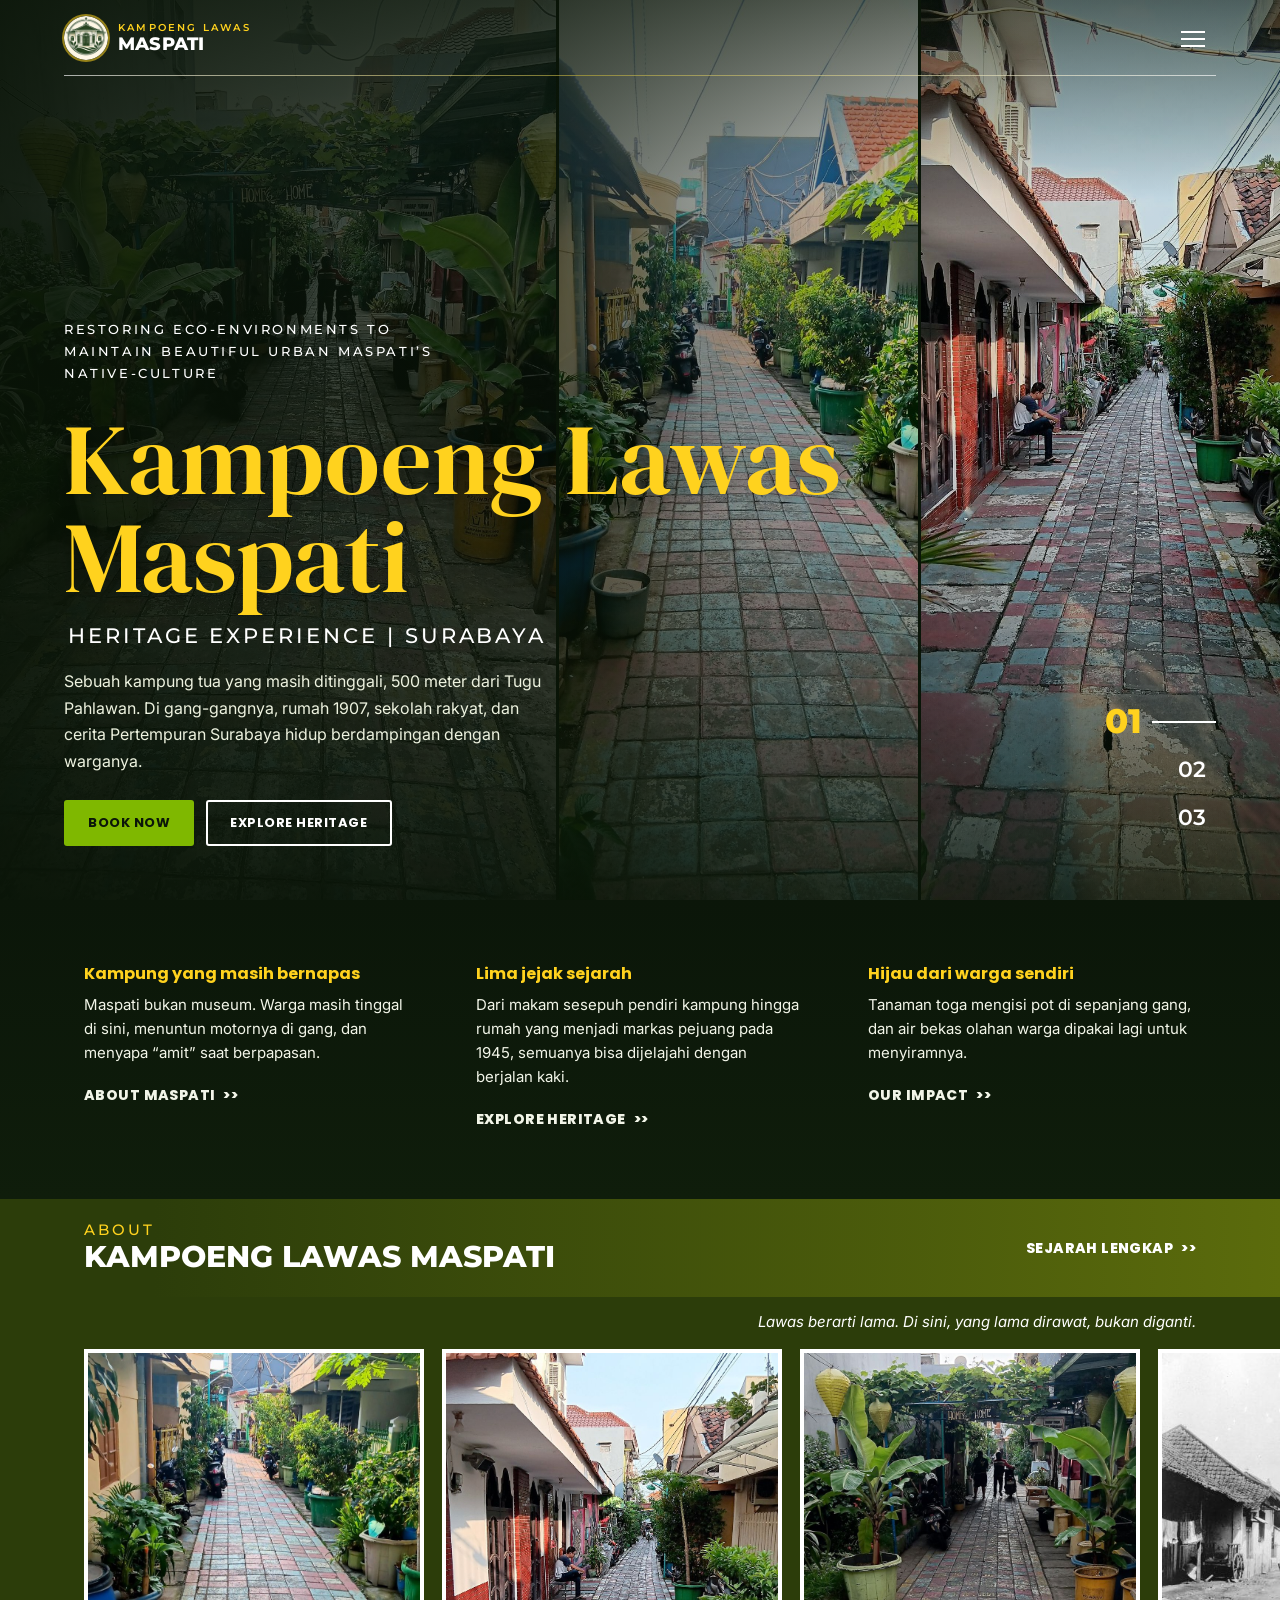
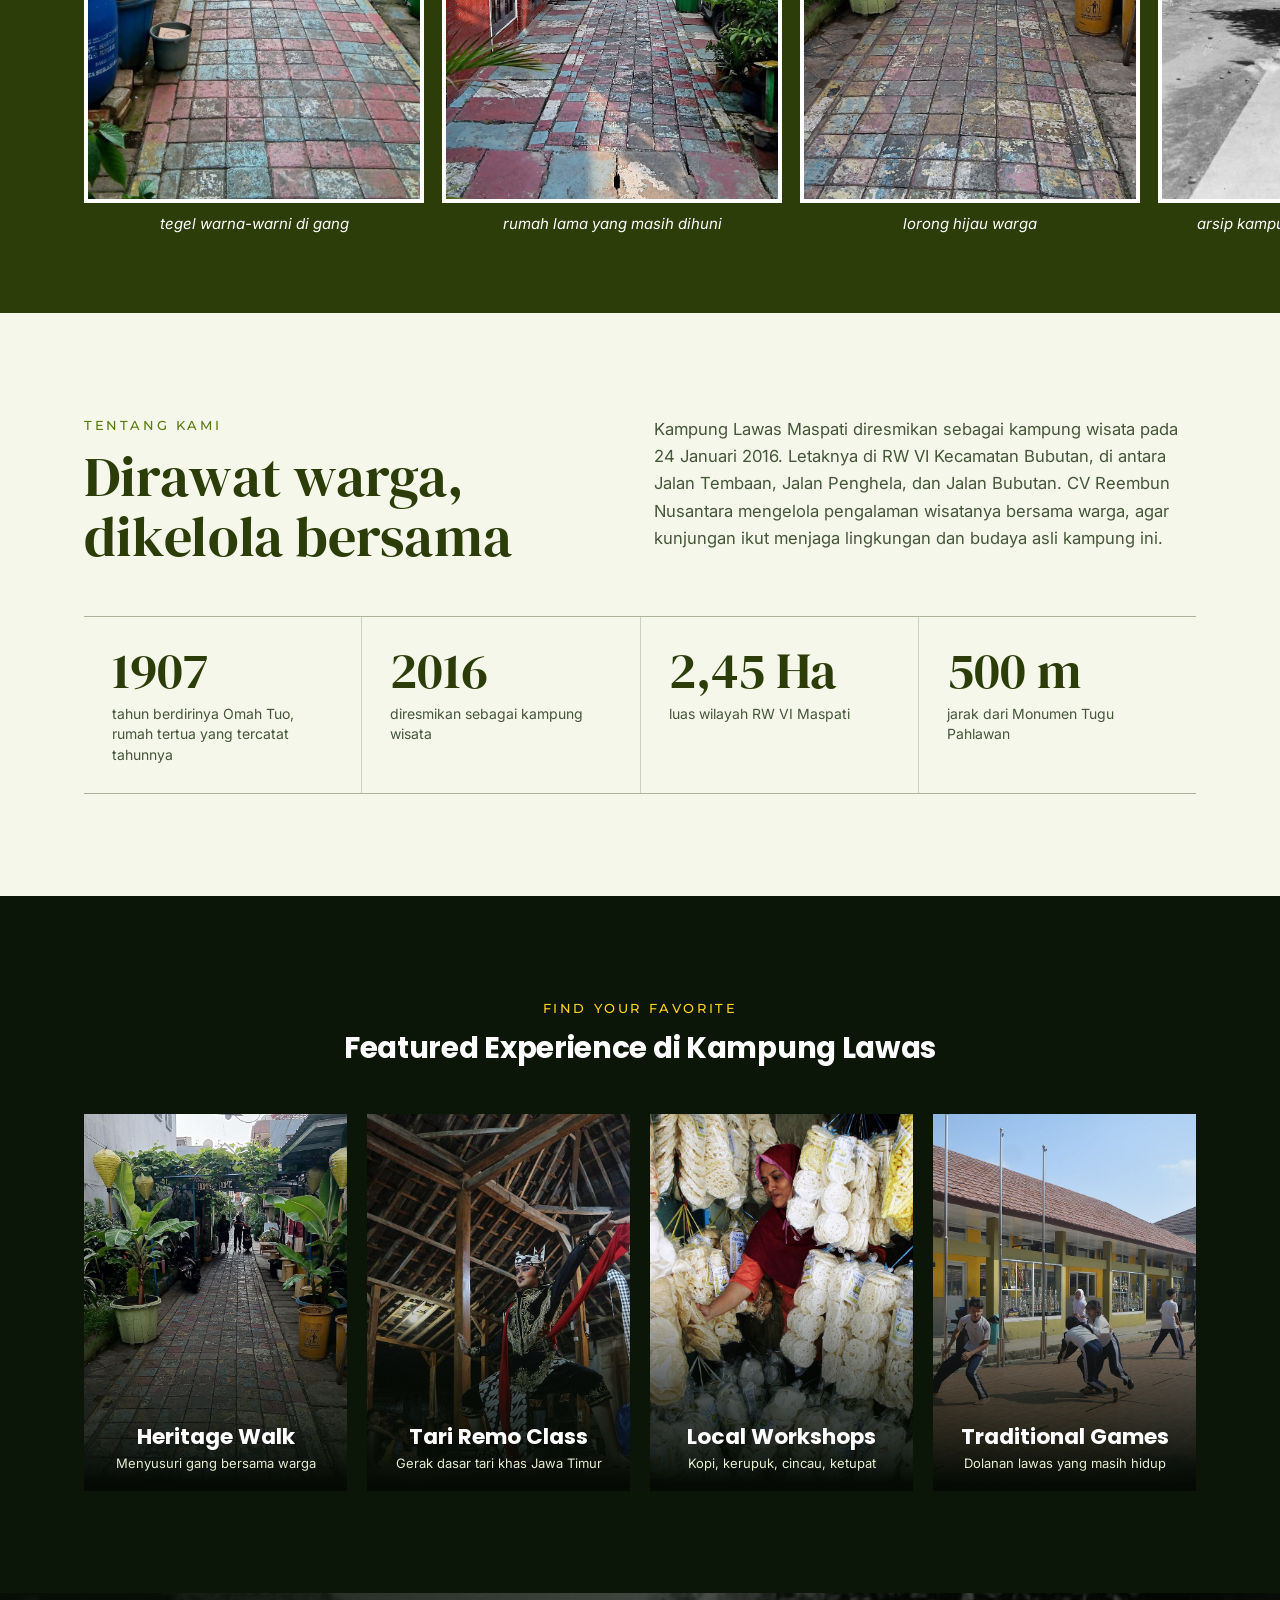
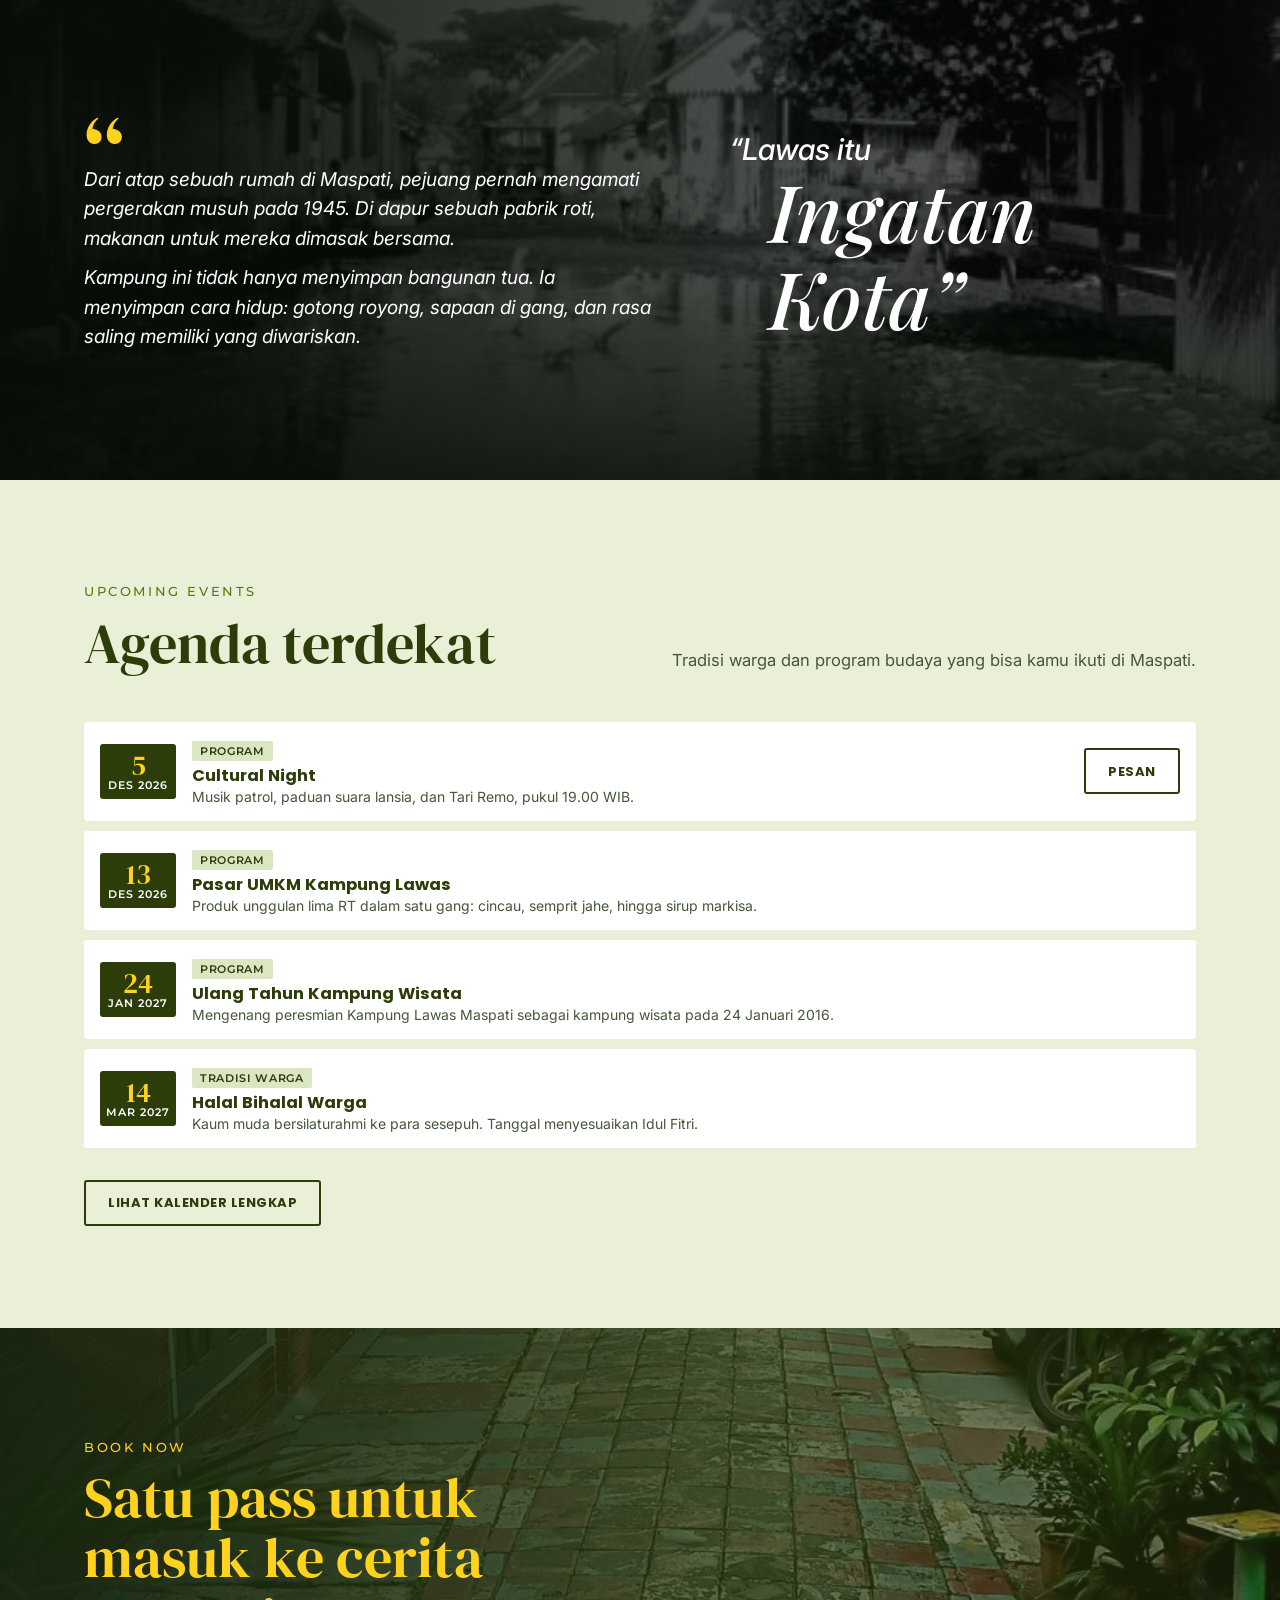
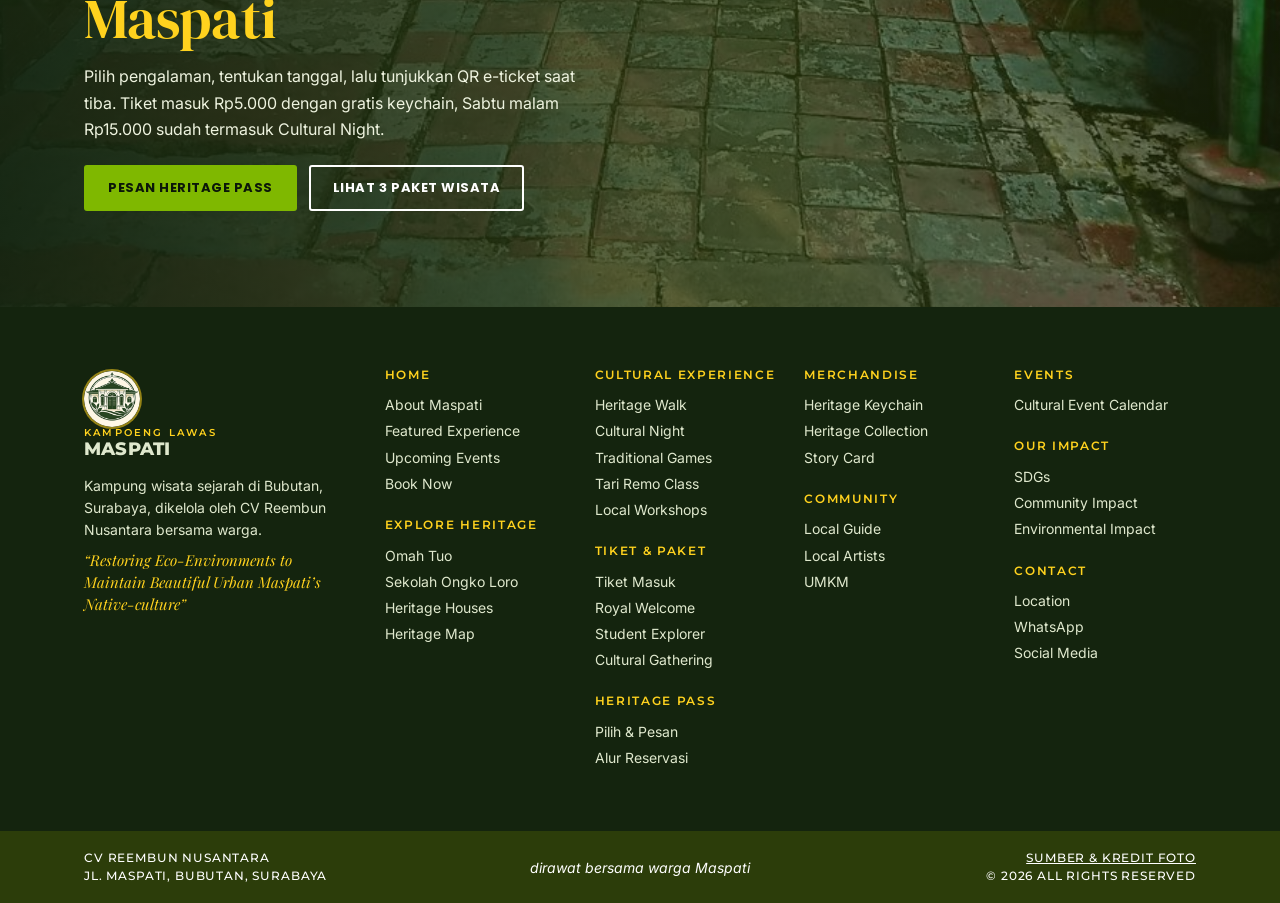
<file: index.html>
<!doctype html>
<html lang="id">
<head>
<meta charset="utf-8">
<meta name="viewport" content="width=device-width, initial-scale=1">
<title>Kampoeng Lawas Maspati | Heritage Experience Surabaya</title>
<meta name="description" content="Kampung wisata sejarah di jantung Surabaya, dikelola CV Reembun Nusantara. Jelajahi Omah Tuo, Sekolah Ongko Loro, dan budaya warga Maspati.">
<link rel="icon" href="assets/favicon.png" type="image/png">
<link rel="apple-touch-icon" href="assets/logo.png">
<link rel="preconnect" href="https://fonts.googleapis.com">
<link rel="preconnect" href="https://fonts.gstatic.com" crossorigin>
<link href="https://fonts.googleapis.com/css2?family=DM+Serif+Display&family=Inter:ital,wght@0,400;0,600;1,400;1,500&family=Montserrat:wght@400;500;600;700;800&family=Playfair+Display:ital,wght@1,500&family=Poppins:wght@600;700;800&display=swap" rel="stylesheet">
<link rel="stylesheet" href="css/style.css">
<script>document.documentElement.classList.add("js")</script>
</head>
<body>
<a class="skip" href="#isi">Lewati ke isi</a>
<header class="site-header">
  <div class="header-in">
    <a class="brand" href="index.html" aria-label="Kampoeng Lawas Maspati, beranda"><img class="brand-logo" src="assets/logo.png" alt="" width="44" height="44"><span><small>Kampoeng Lawas</small><b>Maspati</b></span></a>
    <button class="burger" type="button" aria-label="Buka menu" aria-expanded="false" aria-controls="nav"><span></span><span></span><span></span></button>
    <nav class="nav" id="nav" aria-label="Menu utama">
      <ul class="nav-list">
        <li class="nav-item"><a class="nav-link" href="index.html" aria-current="page">Home</a>
          <ul class="sub"><li><a href="index.html#about">About Maspati</a></li><li><a href="index.html#featured">Featured Experience</a></li><li><a href="index.html#upcoming">Upcoming Events</a></li><li><a href="index.html#book">Book Now</a></li></ul></li>
        <li class="nav-item"><a class="nav-link" href="explore.html">Explore Heritage</a>
          <ul class="sub"><li><a href="explore.html#omah-tuo">Omah Tuo</a></li><li><a href="explore.html#ongko-loro">Sekolah Ongko Loro</a></li><li><a href="explore.html#houses">Heritage Houses</a></li><li><a href="explore.html#map">Heritage Map</a></li></ul></li>
        <li class="nav-item"><a class="nav-link" href="experience.html">Cultural Experience</a>
          <ul class="sub"><li><a href="experience.html#walk">Heritage Walk</a></li><li><a href="experience.html#night">Cultural Night</a></li><li><a href="experience.html#games">Traditional Games</a></li><li><a href="experience.html#remo">Tari Remo Class</a></li><li><a href="experience.html#workshops">Local Workshops</a></li></ul></li>
        <li class="nav-item"><a class="nav-link" href="paket.html">Tiket &amp; Paket</a>
          <ul class="sub"><li><a href="paket.html#tiket">Tiket Masuk</a></li><li><a href="paket.html#royal">Royal Welcome</a></li><li><a href="paket.html#student">Student Explorer</a></li><li><a href="paket.html#gathering">Cultural Gathering</a></li></ul></li>
        <li class="nav-item"><a class="nav-link" href="pass.html">Heritage Pass</a>
          <ul class="sub"><li><a href="pass.html#booking">Pilih & Pesan</a></li><li><a href="pass.html#alur">Alur Reservasi</a></li></ul></li>
        <li class="nav-item"><a class="nav-link" href="merchandise.html">Merchandise</a>
          <ul class="sub"><li><a href="merchandise.html#keychain">Heritage Keychain</a></li><li><a href="merchandise.html#collection">Heritage Collection</a></li><li><a href="merchandise.html#story">Story Card</a></li></ul></li>
        <li class="nav-item"><a class="nav-link" href="community.html">Community</a>
          <ul class="sub"><li><a href="community.html#guide">Local Guide</a></li><li><a href="community.html#artists">Local Artists</a></li><li><a href="community.html#umkm">UMKM</a></li></ul></li>
        <li class="nav-item"><a class="nav-link" href="events.html">Events</a>
          <ul class="sub"><li><a href="events.html#calendar">Cultural Event Calendar</a></li></ul></li>
        <li class="nav-item"><a class="nav-link" href="impact.html">Our Impact</a>
          <ul class="sub"><li><a href="impact.html#sdgs">SDGs</a></li><li><a href="impact.html#community">Community Impact</a></li><li><a href="impact.html#environment">Environmental Impact</a></li></ul></li>
        <li class="nav-item"><a class="nav-link" href="contact.html">Contact</a>
          <ul class="sub"><li><a href="contact.html#location">Location</a></li><li><a href="contact.html#whatsapp">WhatsApp</a></li><li><a href="contact.html#social">Social Media</a></li></ul></li>
      </ul>
    </nav>
    <a class="btn btn--lime header-cta" href="pass.html">Book Now</a>
  </div>
</header>
<main id="isi">
<section class="hero">
  <div class="hero-panels" aria-hidden="true">
    <div class="hp is-active"><img src="assets/img/maspati-3.jpg" alt="" style="object-position:50% 62%"></div>
    <div class="hp"><img src="assets/img/maspati-1.jpg" alt="" style="object-position:50% 60%"></div>
    <div class="hp"><img src="assets/img/maspati-2.jpg" alt="" style="object-position:50% 60%"></div>
  </div>
  <div class="hero-body">
    <div>
      <p class="eyebrow">Restoring Eco-Environments to Maintain Beautiful Urban Maspati’s Native-culture</p>
      <h1><span>Kampoeng Lawas</span><span>Maspati</span></h1>
      <p class="hero-sub">Heritage Experience | Surabaya</p>
      <p class="hero-txt">Sebuah kampung tua yang masih ditinggali, 500 meter dari Tugu Pahlawan. Di gang-gangnya, rumah 1907, sekolah rakyat, dan cerita Pertempuran Surabaya hidup berdampingan dengan warganya.</p>
      <div class="btns"><a class="btn btn--lime" href="pass.html">Book Now</a><a class="btn btn--line" href="explore.html">Explore Heritage</a></div>
    </div>
    <div class="hero-index" role="group" aria-label="Pilih foto gang">
      <button type="button">01</button><button type="button">02</button><button type="button">03</button>
    </div>
  </div>
</section>

<section class="trio"><div class="wrap trio-grid">
  <div class="reveal"><h2>Kampung yang masih bernapas</h2><p>Maspati bukan museum. Warga masih tinggal di sini, menuntun motornya di gang, dan menyapa “amit” saat berpapasan.</p><a class="swipe" href="#about">About Maspati</a></div>
  <div class="reveal"><h2>Lima jejak sejarah</h2><p>Dari makam sesepuh pendiri kampung hingga rumah yang menjadi markas pejuang pada 1945, semuanya bisa dijelajahi dengan berjalan kaki.</p><a class="swipe" href="explore.html">Explore Heritage</a></div>
  <div class="reveal"><h2>Hijau dari warga sendiri</h2><p>Tanaman toga mengisi pot di sepanjang gang, dan air bekas olahan warga dipakai lagi untuk menyiramnya.</p><a class="swipe" href="impact.html">Our Impact</a></div>
</div></section>

<section class="band" id="about">
  <div class="band-head"><div class="wrap">
    <div><small>About</small><strong>KAMPOENG LAWAS MASPATI</strong></div>
    <a class="swipe" href="explore.html">Sejarah lengkap</a>
  </div></div>
  <div class="wrap"><p class="band-tag caption-it">Lawas berarti lama. Di sini, yang lama dirawat, bukan diganti.</p></div>
  <div class="photo-strip" tabindex="0" aria-label="Galeri foto gang Maspati">
    <figure><div class="frame"><img src="assets/img/maspati-1.jpg" alt="Gang Maspati dengan lantai tegel warna-warni dan deretan pot hijau" loading="lazy" style="object-position:50% 70%"></div><figcaption class="caption-it">tegel warna-warni di gang</figcaption></figure>
    <figure><div class="frame"><img src="assets/img/maspati-2.jpg" alt="Rumah lama berdinding merah muda di sisi gang Maspati" loading="lazy" style="object-position:50% 40%"></div><figcaption class="caption-it">rumah lama yang masih dihuni</figcaption></figure>
    <figure><div class="frame"><img src="assets/img/maspati-3.jpg" alt="Lorong hijau dengan tanaman pisang hias di Maspati" loading="lazy" style="object-position:50% 60%"></div><figcaption class="caption-it">lorong hijau warga</figcaption></figure>
    <figure><div class="frame"><img src="assets/img/kampung-lama.jpg" alt="Foto arsip jalan kampung di Surabaya masa lalu" loading="lazy"></div><figcaption class="caption-it">arsip kampung Surabaya tempo dulu</figcaption></figure>
  </div>
</section>

<section class="sec sec--light"><div class="wrap">
  <div class="grid-2" style="margin-bottom:clamp(28px,4vw,48px)">
    <div class="reveal"><p class="eyebrow">Tentang kami</p><h2 class="title mt" style="margin-top:12px">Dirawat warga, dikelola bersama</h2></div>
    <div class="reveal"><p class="lead">Kampung Lawas Maspati diresmikan sebagai kampung wisata pada 24 Januari 2016. Letaknya di RW VI Kecamatan Bubutan, di antara Jalan Tembaan, Jalan Penghela, dan Jalan Bubutan. CV Reembun Nusantara mengelola pengalaman wisatanya bersama warga, agar kunjungan ikut menjaga lingkungan dan budaya asli kampung ini.</p></div>
  </div>
  <div class="stats reveal">
    <div class="stat"><b>1907</b><span>tahun berdirinya Omah Tuo, rumah tertua yang tercatat tahunnya</span></div>
    <div class="stat"><b>2016</b><span>diresmikan sebagai kampung wisata</span></div>
    <div class="stat"><b>2,45 Ha</b><span>luas wilayah RW VI Maspati</span></div>
    <div class="stat"><b>500 m</b><span>jarak dari Monumen Tugu Pahlawan</span></div>
  </div>
</div></section>

<section class="sec sec--dark" id="featured"><div class="wrap">
  <div class="sec-head" style="text-align:center;justify-items:center"><p class="eyebrow">Find your favorite</p><h2 class="subtitle">Featured Experience di Kampung Lawas</h2></div>
  <div class="places">
    <a class="place reveal" href="experience.html#walk"><img src="assets/img/maspati-3.jpg" alt="Gang Maspati yang rimbun oleh pot tanaman" loading="lazy"><div><h3>Heritage Walk</h3><p>Menyusuri gang bersama warga</p></div></a>
    <a class="place reveal" href="experience.html#remo"><img src="assets/img/tari-remo.jpg" alt="Penari Remo di atas panggung pendopo" loading="lazy"><div><h3>Tari Remo Class</h3><p>Gerak dasar tari khas Jawa Timur</p></div></a>
    <a class="place reveal" href="experience.html#workshops"><img src="assets/img/kerupuk.jpg" alt="Kerupuk pasir aneka warna yang digantung" loading="lazy"><div><h3>Local Workshops</h3><p>Kopi, kerupuk, cincau, ketupat</p></div></a>
    <a class="place reveal" href="experience.html#games"><img src="assets/img/gobak-sodor.jpg" alt="Anak-anak bermain gobak sodor di halaman" loading="lazy"><div><h3>Traditional Games</h3><p>Dolanan lawas yang masih hidup</p></div></a>
  </div>
</div></section>

<section class="quote">
  <img src="assets/img/kampung-lama-2.jpg" alt="" loading="lazy">
  <div class="wrap quote-in">
    <div class="reveal">
      <div class="quote-mark" aria-hidden="true">“</div>
      <p class="quote-txt">Dari atap sebuah rumah di Maspati, pejuang pernah mengamati pergerakan musuh pada 1945. Di dapur sebuah pabrik roti, makanan untuk mereka dimasak bersama.</p>
      <p class="quote-txt">Kampung ini tidak hanya menyimpan bangunan tua. Ia menyimpan cara hidup: gotong royong, sapaan di gang, dan rasa saling memiliki yang diwariskan.</p>
    </div>
    <p class="quote-big reveal">“Lawas itu<em>Ingatan Kota”</em></p>
  </div>
</section>

<section class="sec sec--sage" id="upcoming"><div class="wrap">
  <div class="sec-head sec-head--split">
  <p class="eyebrow">Upcoming events</p>
  <h2 class="title">Agenda terdekat</h2>
  <p class="lead">Tradisi warga dan program budaya yang bisa kamu ikuti di Maspati.</p>
</div>
  <ul class="ev-list" data-upcoming="4"></ul>
  <p class="mt"><a class="btn btn--ghost" href="events.html">Lihat kalender lengkap</a></p>
</div></section>

<section class="cta" id="book">
  <img src="assets/img/maspati-2.jpg" alt="" loading="lazy">
  <div class="wrap reveal">
    <p class="eyebrow" style="color:var(--gold);margin-bottom:10px">Book now</p>
    <h2 class="title">Satu pass untuk masuk ke cerita Maspati</h2>
    <p>Pilih pengalaman, tentukan tanggal, lalu tunjukkan QR e-ticket saat tiba. Tiket masuk Rp5.000 dengan gratis keychain, Sabtu malam Rp15.000 sudah termasuk Cultural Night.</p>
    <div class="btns"><a class="btn btn--lime" href="pass.html">Pesan Heritage Pass</a><a class="btn btn--line" href="paket.html">Lihat 3 paket wisata</a></div>
  </div>
</section>
</main>
<footer>
  <div class="foot-map"><div class="wrap foot-grid">
    <div class="foot-brand">
      <a class="brand" href="index.html" aria-label="Beranda"><img class="brand-logo" src="assets/logo.png" alt="" width="44" height="44"><span><small>Kampoeng Lawas</small><b>Maspati</b></span></a>
      <p>Kampung wisata sejarah di Bubutan, Surabaya, dikelola oleh CV Reembun Nusantara bersama warga.</p>
      <em>“Restoring Eco-Environments to Maintain Beautiful Urban Maspati’s Native-culture”</em>
    </div>
    <div><h2>Home</h2><a href="index.html#about">About Maspati</a><a href="index.html#featured">Featured Experience</a><a href="index.html#upcoming">Upcoming Events</a><a href="index.html#book">Book Now</a><h2>Explore Heritage</h2><a href="explore.html#omah-tuo">Omah Tuo</a><a href="explore.html#ongko-loro">Sekolah Ongko Loro</a><a href="explore.html#houses">Heritage Houses</a><a href="explore.html#map">Heritage Map</a></div>
    <div><h2>Cultural Experience</h2><a href="experience.html#walk">Heritage Walk</a><a href="experience.html#night">Cultural Night</a><a href="experience.html#games">Traditional Games</a><a href="experience.html#remo">Tari Remo Class</a><a href="experience.html#workshops">Local Workshops</a><h2>Tiket &amp; Paket</h2><a href="paket.html#tiket">Tiket Masuk</a><a href="paket.html#royal">Royal Welcome</a><a href="paket.html#student">Student Explorer</a><a href="paket.html#gathering">Cultural Gathering</a><h2>Heritage Pass</h2><a href="pass.html#booking">Pilih & Pesan</a><a href="pass.html#alur">Alur Reservasi</a></div>
    <div><h2>Merchandise</h2><a href="merchandise.html#keychain">Heritage Keychain</a><a href="merchandise.html#collection">Heritage Collection</a><a href="merchandise.html#story">Story Card</a><h2>Community</h2><a href="community.html#guide">Local Guide</a><a href="community.html#artists">Local Artists</a><a href="community.html#umkm">UMKM</a></div>
    <div><h2>Events</h2><a href="events.html#calendar">Cultural Event Calendar</a><h2>Our Impact</h2><a href="impact.html#sdgs">SDGs</a><a href="impact.html#community">Community Impact</a><a href="impact.html#environment">Environmental Impact</a><h2>Contact</h2><a href="contact.html#location">Location</a><a href="contact.html#whatsapp">WhatsApp</a><a href="contact.html#social">Social Media</a></div>
  </div></div>
  <div class="foot-bar"><div class="wrap">
    <p>CV REEMBUN NUSANTARA<br>JL. MASPATI, BUBUTAN, SURABAYA</p>
    <p>dirawat bersama warga Maspati</p>
    <p><a href="credits.html">SUMBER &amp; KREDIT FOTO</a><br>© 2026 ALL RIGHTS RESERVED</p>
  </div></div>
</footer>
<script src="js/config.js"></script>
<script src="js/main.js"></script>
</body>
</html>
</file>
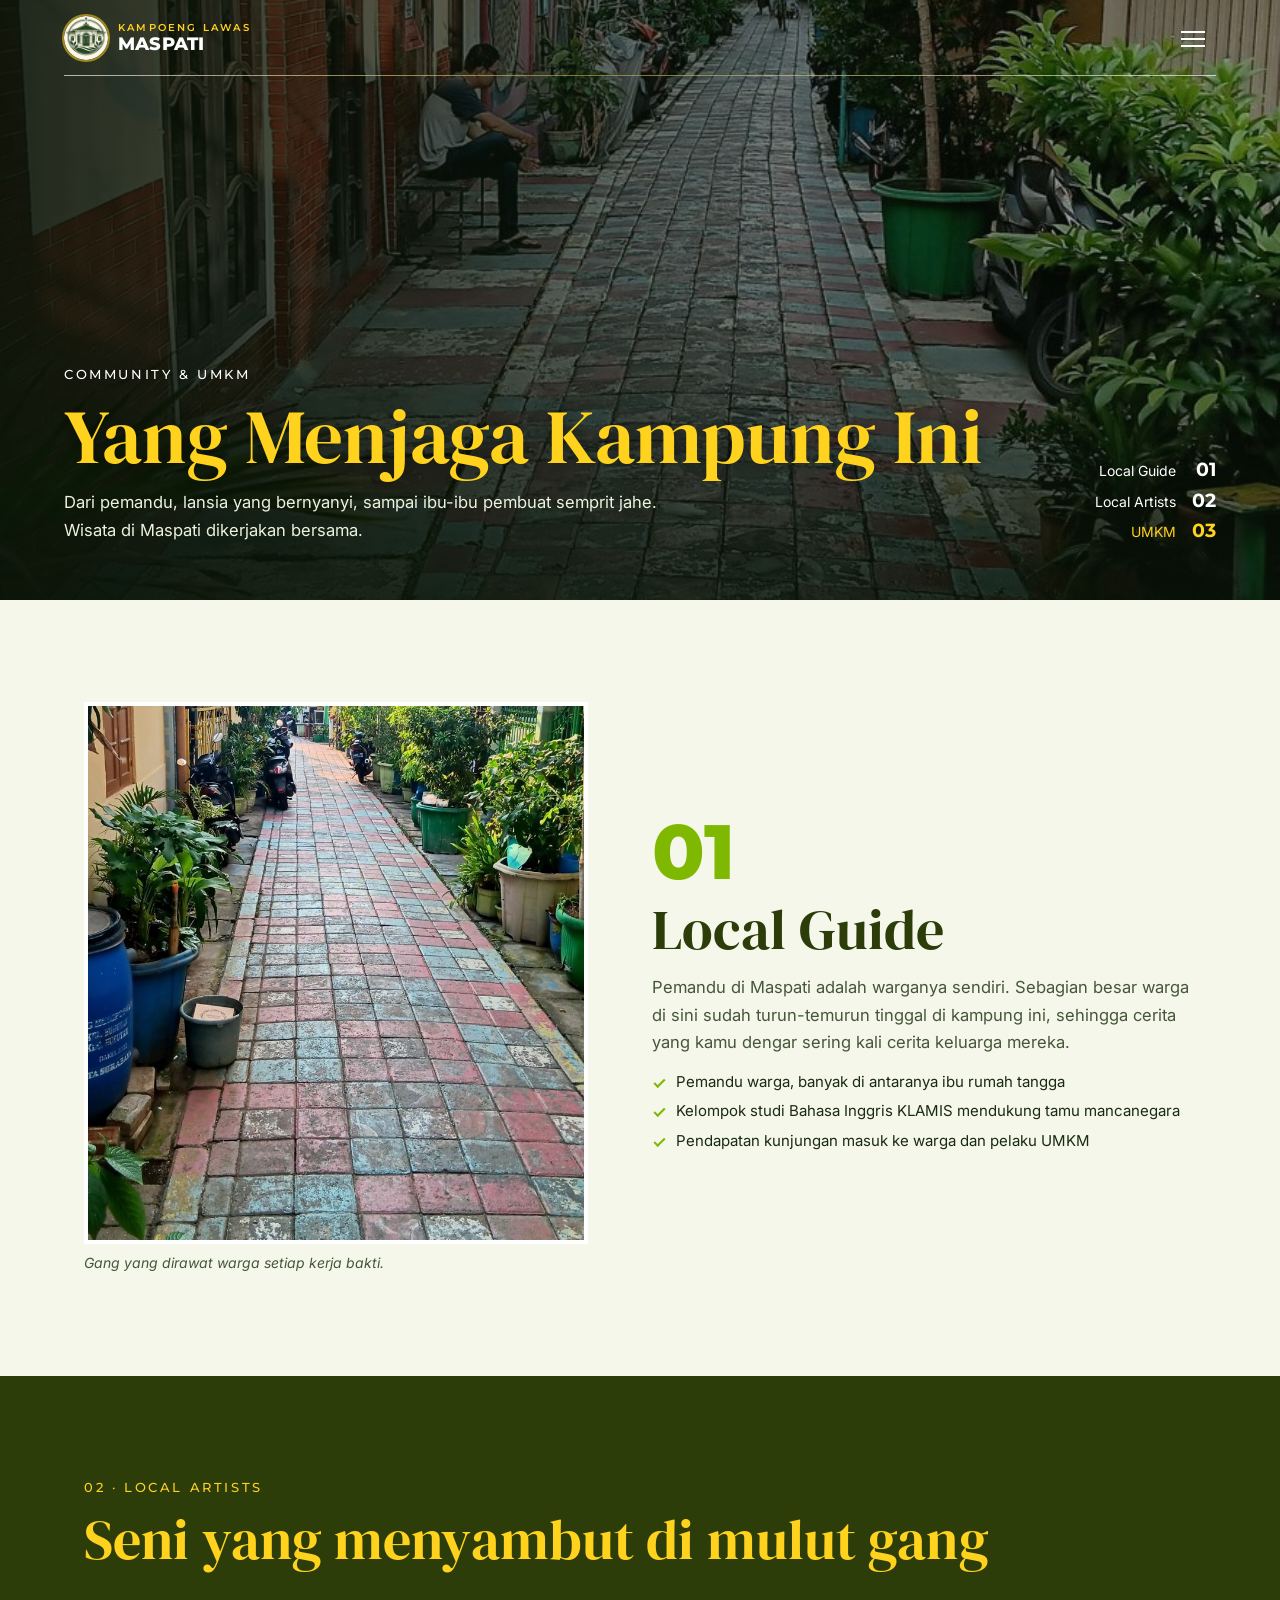
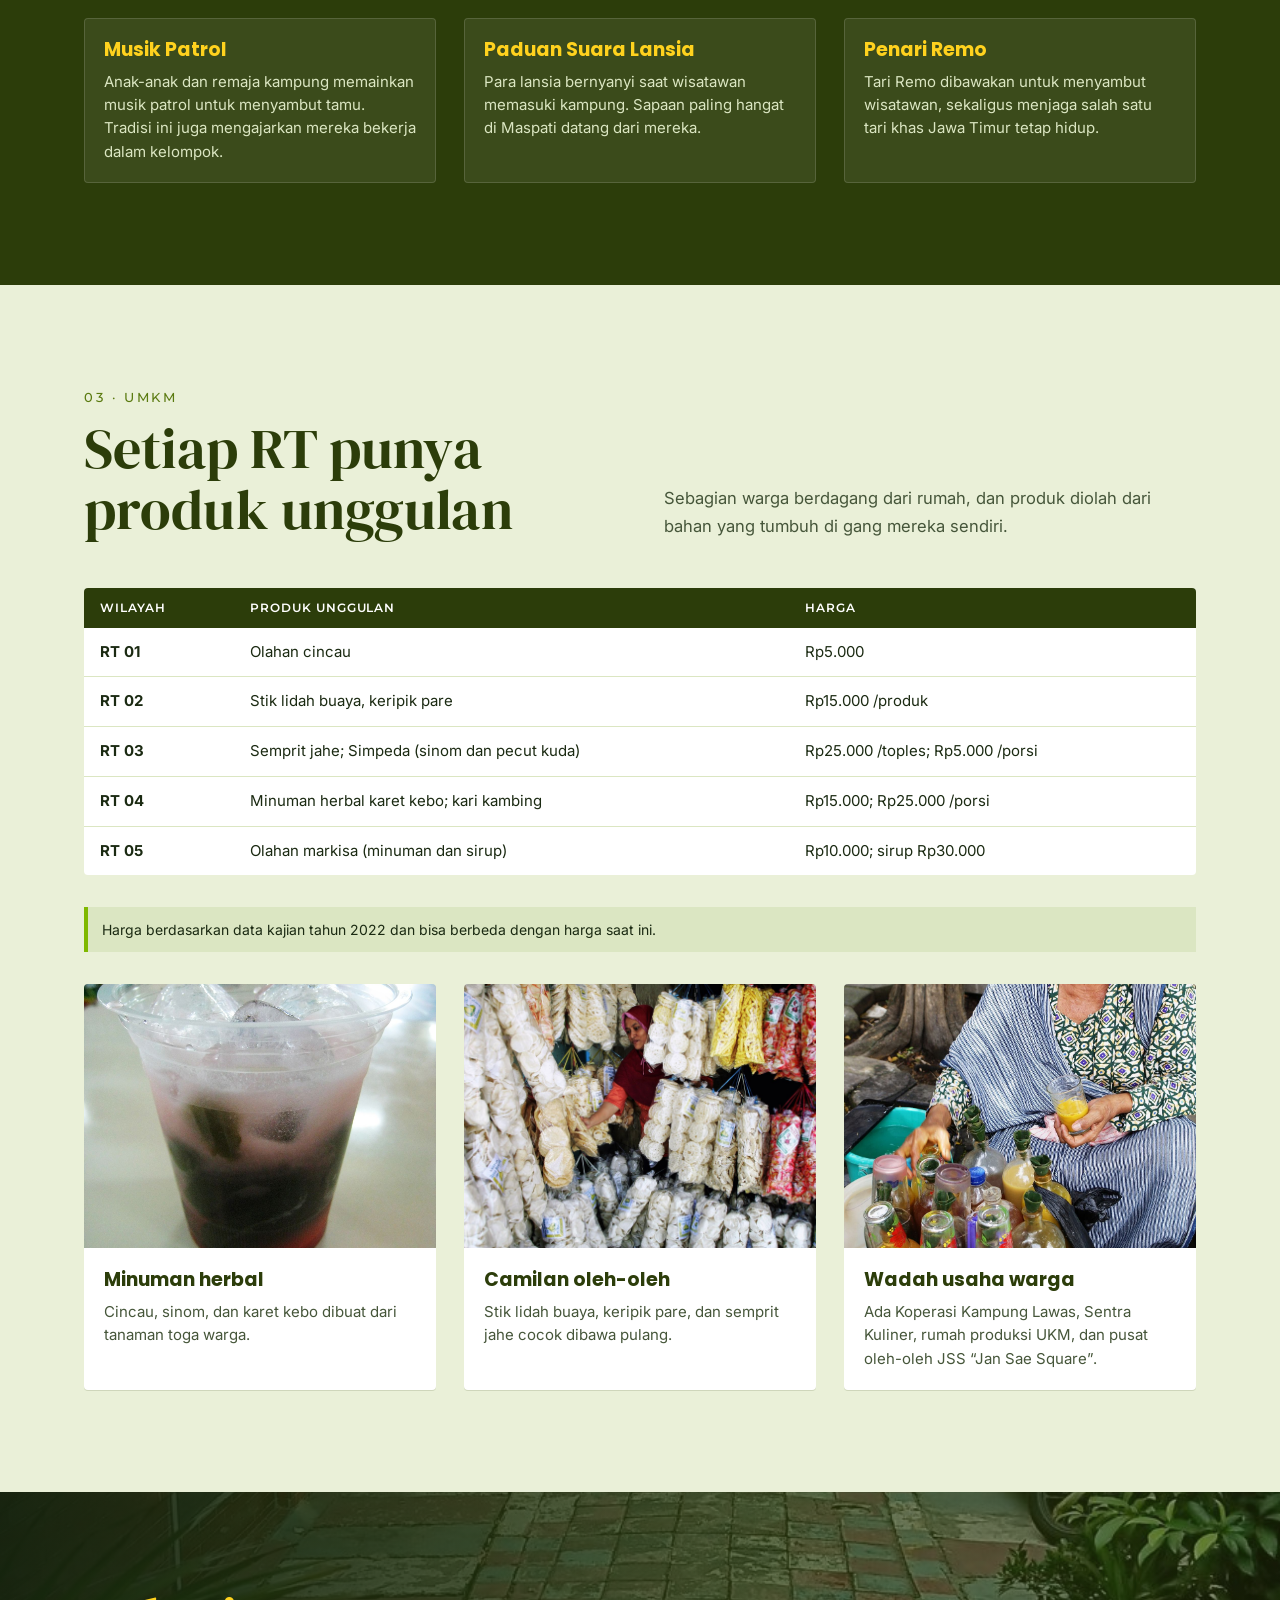
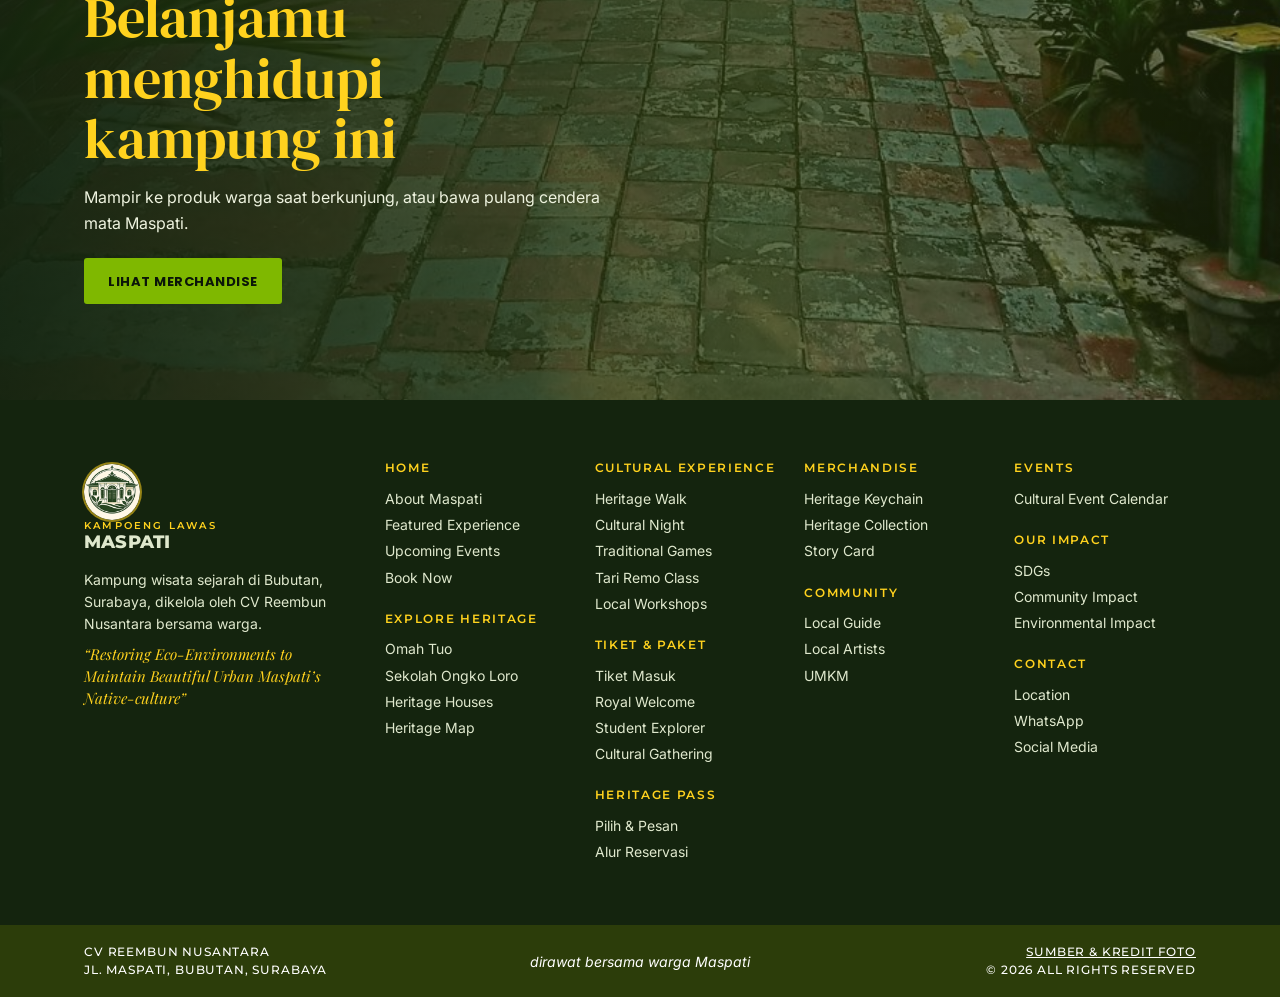
<file: community.html>
<!doctype html>
<html lang="id">
<head>
<meta charset="utf-8">
<meta name="viewport" content="width=device-width, initial-scale=1">
<title>Community & UMKM | Kampoeng Lawas Maspati</title>
<meta name="description" content="Pemandu warga, seniman lokal, dan produk UMKM unggulan setiap RT di Kampung Lawas Maspati.">
<link rel="icon" href="assets/favicon.png" type="image/png">
<link rel="apple-touch-icon" href="assets/logo.png">
<link rel="preconnect" href="https://fonts.googleapis.com">
<link rel="preconnect" href="https://fonts.gstatic.com" crossorigin>
<link href="https://fonts.googleapis.com/css2?family=DM+Serif+Display&family=Inter:ital,wght@0,400;0,600;1,400;1,500&family=Montserrat:wght@400;500;600;700;800&family=Playfair+Display:ital,wght@1,500&family=Poppins:wght@600;700;800&display=swap" rel="stylesheet">
<link rel="stylesheet" href="css/style.css">
<script>document.documentElement.classList.add("js")</script>
</head>
<body>
<a class="skip" href="#isi">Lewati ke isi</a>
<header class="site-header">
  <div class="header-in">
    <a class="brand" href="index.html" aria-label="Kampoeng Lawas Maspati, beranda"><img class="brand-logo" src="assets/logo.png" alt="" width="44" height="44"><span><small>Kampoeng Lawas</small><b>Maspati</b></span></a>
    <button class="burger" type="button" aria-label="Buka menu" aria-expanded="false" aria-controls="nav"><span></span><span></span><span></span></button>
    <nav class="nav" id="nav" aria-label="Menu utama">
      <ul class="nav-list">
        <li class="nav-item"><a class="nav-link" href="index.html">Home</a>
          <ul class="sub"><li><a href="index.html#about">About Maspati</a></li><li><a href="index.html#featured">Featured Experience</a></li><li><a href="index.html#upcoming">Upcoming Events</a></li><li><a href="index.html#book">Book Now</a></li></ul></li>
        <li class="nav-item"><a class="nav-link" href="explore.html">Explore Heritage</a>
          <ul class="sub"><li><a href="explore.html#omah-tuo">Omah Tuo</a></li><li><a href="explore.html#ongko-loro">Sekolah Ongko Loro</a></li><li><a href="explore.html#houses">Heritage Houses</a></li><li><a href="explore.html#map">Heritage Map</a></li></ul></li>
        <li class="nav-item"><a class="nav-link" href="experience.html">Cultural Experience</a>
          <ul class="sub"><li><a href="experience.html#walk">Heritage Walk</a></li><li><a href="experience.html#night">Cultural Night</a></li><li><a href="experience.html#games">Traditional Games</a></li><li><a href="experience.html#remo">Tari Remo Class</a></li><li><a href="experience.html#workshops">Local Workshops</a></li></ul></li>
        <li class="nav-item"><a class="nav-link" href="paket.html">Tiket &amp; Paket</a>
          <ul class="sub"><li><a href="paket.html#tiket">Tiket Masuk</a></li><li><a href="paket.html#royal">Royal Welcome</a></li><li><a href="paket.html#student">Student Explorer</a></li><li><a href="paket.html#gathering">Cultural Gathering</a></li></ul></li>
        <li class="nav-item"><a class="nav-link" href="pass.html">Heritage Pass</a>
          <ul class="sub"><li><a href="pass.html#booking">Pilih & Pesan</a></li><li><a href="pass.html#alur">Alur Reservasi</a></li></ul></li>
        <li class="nav-item"><a class="nav-link" href="merchandise.html">Merchandise</a>
          <ul class="sub"><li><a href="merchandise.html#keychain">Heritage Keychain</a></li><li><a href="merchandise.html#collection">Heritage Collection</a></li><li><a href="merchandise.html#story">Story Card</a></li></ul></li>
        <li class="nav-item"><a class="nav-link" href="community.html" aria-current="page">Community</a>
          <ul class="sub"><li><a href="community.html#guide">Local Guide</a></li><li><a href="community.html#artists">Local Artists</a></li><li><a href="community.html#umkm">UMKM</a></li></ul></li>
        <li class="nav-item"><a class="nav-link" href="events.html">Events</a>
          <ul class="sub"><li><a href="events.html#calendar">Cultural Event Calendar</a></li></ul></li>
        <li class="nav-item"><a class="nav-link" href="impact.html">Our Impact</a>
          <ul class="sub"><li><a href="impact.html#sdgs">SDGs</a></li><li><a href="impact.html#community">Community Impact</a></li><li><a href="impact.html#environment">Environmental Impact</a></li></ul></li>
        <li class="nav-item"><a class="nav-link" href="contact.html">Contact</a>
          <ul class="sub"><li><a href="contact.html#location">Location</a></li><li><a href="contact.html#whatsapp">WhatsApp</a></li><li><a href="contact.html#social">Social Media</a></li></ul></li>
      </ul>
    </nav>
    <a class="btn btn--lime header-cta" href="pass.html">Book Now</a>
  </div>
</header>
<main id="isi">
<section class="phero">
  <img src="assets/img/maspati-2.jpg" alt="" style="object-position:50% 55%">
  <div class="wrap phero-in">
    <div>
      <p class="eyebrow">Community &amp; UMKM</p>
      <h1>Yang Menjaga Kampung Ini</h1>
      <p class="lead">Dari pemandu, lansia yang bernyanyi, sampai ibu-ibu pembuat semprit jahe. Wisata di Maspati dikerjakan bersama.</p>
    </div>
    <nav class="pidx" aria-label="Isi halaman"><a href="#guide"><span>Local Guide</span><b>01</b></a><a href="#artists"><span>Local Artists</span><b>02</b></a><a href="#umkm"><span>UMKM</span><b>03</b></a></nav>
  </div>
</section>

<section class="sec sec--light" id="guide"><div class="wrap feature">
  <figure class="feature-img reveal"><img src="assets/img/maspati-1.jpg" alt="Gang Maspati yang teduh" loading="lazy" style="object-position:50% 75%"><figcaption>Gang yang dirawat warga setiap kerja bakti.</figcaption></figure>
  <div class="feature-txt reveal">
    <span class="feature-num">01</span>
    <h2 class="title">Local Guide</h2>
    <p class="lead">Pemandu di Maspati adalah warganya sendiri. Sebagian besar warga di sini sudah turun-temurun tinggal di kampung ini, sehingga cerita yang kamu dengar sering kali cerita keluarga mereka.</p>
    <ul class="check"><li>Pemandu warga, banyak di antaranya ibu rumah tangga</li><li>Kelompok studi Bahasa Inggris KLAMIS mendukung tamu mancanegara</li><li>Pendapatan kunjungan masuk ke warga dan pelaku UMKM</li></ul>
  </div>
</div></section>

<section class="sec sec--moss" id="artists"><div class="wrap">
  <div class="sec-head">
  <p class="eyebrow">02 · Local artists</p>
  <h2 class="title">Seni yang menyambut di mulut gang</h2>
  
</div>
  <div class="grid-3">
    <article class="card reveal"><div class="bd"><h3>Musik Patrol</h3><p>Anak-anak dan remaja kampung memainkan musik patrol untuk menyambut tamu. Tradisi ini juga mengajarkan mereka bekerja dalam kelompok.</p></div></article>
    <article class="card reveal"><div class="bd"><h3>Paduan Suara Lansia</h3><p>Para lansia bernyanyi saat wisatawan memasuki kampung. Sapaan paling hangat di Maspati datang dari mereka.</p></div></article>
    <article class="card reveal"><div class="bd"><h3>Penari Remo</h3><p>Tari Remo dibawakan untuk menyambut wisatawan, sekaligus menjaga salah satu tari khas Jawa Timur tetap hidup.</p></div></article>
  </div>
</div></section>

<section class="sec sec--sage" id="umkm"><div class="wrap">
  <div class="sec-head sec-head--split">
  <p class="eyebrow">03 · UMKM</p>
  <h2 class="title">Setiap RT punya produk unggulan</h2>
  <p class="lead">Sebagian warga berdagang dari rumah, dan produk diolah dari bahan yang tumbuh di gang mereka sendiri.</p>
</div>
  <div class="table-wrap reveal"><table>
    <thead><tr><th scope="col">Wilayah</th><th scope="col">Produk unggulan</th><th scope="col">Harga</th></tr></thead>
    <tbody><tr><td><b>RT 01</b></td><td>Olahan cincau</td><td>Rp5.000</td></tr><tr><td><b>RT 02</b></td><td>Stik lidah buaya, keripik pare</td><td>Rp15.000 /produk</td></tr><tr><td><b>RT 03</b></td><td>Semprit jahe; Simpeda (sinom dan pecut kuda)</td><td>Rp25.000 /toples; Rp5.000 /porsi</td></tr><tr><td><b>RT 04</b></td><td>Minuman herbal karet kebo; kari kambing</td><td>Rp15.000; Rp25.000 /porsi</td></tr><tr><td><b>RT 05</b></td><td>Olahan markisa (minuman dan sirup)</td><td>Rp10.000; sirup Rp30.000</td></tr></tbody>
  </table></div>
  <p class="note mt">Harga berdasarkan data kajian tahun 2022 dan bisa berbeda dengan harga saat ini.</p>
  <div class="grid-3 mt">
    <article class="card reveal"><div class="ph"><img src="assets/img/cincau.jpg" alt="Es cincau dalam gelas plastik" loading="lazy" style="object-position:50% 60%"></div><div class="bd"><h3>Minuman herbal</h3><p>Cincau, sinom, dan karet kebo dibuat dari tanaman toga warga.</p></div></article>
    <article class="card reveal"><div class="ph"><img src="assets/img/kerupuk.jpg" alt="Aneka kerupuk di toko oleh-oleh" loading="lazy"></div><div class="bd"><h3>Camilan oleh-oleh</h3><p>Stik lidah buaya, keripik pare, dan semprit jahe cocok dibawa pulang.</p></div></article>
    <article class="card reveal"><div class="ph"><img src="assets/img/jamu.jpg" alt="Penjual jamu dengan botol-botol warna-warni" loading="lazy" style="object-position:50% 72%"></div><div class="bd"><h3>Wadah usaha warga</h3><p>Ada Koperasi Kampung Lawas, Sentra Kuliner, rumah produksi UKM, dan pusat oleh-oleh JSS “Jan Sae Square”.</p></div></article>
  </div>
</div></section>

<section class="cta">
  <img src="assets/img/maspati-2.jpg" alt="" loading="lazy">
  <div class="wrap reveal">
    <h2 class="title">Belanjamu menghidupi kampung ini</h2>
    <p>Mampir ke produk warga saat berkunjung, atau bawa pulang cendera mata Maspati.</p>
    <a class="btn btn--lime" href="merchandise.html">Lihat merchandise</a>
  </div>
</section>
</main>
<footer>
  <div class="foot-map"><div class="wrap foot-grid">
    <div class="foot-brand">
      <a class="brand" href="index.html" aria-label="Beranda"><img class="brand-logo" src="assets/logo.png" alt="" width="44" height="44"><span><small>Kampoeng Lawas</small><b>Maspati</b></span></a>
      <p>Kampung wisata sejarah di Bubutan, Surabaya, dikelola oleh CV Reembun Nusantara bersama warga.</p>
      <em>“Restoring Eco-Environments to Maintain Beautiful Urban Maspati’s Native-culture”</em>
    </div>
    <div><h2>Home</h2><a href="index.html#about">About Maspati</a><a href="index.html#featured">Featured Experience</a><a href="index.html#upcoming">Upcoming Events</a><a href="index.html#book">Book Now</a><h2>Explore Heritage</h2><a href="explore.html#omah-tuo">Omah Tuo</a><a href="explore.html#ongko-loro">Sekolah Ongko Loro</a><a href="explore.html#houses">Heritage Houses</a><a href="explore.html#map">Heritage Map</a></div>
    <div><h2>Cultural Experience</h2><a href="experience.html#walk">Heritage Walk</a><a href="experience.html#night">Cultural Night</a><a href="experience.html#games">Traditional Games</a><a href="experience.html#remo">Tari Remo Class</a><a href="experience.html#workshops">Local Workshops</a><h2>Tiket &amp; Paket</h2><a href="paket.html#tiket">Tiket Masuk</a><a href="paket.html#royal">Royal Welcome</a><a href="paket.html#student">Student Explorer</a><a href="paket.html#gathering">Cultural Gathering</a><h2>Heritage Pass</h2><a href="pass.html#booking">Pilih & Pesan</a><a href="pass.html#alur">Alur Reservasi</a></div>
    <div><h2>Merchandise</h2><a href="merchandise.html#keychain">Heritage Keychain</a><a href="merchandise.html#collection">Heritage Collection</a><a href="merchandise.html#story">Story Card</a><h2>Community</h2><a href="community.html#guide">Local Guide</a><a href="community.html#artists">Local Artists</a><a href="community.html#umkm">UMKM</a></div>
    <div><h2>Events</h2><a href="events.html#calendar">Cultural Event Calendar</a><h2>Our Impact</h2><a href="impact.html#sdgs">SDGs</a><a href="impact.html#community">Community Impact</a><a href="impact.html#environment">Environmental Impact</a><h2>Contact</h2><a href="contact.html#location">Location</a><a href="contact.html#whatsapp">WhatsApp</a><a href="contact.html#social">Social Media</a></div>
  </div></div>
  <div class="foot-bar"><div class="wrap">
    <p>CV REEMBUN NUSANTARA<br>JL. MASPATI, BUBUTAN, SURABAYA</p>
    <p>dirawat bersama warga Maspati</p>
    <p><a href="credits.html">SUMBER &amp; KREDIT FOTO</a><br>© 2026 ALL RIGHTS RESERVED</p>
  </div></div>
</footer>
<script src="js/config.js"></script>
<script src="js/main.js"></script>
</body>
</html>
</file>
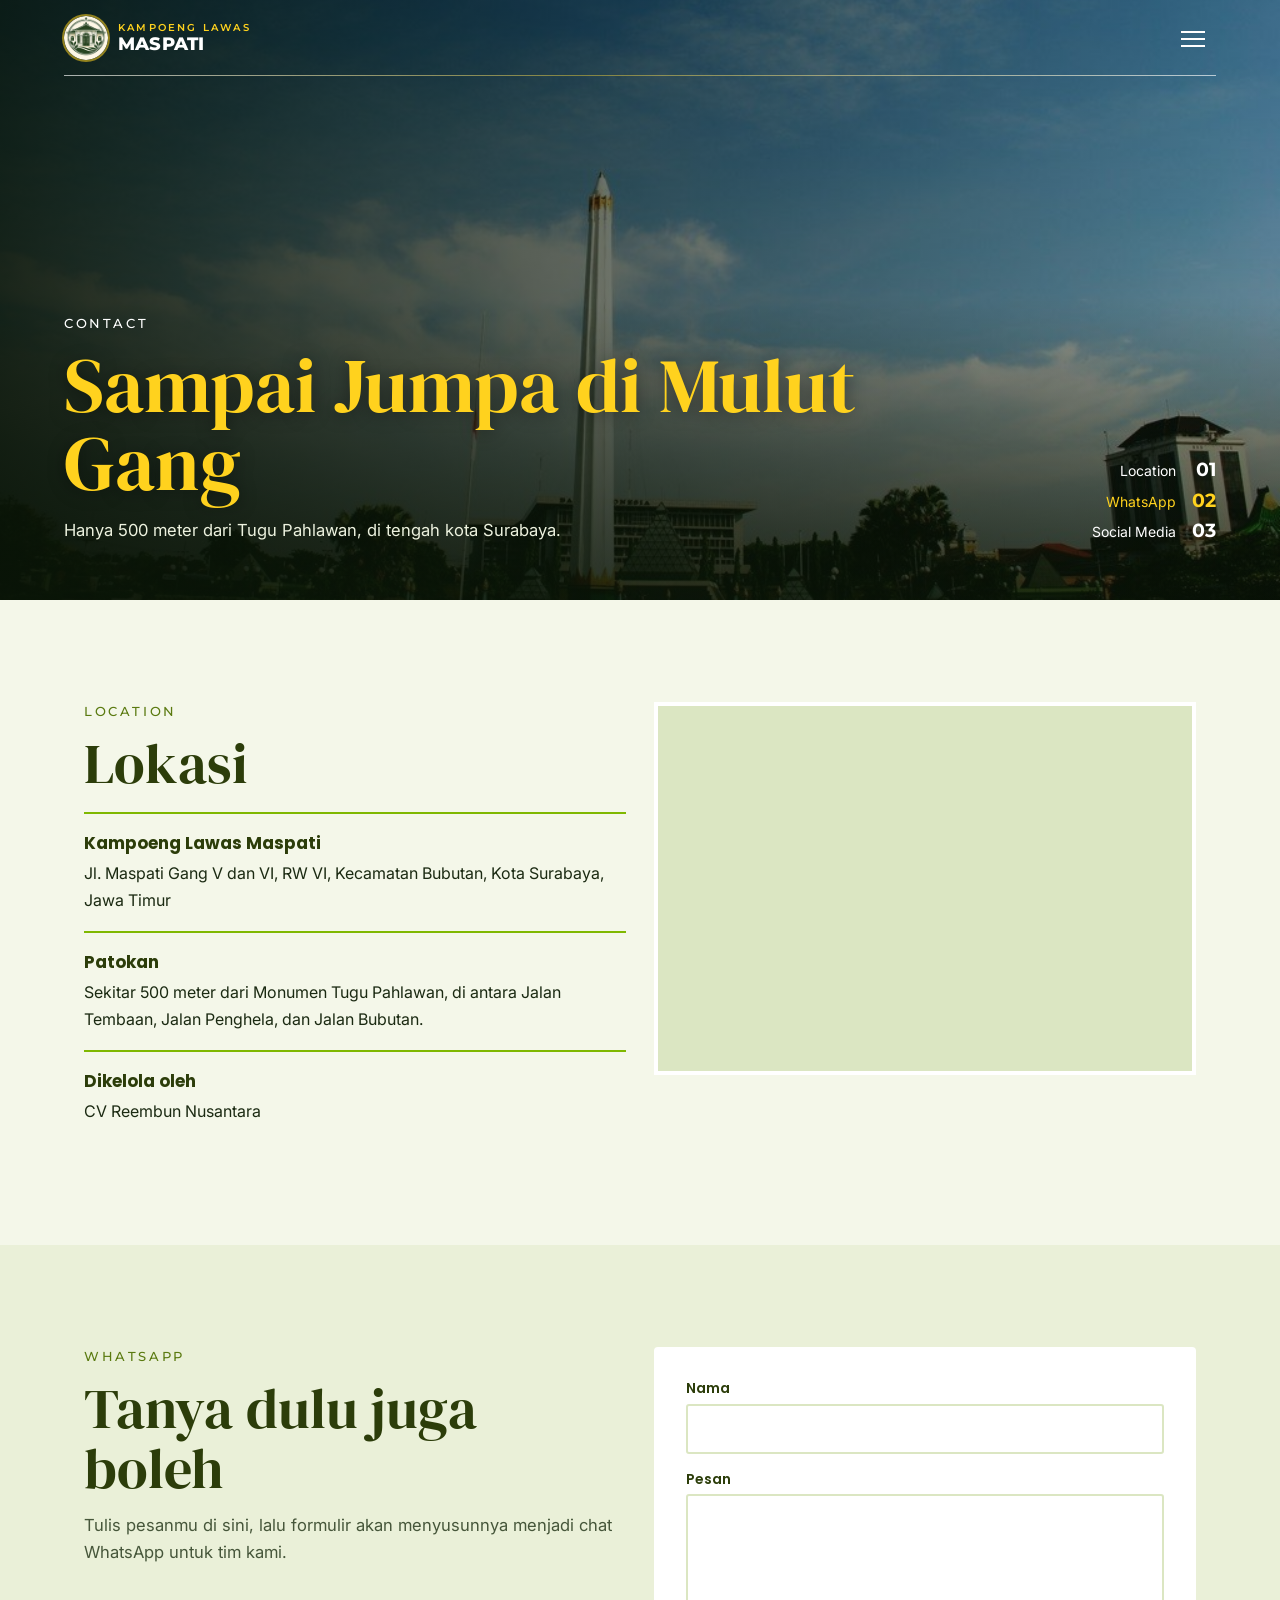
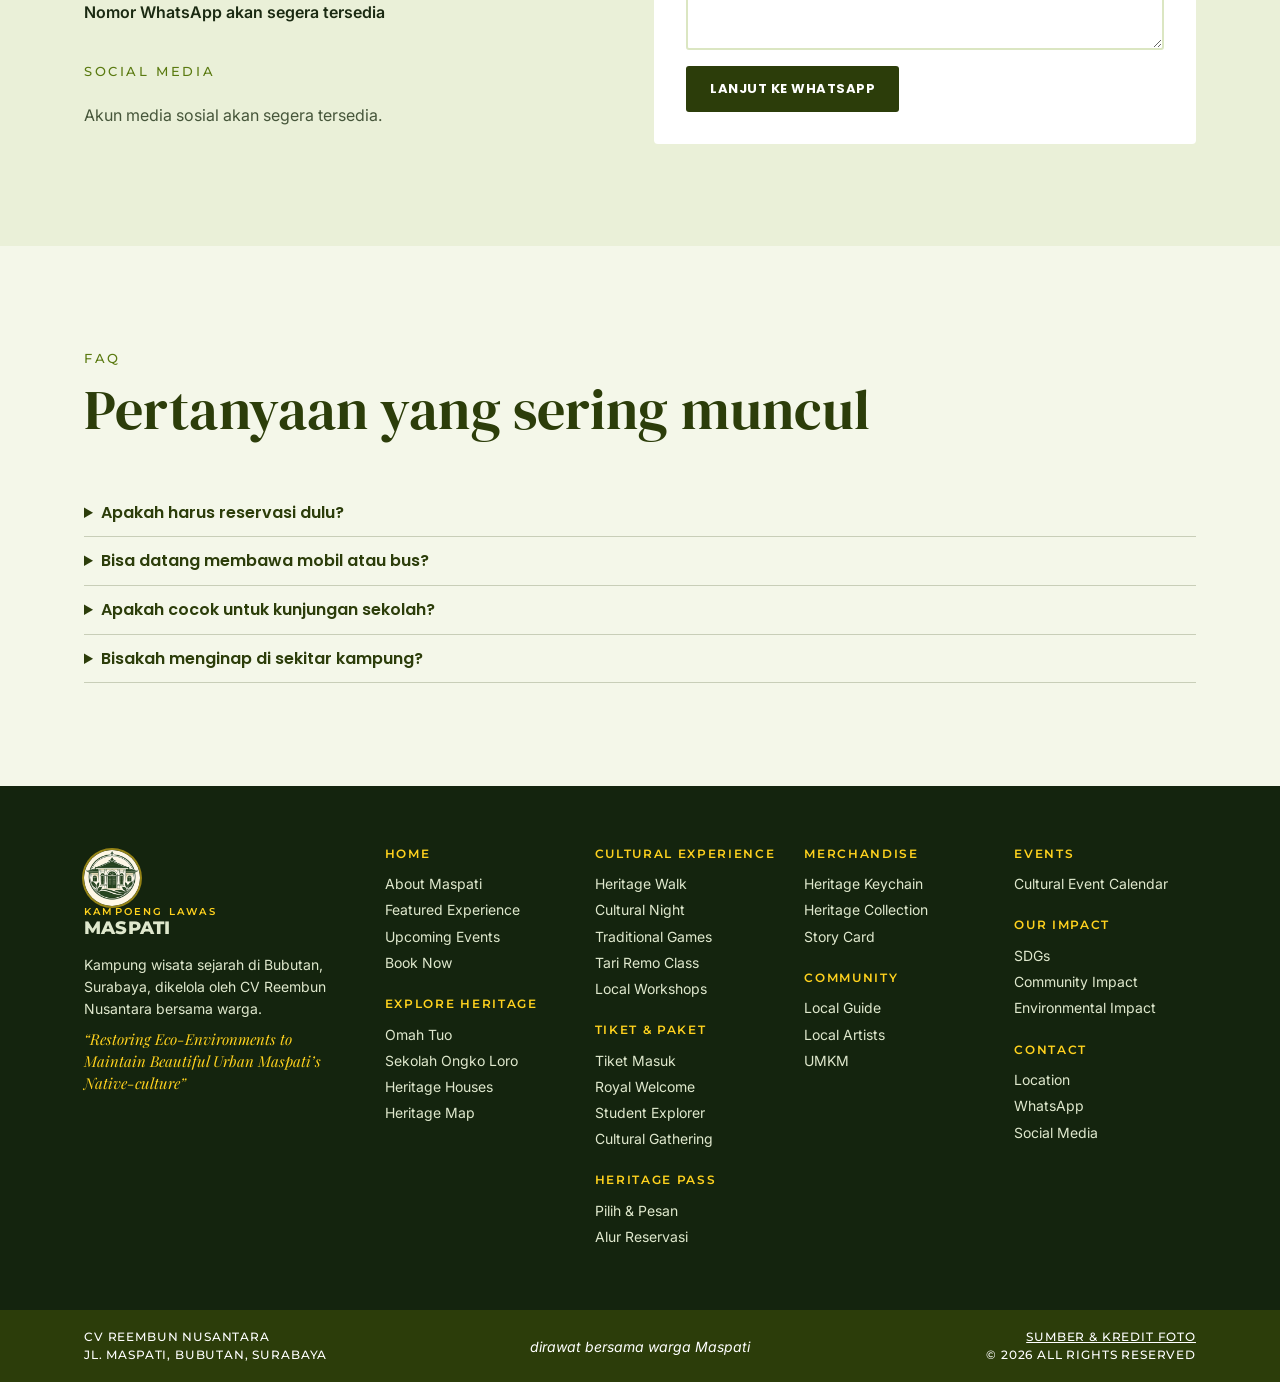
<file: contact.html>
<!doctype html>
<html lang="id">
<head>
<meta charset="utf-8">
<meta name="viewport" content="width=device-width, initial-scale=1">
<title>Contact | Kampoeng Lawas Maspati</title>
<meta name="description" content="Lokasi, WhatsApp, dan media sosial Kampung Lawas Maspati dan CV Reembun Nusantara.">
<link rel="icon" href="assets/favicon.png" type="image/png">
<link rel="apple-touch-icon" href="assets/logo.png">
<link rel="preconnect" href="https://fonts.googleapis.com">
<link rel="preconnect" href="https://fonts.gstatic.com" crossorigin>
<link href="https://fonts.googleapis.com/css2?family=DM+Serif+Display&family=Inter:ital,wght@0,400;0,600;1,400;1,500&family=Montserrat:wght@400;500;600;700;800&family=Playfair+Display:ital,wght@1,500&family=Poppins:wght@600;700;800&display=swap" rel="stylesheet">
<link rel="stylesheet" href="css/style.css">
<script>document.documentElement.classList.add("js")</script>
</head>
<body>
<a class="skip" href="#isi">Lewati ke isi</a>
<header class="site-header">
  <div class="header-in">
    <a class="brand" href="index.html" aria-label="Kampoeng Lawas Maspati, beranda"><img class="brand-logo" src="assets/logo.png" alt="" width="44" height="44"><span><small>Kampoeng Lawas</small><b>Maspati</b></span></a>
    <button class="burger" type="button" aria-label="Buka menu" aria-expanded="false" aria-controls="nav"><span></span><span></span><span></span></button>
    <nav class="nav" id="nav" aria-label="Menu utama">
      <ul class="nav-list">
        <li class="nav-item"><a class="nav-link" href="index.html">Home</a>
          <ul class="sub"><li><a href="index.html#about">About Maspati</a></li><li><a href="index.html#featured">Featured Experience</a></li><li><a href="index.html#upcoming">Upcoming Events</a></li><li><a href="index.html#book">Book Now</a></li></ul></li>
        <li class="nav-item"><a class="nav-link" href="explore.html">Explore Heritage</a>
          <ul class="sub"><li><a href="explore.html#omah-tuo">Omah Tuo</a></li><li><a href="explore.html#ongko-loro">Sekolah Ongko Loro</a></li><li><a href="explore.html#houses">Heritage Houses</a></li><li><a href="explore.html#map">Heritage Map</a></li></ul></li>
        <li class="nav-item"><a class="nav-link" href="experience.html">Cultural Experience</a>
          <ul class="sub"><li><a href="experience.html#walk">Heritage Walk</a></li><li><a href="experience.html#night">Cultural Night</a></li><li><a href="experience.html#games">Traditional Games</a></li><li><a href="experience.html#remo">Tari Remo Class</a></li><li><a href="experience.html#workshops">Local Workshops</a></li></ul></li>
        <li class="nav-item"><a class="nav-link" href="paket.html">Tiket &amp; Paket</a>
          <ul class="sub"><li><a href="paket.html#tiket">Tiket Masuk</a></li><li><a href="paket.html#royal">Royal Welcome</a></li><li><a href="paket.html#student">Student Explorer</a></li><li><a href="paket.html#gathering">Cultural Gathering</a></li></ul></li>
        <li class="nav-item"><a class="nav-link" href="pass.html">Heritage Pass</a>
          <ul class="sub"><li><a href="pass.html#booking">Pilih & Pesan</a></li><li><a href="pass.html#alur">Alur Reservasi</a></li></ul></li>
        <li class="nav-item"><a class="nav-link" href="merchandise.html">Merchandise</a>
          <ul class="sub"><li><a href="merchandise.html#keychain">Heritage Keychain</a></li><li><a href="merchandise.html#collection">Heritage Collection</a></li><li><a href="merchandise.html#story">Story Card</a></li></ul></li>
        <li class="nav-item"><a class="nav-link" href="community.html">Community</a>
          <ul class="sub"><li><a href="community.html#guide">Local Guide</a></li><li><a href="community.html#artists">Local Artists</a></li><li><a href="community.html#umkm">UMKM</a></li></ul></li>
        <li class="nav-item"><a class="nav-link" href="events.html">Events</a>
          <ul class="sub"><li><a href="events.html#calendar">Cultural Event Calendar</a></li></ul></li>
        <li class="nav-item"><a class="nav-link" href="impact.html">Our Impact</a>
          <ul class="sub"><li><a href="impact.html#sdgs">SDGs</a></li><li><a href="impact.html#community">Community Impact</a></li><li><a href="impact.html#environment">Environmental Impact</a></li></ul></li>
        <li class="nav-item"><a class="nav-link" href="contact.html" aria-current="page">Contact</a>
          <ul class="sub"><li><a href="contact.html#location">Location</a></li><li><a href="contact.html#whatsapp">WhatsApp</a></li><li><a href="contact.html#social">Social Media</a></li></ul></li>
      </ul>
    </nav>
    <a class="btn btn--lime header-cta" href="pass.html">Book Now</a>
  </div>
</header>
<main id="isi">
<section class="phero">
  <img src="assets/img/tugu-pahlawan.jpg" alt="" style="object-position:50% 50%">
  <div class="wrap phero-in">
    <div>
      <p class="eyebrow">Contact</p>
      <h1>Sampai Jumpa di Mulut Gang</h1>
      <p class="lead">Hanya 500 meter dari Tugu Pahlawan, di tengah kota Surabaya.</p>
    </div>
    <nav class="pidx" aria-label="Isi halaman"><a href="#location"><span>Location</span><b>01</b></a><a href="#whatsapp"><span>WhatsApp</span><b>02</b></a><a href="#social"><span>Social Media</span><b>03</b></a></nav>
  </div>
</section>

<section class="sec sec--light" id="location"><div class="wrap grid-2">
  <div class="reveal">
    <p class="eyebrow">Location</p>
    <h2 class="title" style="margin:12px 0 18px">Lokasi</h2>
    <div class="contact-card"><h3>Kampoeng Lawas Maspati</h3><p>Jl. Maspati Gang V dan VI, RW VI, Kecamatan Bubutan, Kota Surabaya, Jawa Timur</p></div>
    <div class="contact-card"><h3>Patokan</h3><p>Sekitar 500 meter dari Monumen Tugu Pahlawan, di antara Jalan Tembaan, Jalan Penghela, dan Jalan Bubutan.</p></div>
    <div class="contact-card"><h3>Dikelola oleh</h3><p>CV Reembun Nusantara</p></div>
  </div>
  <iframe class="map-embed reveal" title="Peta lokasi Kampung Lawas Maspati" loading="lazy" referrerpolicy="no-referrer-when-downgrade" src="https://www.google.com/maps?q=Kampung+Lawas+Maspati+Surabaya&z=16&output=embed"></iframe>
</div></section>

<section class="sec sec--sage" id="whatsapp"><div class="wrap grid-2">
  <div class="reveal">
    <p class="eyebrow">WhatsApp</p>
    <h2 class="title" style="margin:12px 0 12px">Tanya dulu juga boleh</h2>
    <p class="lead">Tulis pesanmu di sini, lalu formulir akan menyusunnya menjadi chat WhatsApp untuk tim kami.</p>
    <p class="mt" style="font-weight:600" data-wa-text>Nomor WhatsApp akan segera tersedia</p>
    <p class="mt" id="social"><span class="eyebrow">Social media</span></p>
    <div class="btns" style="margin-top:10px">
      <a class="btn btn--ghost" data-social="instagram" href="#">Instagram</a>
      <a class="btn btn--ghost" data-social="tiktok" href="#">TikTok</a>
      <a class="btn btn--ghost" data-social="youtube" href="#">YouTube</a>
    </div>
    <p data-social-empty style="margin-top:8px;color:var(--ink-soft)">Akun media sosial akan segera tersedia.</p>
  </div>
  <form class="pane reveal" id="contact-form" novalidate>
    <div class="field"><label for="c-nama">Nama</label><input id="c-nama" name="nama" required autocomplete="name"><span class="err">Tulis namamu.</span></div>
    <div class="field"><label for="c-pesan">Pesan</label><textarea id="c-pesan" name="pesan" rows="5" required></textarea><span class="err">Tulis pesanmu.</span></div>
    <button class="btn btn--dark" type="submit">Lanjut ke WhatsApp</button>
    <p class="note mt" id="contact-out" role="status" hidden></p>
  </form>
</div></section>

<section class="sec sec--light"><div class="wrap">
  <div class="sec-head">
  <p class="eyebrow">FAQ</p>
  <h2 class="title">Pertanyaan yang sering muncul</h2>
  
</div>
  <div class="faq reveal"><details><summary>Apakah harus reservasi dulu?</summary><p>Sangat disarankan, terutama untuk rombongan. Maspati adalah permukiman warga, jadi pemandu dan penampil perlu bersiap.</p></details><details><summary>Bisa datang membawa mobil atau bus?</summary><p>Kendaraan besar tidak bisa masuk gang. Parkir di luar kawasan, lalu lanjut berjalan kaki. Motor juga harus dimatikan dan dituntun di dalam gang.</p></details><details><summary>Apakah cocok untuk kunjungan sekolah?</summary><p>Cocok. Maspati banyak dipakai sebagai sumber belajar sejarah, sosial, dan lingkungan. Paket Maspati Student Explorer (Rp50.000 /orang, minimal 24 orang) dirancang khusus untuk pelajar dan mahasiswa.</p></details><details><summary>Bisakah menginap di sekitar kampung?</summary><p>Losmen Asri berada di kawasan kampung. Pada kajian 2022 tarifnya sekitar Rp75.000 per malam. Pastikan ketersediaannya sebelum datang.</p></details></div>
</div></section>
</main>
<footer>
  <div class="foot-map"><div class="wrap foot-grid">
    <div class="foot-brand">
      <a class="brand" href="index.html" aria-label="Beranda"><img class="brand-logo" src="assets/logo.png" alt="" width="44" height="44"><span><small>Kampoeng Lawas</small><b>Maspati</b></span></a>
      <p>Kampung wisata sejarah di Bubutan, Surabaya, dikelola oleh CV Reembun Nusantara bersama warga.</p>
      <em>“Restoring Eco-Environments to Maintain Beautiful Urban Maspati’s Native-culture”</em>
    </div>
    <div><h2>Home</h2><a href="index.html#about">About Maspati</a><a href="index.html#featured">Featured Experience</a><a href="index.html#upcoming">Upcoming Events</a><a href="index.html#book">Book Now</a><h2>Explore Heritage</h2><a href="explore.html#omah-tuo">Omah Tuo</a><a href="explore.html#ongko-loro">Sekolah Ongko Loro</a><a href="explore.html#houses">Heritage Houses</a><a href="explore.html#map">Heritage Map</a></div>
    <div><h2>Cultural Experience</h2><a href="experience.html#walk">Heritage Walk</a><a href="experience.html#night">Cultural Night</a><a href="experience.html#games">Traditional Games</a><a href="experience.html#remo">Tari Remo Class</a><a href="experience.html#workshops">Local Workshops</a><h2>Tiket &amp; Paket</h2><a href="paket.html#tiket">Tiket Masuk</a><a href="paket.html#royal">Royal Welcome</a><a href="paket.html#student">Student Explorer</a><a href="paket.html#gathering">Cultural Gathering</a><h2>Heritage Pass</h2><a href="pass.html#booking">Pilih & Pesan</a><a href="pass.html#alur">Alur Reservasi</a></div>
    <div><h2>Merchandise</h2><a href="merchandise.html#keychain">Heritage Keychain</a><a href="merchandise.html#collection">Heritage Collection</a><a href="merchandise.html#story">Story Card</a><h2>Community</h2><a href="community.html#guide">Local Guide</a><a href="community.html#artists">Local Artists</a><a href="community.html#umkm">UMKM</a></div>
    <div><h2>Events</h2><a href="events.html#calendar">Cultural Event Calendar</a><h2>Our Impact</h2><a href="impact.html#sdgs">SDGs</a><a href="impact.html#community">Community Impact</a><a href="impact.html#environment">Environmental Impact</a><h2>Contact</h2><a href="contact.html#location">Location</a><a href="contact.html#whatsapp">WhatsApp</a><a href="contact.html#social">Social Media</a></div>
  </div></div>
  <div class="foot-bar"><div class="wrap">
    <p>CV REEMBUN NUSANTARA<br>JL. MASPATI, BUBUTAN, SURABAYA</p>
    <p>dirawat bersama warga Maspati</p>
    <p><a href="credits.html">SUMBER &amp; KREDIT FOTO</a><br>© 2026 ALL RIGHTS RESERVED</p>
  </div></div>
</footer>
<script src="js/config.js"></script>
<script src="js/main.js"></script>
</body>
</html>
</file>
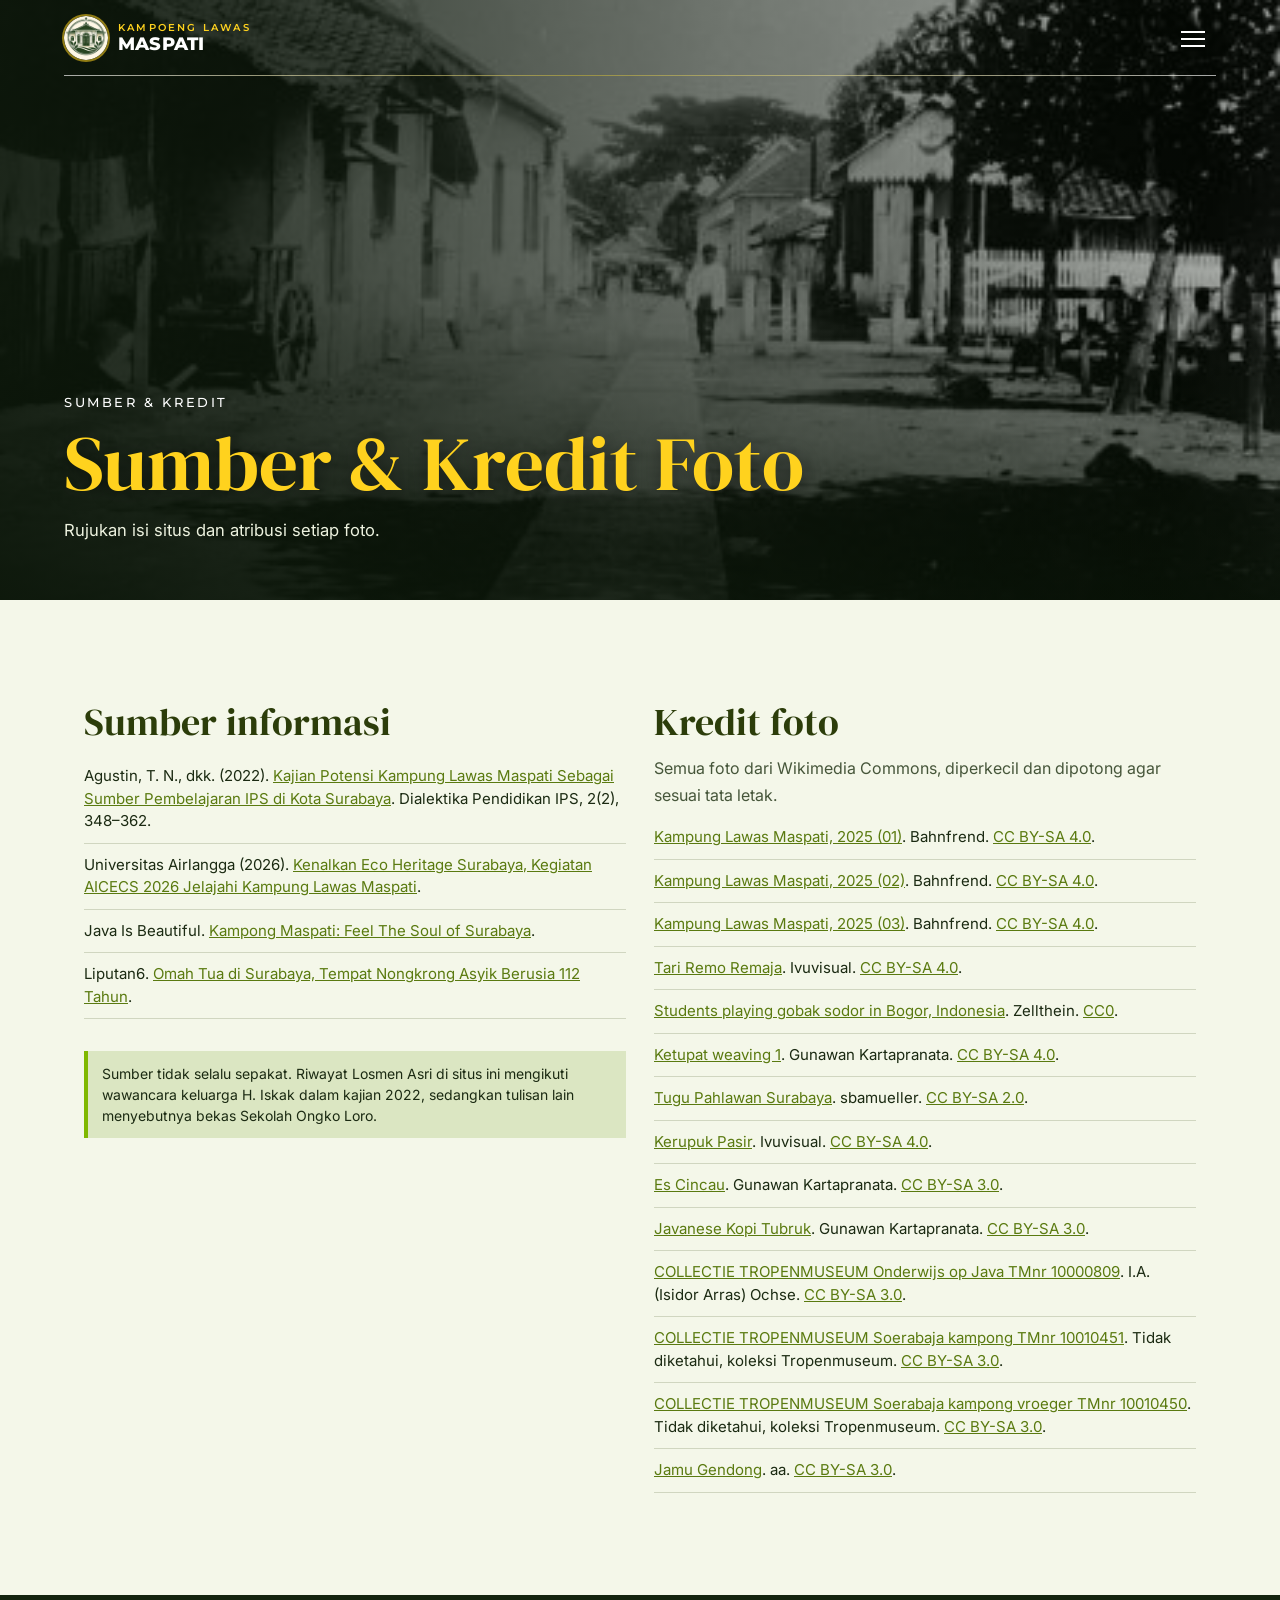
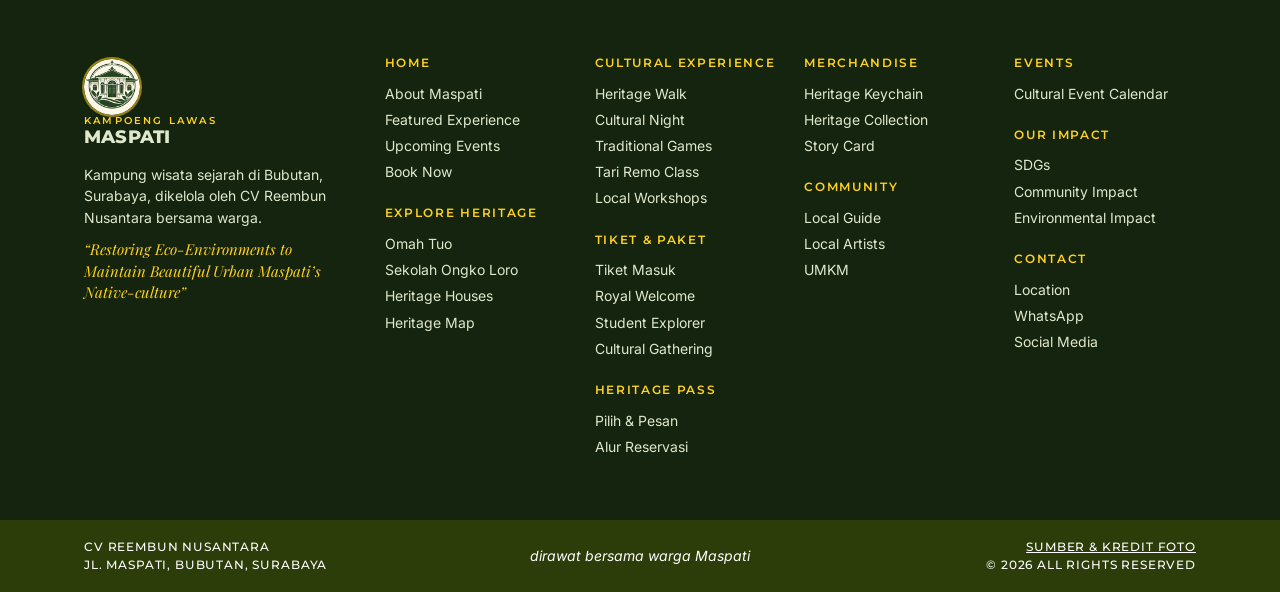
<file: credits.html>
<!doctype html>
<html lang="id">
<head>
<meta charset="utf-8">
<meta name="viewport" content="width=device-width, initial-scale=1">
<title>Sumber & Kredit Foto | Kampoeng Lawas Maspati</title>
<meta name="description" content="Daftar sumber informasi dan kredit foto situs Kampoeng Lawas Maspati.">
<link rel="icon" href="assets/favicon.png" type="image/png">
<link rel="apple-touch-icon" href="assets/logo.png">
<link rel="preconnect" href="https://fonts.googleapis.com">
<link rel="preconnect" href="https://fonts.gstatic.com" crossorigin>
<link href="https://fonts.googleapis.com/css2?family=DM+Serif+Display&family=Inter:ital,wght@0,400;0,600;1,400;1,500&family=Montserrat:wght@400;500;600;700;800&family=Playfair+Display:ital,wght@1,500&family=Poppins:wght@600;700;800&display=swap" rel="stylesheet">
<link rel="stylesheet" href="css/style.css">
<script>document.documentElement.classList.add("js")</script>
</head>
<body>
<a class="skip" href="#isi">Lewati ke isi</a>
<header class="site-header">
  <div class="header-in">
    <a class="brand" href="index.html" aria-label="Kampoeng Lawas Maspati, beranda"><img class="brand-logo" src="assets/logo.png" alt="" width="44" height="44"><span><small>Kampoeng Lawas</small><b>Maspati</b></span></a>
    <button class="burger" type="button" aria-label="Buka menu" aria-expanded="false" aria-controls="nav"><span></span><span></span><span></span></button>
    <nav class="nav" id="nav" aria-label="Menu utama">
      <ul class="nav-list">
        <li class="nav-item"><a class="nav-link" href="index.html">Home</a>
          <ul class="sub"><li><a href="index.html#about">About Maspati</a></li><li><a href="index.html#featured">Featured Experience</a></li><li><a href="index.html#upcoming">Upcoming Events</a></li><li><a href="index.html#book">Book Now</a></li></ul></li>
        <li class="nav-item"><a class="nav-link" href="explore.html">Explore Heritage</a>
          <ul class="sub"><li><a href="explore.html#omah-tuo">Omah Tuo</a></li><li><a href="explore.html#ongko-loro">Sekolah Ongko Loro</a></li><li><a href="explore.html#houses">Heritage Houses</a></li><li><a href="explore.html#map">Heritage Map</a></li></ul></li>
        <li class="nav-item"><a class="nav-link" href="experience.html">Cultural Experience</a>
          <ul class="sub"><li><a href="experience.html#walk">Heritage Walk</a></li><li><a href="experience.html#night">Cultural Night</a></li><li><a href="experience.html#games">Traditional Games</a></li><li><a href="experience.html#remo">Tari Remo Class</a></li><li><a href="experience.html#workshops">Local Workshops</a></li></ul></li>
        <li class="nav-item"><a class="nav-link" href="paket.html">Tiket &amp; Paket</a>
          <ul class="sub"><li><a href="paket.html#tiket">Tiket Masuk</a></li><li><a href="paket.html#royal">Royal Welcome</a></li><li><a href="paket.html#student">Student Explorer</a></li><li><a href="paket.html#gathering">Cultural Gathering</a></li></ul></li>
        <li class="nav-item"><a class="nav-link" href="pass.html">Heritage Pass</a>
          <ul class="sub"><li><a href="pass.html#booking">Pilih & Pesan</a></li><li><a href="pass.html#alur">Alur Reservasi</a></li></ul></li>
        <li class="nav-item"><a class="nav-link" href="merchandise.html">Merchandise</a>
          <ul class="sub"><li><a href="merchandise.html#keychain">Heritage Keychain</a></li><li><a href="merchandise.html#collection">Heritage Collection</a></li><li><a href="merchandise.html#story">Story Card</a></li></ul></li>
        <li class="nav-item"><a class="nav-link" href="community.html">Community</a>
          <ul class="sub"><li><a href="community.html#guide">Local Guide</a></li><li><a href="community.html#artists">Local Artists</a></li><li><a href="community.html#umkm">UMKM</a></li></ul></li>
        <li class="nav-item"><a class="nav-link" href="events.html">Events</a>
          <ul class="sub"><li><a href="events.html#calendar">Cultural Event Calendar</a></li></ul></li>
        <li class="nav-item"><a class="nav-link" href="impact.html">Our Impact</a>
          <ul class="sub"><li><a href="impact.html#sdgs">SDGs</a></li><li><a href="impact.html#community">Community Impact</a></li><li><a href="impact.html#environment">Environmental Impact</a></li></ul></li>
        <li class="nav-item"><a class="nav-link" href="contact.html">Contact</a>
          <ul class="sub"><li><a href="contact.html#location">Location</a></li><li><a href="contact.html#whatsapp">WhatsApp</a></li><li><a href="contact.html#social">Social Media</a></li></ul></li>
      </ul>
    </nav>
    <a class="btn btn--lime header-cta" href="pass.html">Book Now</a>
  </div>
</header>
<main id="isi">
<section class="phero">
  <img src="assets/img/kampung-lama.jpg" alt="" style="object-position:50% 45%">
  <div class="wrap phero-in">
    <div>
      <p class="eyebrow">Sumber &amp; kredit</p>
      <h1>Sumber &amp; Kredit Foto</h1>
      <p class="lead">Rujukan isi situs dan atribusi setiap foto.</p>
    </div>
    
  </div>
</section>

<section class="sec sec--light"><div class="wrap grid-2">
  <div>
    <h2 class="title title--md" style="margin-bottom:12px">Sumber informasi</h2>
    <ul class="src-list">
      <li>Agustin, T. N., dkk. (2022). <a href="https://ejournal.unesa.ac.id/index.php/PENIPS/article/download/48889/40774/93373" rel="noopener">Kajian Potensi Kampung Lawas Maspati Sebagai Sumber Pembelajaran IPS di Kota Surabaya</a>. Dialektika Pendidikan IPS, 2(2), 348–362.</li>
      <li>Universitas Airlangga (2026). <a href="https://unair.ac.id/kenalkan-eco-heritage-surabaya-kegiatan-aicecs-2026-jelajahi-kampung-lawas-maspati/" rel="noopener">Kenalkan Eco Heritage Surabaya, Kegiatan AICECS 2026 Jelajahi Kampung Lawas Maspati</a>.</li>
      <li>Java Is Beautiful. <a href="https://javaisbeautiful.com/?p=8386" rel="noopener">Kampong Maspati: Feel The Soul of Surabaya</a>.</li>
      <li>Liputan6. <a href="https://www.liputan6.com/surabaya/read/4128242/omah-tua-di-surabaya-tempat-nongkrong-asyik-berusia-112-tahun" rel="noopener">Omah Tua di Surabaya, Tempat Nongkrong Asyik Berusia 112 Tahun</a>.</li>
    </ul>
    <p class="note mt">Sumber tidak selalu sepakat. Riwayat Losmen Asri di situs ini mengikuti wawancara keluarga H. Iskak dalam kajian 2022, sedangkan tulisan lain menyebutnya bekas Sekolah Ongko Loro.</p>
  </div>
  <div>
    <h2 class="title title--md" style="margin-bottom:12px">Kredit foto</h2>
    <p style="margin-bottom:8px;color:var(--ink-soft)">Semua foto dari Wikimedia Commons, diperkecil dan dipotong agar sesuai tata letak.</p>
    <ul class="src-list">
      <li><a href="https://commons.wikimedia.org/wiki/File:Kampung_Lawas_Maspati,_2025_(01).jpg" rel="noopener">Kampung Lawas Maspati, 2025 (01)</a>. Bahnfrend. <a href="https://creativecommons.org/licenses/by-sa/4.0/" rel="noopener">CC BY-SA 4.0</a>.</li>
      <li><a href="https://commons.wikimedia.org/wiki/File:Kampung_Lawas_Maspati,_2025_(02).jpg" rel="noopener">Kampung Lawas Maspati, 2025 (02)</a>. Bahnfrend. <a href="https://creativecommons.org/licenses/by-sa/4.0/" rel="noopener">CC BY-SA 4.0</a>.</li>
      <li><a href="https://commons.wikimedia.org/wiki/File:Kampung_Lawas_Maspati,_2025_(03).jpg" rel="noopener">Kampung Lawas Maspati, 2025 (03)</a>. Bahnfrend. <a href="https://creativecommons.org/licenses/by-sa/4.0/" rel="noopener">CC BY-SA 4.0</a>.</li>
      <li><a href="https://commons.wikimedia.org/wiki/File:Tari_Remo_Remaja.jpg" rel="noopener">Tari Remo Remaja</a>. Ivuvisual. <a href="https://creativecommons.org/licenses/by-sa/4.0/" rel="noopener">CC BY-SA 4.0</a>.</li>
      <li><a href="https://commons.wikimedia.org/wiki/File:Students_playing_gobak_sodor_in_Bogor,_Indonesia.jpg" rel="noopener">Students playing gobak sodor in Bogor, Indonesia</a>. Zellthein. <a href="https://creativecommons.org/publicdomain/zero/1.0/" rel="noopener">CC0</a>.</li>
      <li><a href="https://commons.wikimedia.org/wiki/File:Ketupat_weaving_1.jpg" rel="noopener">Ketupat weaving 1</a>. Gunawan Kartapranata. <a href="https://creativecommons.org/licenses/by-sa/4.0/" rel="noopener">CC BY-SA 4.0</a>.</li>
      <li><a href="https://commons.wikimedia.org/wiki/File:Tugu_Pahlawan_Surabaya.jpg" rel="noopener">Tugu Pahlawan Surabaya</a>. sbamueller. <a href="https://creativecommons.org/licenses/by-sa/2.0/" rel="noopener">CC BY-SA 2.0</a>.</li>
      <li><a href="https://commons.wikimedia.org/wiki/File:Kerupuk_Pasir.jpg" rel="noopener">Kerupuk Pasir</a>. Ivuvisual. <a href="https://creativecommons.org/licenses/by-sa/4.0/" rel="noopener">CC BY-SA 4.0</a>.</li>
      <li><a href="https://commons.wikimedia.org/wiki/File:Es_Cincau.JPG" rel="noopener">Es Cincau</a>. Gunawan Kartapranata. <a href="https://creativecommons.org/licenses/by-sa/3.0/" rel="noopener">CC BY-SA 3.0</a>.</li>
      <li><a href="https://commons.wikimedia.org/wiki/File:Javanese_Kopi_Tubruk.jpg" rel="noopener">Javanese Kopi Tubruk</a>. Gunawan Kartapranata. <a href="https://creativecommons.org/licenses/by-sa/3.0/" rel="noopener">CC BY-SA 3.0</a>.</li>
      <li><a href="https://commons.wikimedia.org/wiki/File:COLLECTIE_TROPENMUSEUM_Onderwijs_op_Java_TMnr_10000809.jpg" rel="noopener">COLLECTIE TROPENMUSEUM Onderwijs op Java TMnr 10000809</a>. I.A. (Isidor Arras) Ochse. <a href="https://creativecommons.org/licenses/by-sa/3.0/" rel="noopener">CC BY-SA 3.0</a>.</li>
      <li><a href="https://commons.wikimedia.org/wiki/File:COLLECTIE_TROPENMUSEUM_Soerabaja_kampong_TMnr_10010451.jpg" rel="noopener">COLLECTIE TROPENMUSEUM Soerabaja kampong TMnr 10010451</a>. Tidak diketahui, koleksi Tropenmuseum. <a href="https://creativecommons.org/licenses/by-sa/3.0/" rel="noopener">CC BY-SA 3.0</a>.</li>
      <li><a href="https://commons.wikimedia.org/wiki/File:COLLECTIE_TROPENMUSEUM_Soerabaja_kampong_vroeger_TMnr_10010450.jpg" rel="noopener">COLLECTIE TROPENMUSEUM Soerabaja kampong vroeger TMnr 10010450</a>. Tidak diketahui, koleksi Tropenmuseum. <a href="https://creativecommons.org/licenses/by-sa/3.0/" rel="noopener">CC BY-SA 3.0</a>.</li>
      <li><a href="https://commons.wikimedia.org/wiki/File:Jamu_Gendong.JPG" rel="noopener">Jamu Gendong</a>. aa. <a href="https://creativecommons.org/licenses/by-sa/3.0/" rel="noopener">CC BY-SA 3.0</a>.</li>
    </ul>
  </div>
</div></section>
</main>
<footer>
  <div class="foot-map"><div class="wrap foot-grid">
    <div class="foot-brand">
      <a class="brand" href="index.html" aria-label="Beranda"><img class="brand-logo" src="assets/logo.png" alt="" width="44" height="44"><span><small>Kampoeng Lawas</small><b>Maspati</b></span></a>
      <p>Kampung wisata sejarah di Bubutan, Surabaya, dikelola oleh CV Reembun Nusantara bersama warga.</p>
      <em>“Restoring Eco-Environments to Maintain Beautiful Urban Maspati’s Native-culture”</em>
    </div>
    <div><h2>Home</h2><a href="index.html#about">About Maspati</a><a href="index.html#featured">Featured Experience</a><a href="index.html#upcoming">Upcoming Events</a><a href="index.html#book">Book Now</a><h2>Explore Heritage</h2><a href="explore.html#omah-tuo">Omah Tuo</a><a href="explore.html#ongko-loro">Sekolah Ongko Loro</a><a href="explore.html#houses">Heritage Houses</a><a href="explore.html#map">Heritage Map</a></div>
    <div><h2>Cultural Experience</h2><a href="experience.html#walk">Heritage Walk</a><a href="experience.html#night">Cultural Night</a><a href="experience.html#games">Traditional Games</a><a href="experience.html#remo">Tari Remo Class</a><a href="experience.html#workshops">Local Workshops</a><h2>Tiket &amp; Paket</h2><a href="paket.html#tiket">Tiket Masuk</a><a href="paket.html#royal">Royal Welcome</a><a href="paket.html#student">Student Explorer</a><a href="paket.html#gathering">Cultural Gathering</a><h2>Heritage Pass</h2><a href="pass.html#booking">Pilih & Pesan</a><a href="pass.html#alur">Alur Reservasi</a></div>
    <div><h2>Merchandise</h2><a href="merchandise.html#keychain">Heritage Keychain</a><a href="merchandise.html#collection">Heritage Collection</a><a href="merchandise.html#story">Story Card</a><h2>Community</h2><a href="community.html#guide">Local Guide</a><a href="community.html#artists">Local Artists</a><a href="community.html#umkm">UMKM</a></div>
    <div><h2>Events</h2><a href="events.html#calendar">Cultural Event Calendar</a><h2>Our Impact</h2><a href="impact.html#sdgs">SDGs</a><a href="impact.html#community">Community Impact</a><a href="impact.html#environment">Environmental Impact</a><h2>Contact</h2><a href="contact.html#location">Location</a><a href="contact.html#whatsapp">WhatsApp</a><a href="contact.html#social">Social Media</a></div>
  </div></div>
  <div class="foot-bar"><div class="wrap">
    <p>CV REEMBUN NUSANTARA<br>JL. MASPATI, BUBUTAN, SURABAYA</p>
    <p>dirawat bersama warga Maspati</p>
    <p><a href="credits.html">SUMBER &amp; KREDIT FOTO</a><br>© 2026 ALL RIGHTS RESERVED</p>
  </div></div>
</footer>
<script src="js/config.js"></script>
<script src="js/main.js"></script>
</body>
</html>
</file>
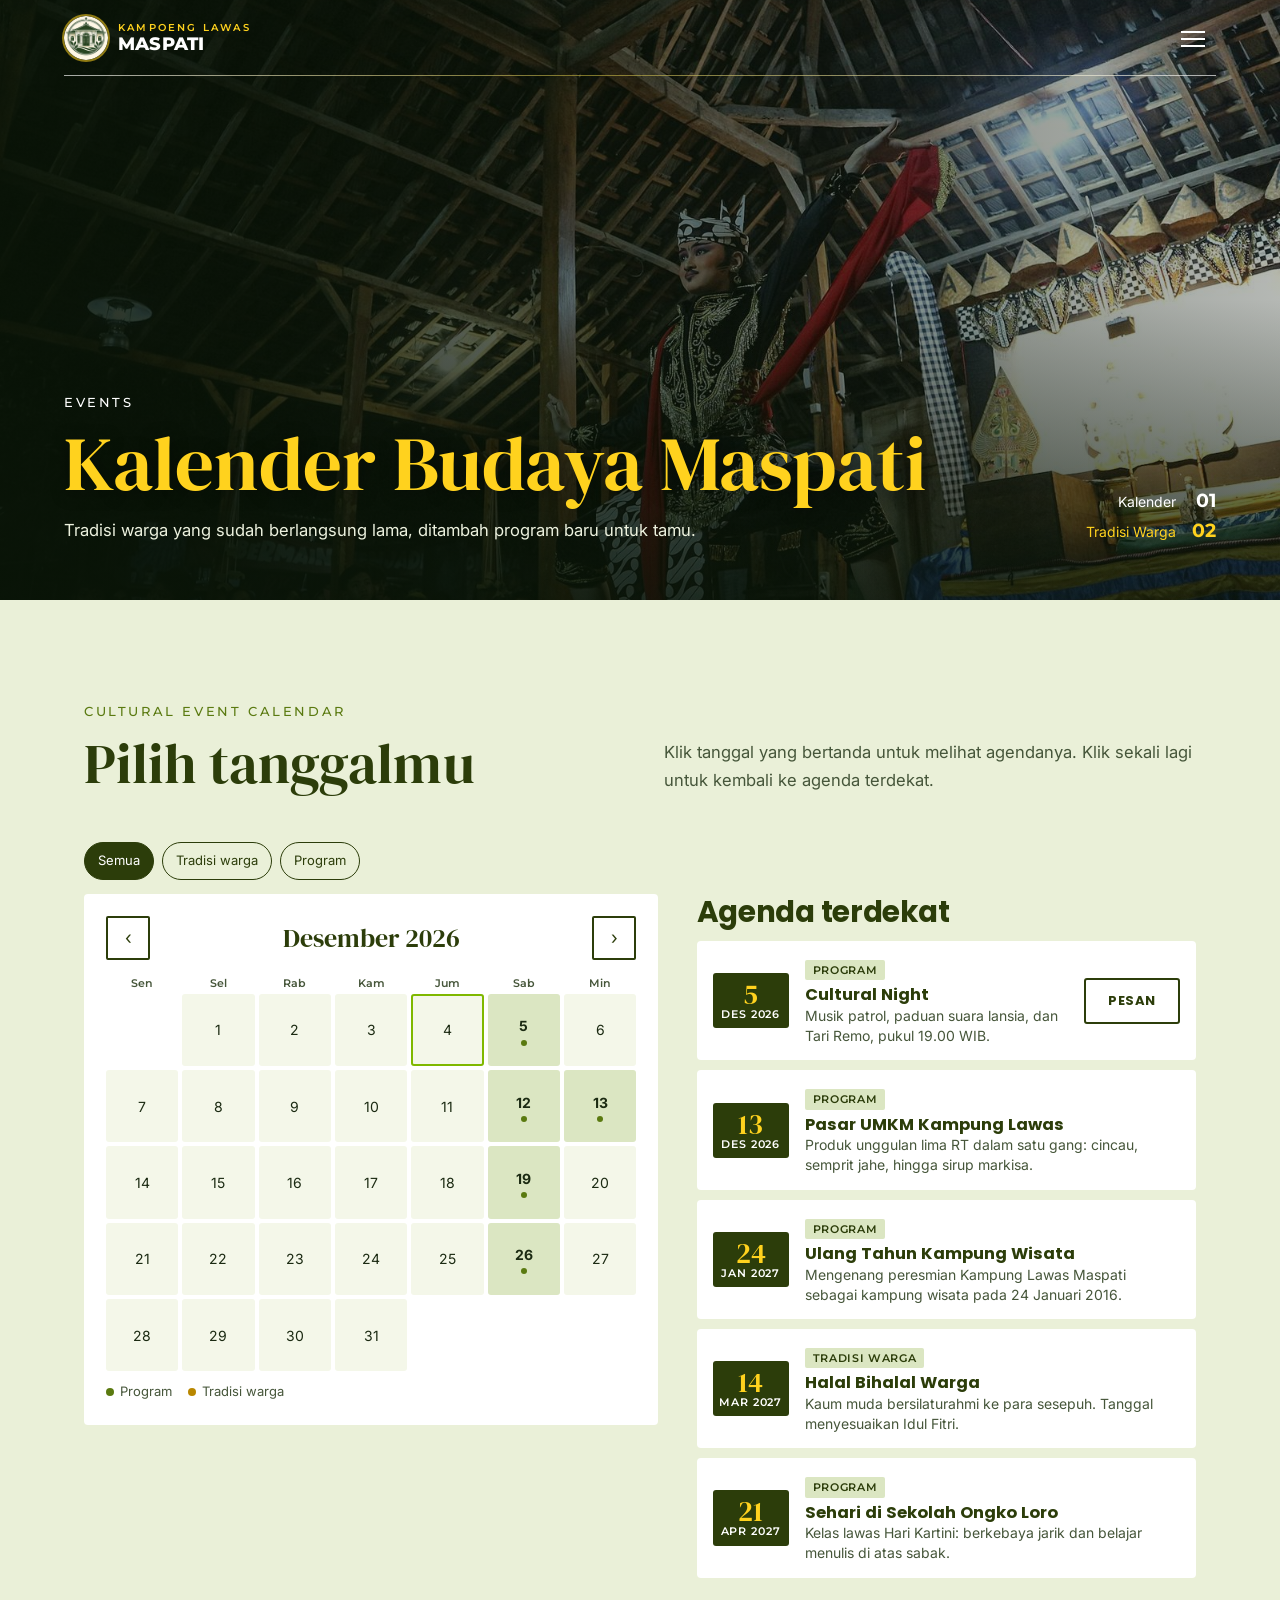
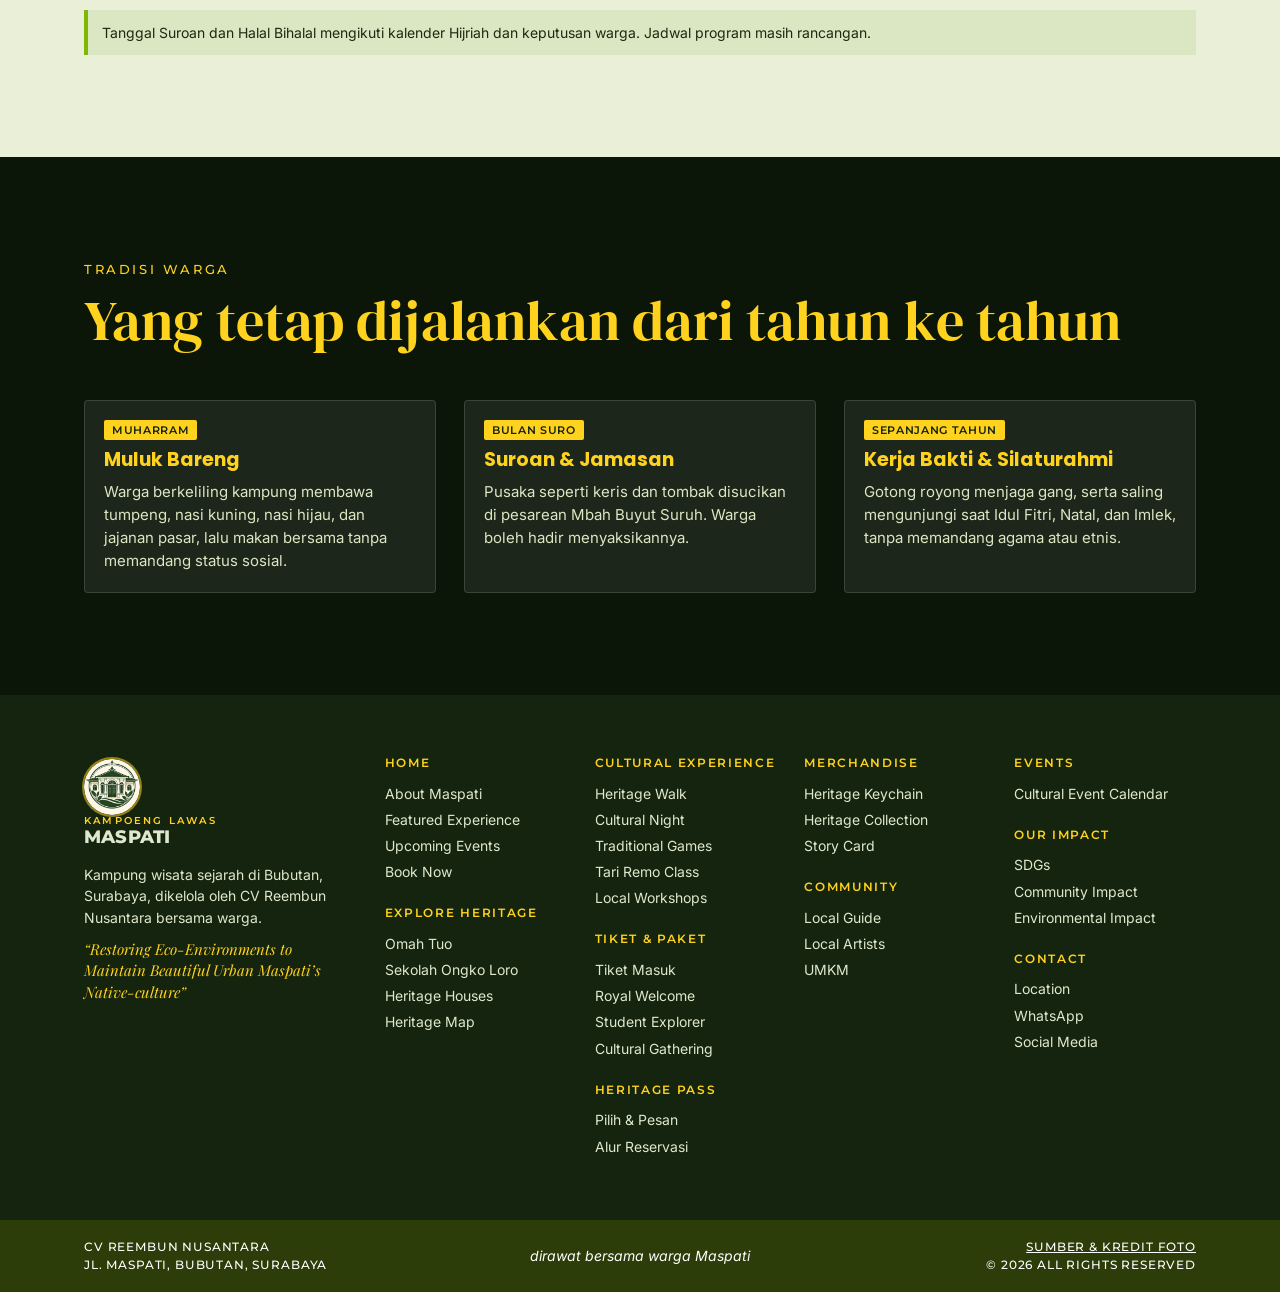
<file: events.html>
<!doctype html>
<html lang="id">
<head>
<meta charset="utf-8">
<meta name="viewport" content="width=device-width, initial-scale=1">
<title>Cultural Event Calendar | Kampoeng Lawas Maspati</title>
<meta name="description" content="Kalender acara budaya Kampung Lawas Maspati: Suroan, Muluk Bareng, Cultural Night, dan program warga.">
<link rel="icon" href="assets/favicon.png" type="image/png">
<link rel="apple-touch-icon" href="assets/logo.png">
<link rel="preconnect" href="https://fonts.googleapis.com">
<link rel="preconnect" href="https://fonts.gstatic.com" crossorigin>
<link href="https://fonts.googleapis.com/css2?family=DM+Serif+Display&family=Inter:ital,wght@0,400;0,600;1,400;1,500&family=Montserrat:wght@400;500;600;700;800&family=Playfair+Display:ital,wght@1,500&family=Poppins:wght@600;700;800&display=swap" rel="stylesheet">
<link rel="stylesheet" href="css/style.css">
<script>document.documentElement.classList.add("js")</script>
</head>
<body>
<a class="skip" href="#isi">Lewati ke isi</a>
<header class="site-header">
  <div class="header-in">
    <a class="brand" href="index.html" aria-label="Kampoeng Lawas Maspati, beranda"><img class="brand-logo" src="assets/logo.png" alt="" width="44" height="44"><span><small>Kampoeng Lawas</small><b>Maspati</b></span></a>
    <button class="burger" type="button" aria-label="Buka menu" aria-expanded="false" aria-controls="nav"><span></span><span></span><span></span></button>
    <nav class="nav" id="nav" aria-label="Menu utama">
      <ul class="nav-list">
        <li class="nav-item"><a class="nav-link" href="index.html">Home</a>
          <ul class="sub"><li><a href="index.html#about">About Maspati</a></li><li><a href="index.html#featured">Featured Experience</a></li><li><a href="index.html#upcoming">Upcoming Events</a></li><li><a href="index.html#book">Book Now</a></li></ul></li>
        <li class="nav-item"><a class="nav-link" href="explore.html">Explore Heritage</a>
          <ul class="sub"><li><a href="explore.html#omah-tuo">Omah Tuo</a></li><li><a href="explore.html#ongko-loro">Sekolah Ongko Loro</a></li><li><a href="explore.html#houses">Heritage Houses</a></li><li><a href="explore.html#map">Heritage Map</a></li></ul></li>
        <li class="nav-item"><a class="nav-link" href="experience.html">Cultural Experience</a>
          <ul class="sub"><li><a href="experience.html#walk">Heritage Walk</a></li><li><a href="experience.html#night">Cultural Night</a></li><li><a href="experience.html#games">Traditional Games</a></li><li><a href="experience.html#remo">Tari Remo Class</a></li><li><a href="experience.html#workshops">Local Workshops</a></li></ul></li>
        <li class="nav-item"><a class="nav-link" href="paket.html">Tiket &amp; Paket</a>
          <ul class="sub"><li><a href="paket.html#tiket">Tiket Masuk</a></li><li><a href="paket.html#royal">Royal Welcome</a></li><li><a href="paket.html#student">Student Explorer</a></li><li><a href="paket.html#gathering">Cultural Gathering</a></li></ul></li>
        <li class="nav-item"><a class="nav-link" href="pass.html">Heritage Pass</a>
          <ul class="sub"><li><a href="pass.html#booking">Pilih & Pesan</a></li><li><a href="pass.html#alur">Alur Reservasi</a></li></ul></li>
        <li class="nav-item"><a class="nav-link" href="merchandise.html">Merchandise</a>
          <ul class="sub"><li><a href="merchandise.html#keychain">Heritage Keychain</a></li><li><a href="merchandise.html#collection">Heritage Collection</a></li><li><a href="merchandise.html#story">Story Card</a></li></ul></li>
        <li class="nav-item"><a class="nav-link" href="community.html">Community</a>
          <ul class="sub"><li><a href="community.html#guide">Local Guide</a></li><li><a href="community.html#artists">Local Artists</a></li><li><a href="community.html#umkm">UMKM</a></li></ul></li>
        <li class="nav-item"><a class="nav-link" href="events.html" aria-current="page">Events</a>
          <ul class="sub"><li><a href="events.html#calendar">Cultural Event Calendar</a></li></ul></li>
        <li class="nav-item"><a class="nav-link" href="impact.html">Our Impact</a>
          <ul class="sub"><li><a href="impact.html#sdgs">SDGs</a></li><li><a href="impact.html#community">Community Impact</a></li><li><a href="impact.html#environment">Environmental Impact</a></li></ul></li>
        <li class="nav-item"><a class="nav-link" href="contact.html">Contact</a>
          <ul class="sub"><li><a href="contact.html#location">Location</a></li><li><a href="contact.html#whatsapp">WhatsApp</a></li><li><a href="contact.html#social">Social Media</a></li></ul></li>
      </ul>
    </nav>
    <a class="btn btn--lime header-cta" href="pass.html">Book Now</a>
  </div>
</header>
<main id="isi">
<section class="phero">
  <img src="assets/img/tari-remo.jpg" alt="" style="object-position:60% 40%">
  <div class="wrap phero-in">
    <div>
      <p class="eyebrow">Events</p>
      <h1>Kalender Budaya Maspati</h1>
      <p class="lead">Tradisi warga yang sudah berlangsung lama, ditambah program baru untuk tamu.</p>
    </div>
    <nav class="pidx" aria-label="Isi halaman"><a href="#calendar"><span>Kalender</span><b>01</b></a><a href="#tradisi"><span>Tradisi Warga</span><b>02</b></a></nav>
  </div>
</section>

<section class="sec sec--sage" id="calendar"><div class="wrap">
  <div class="sec-head sec-head--split">
  <p class="eyebrow">Cultural event calendar</p>
  <h2 class="title">Pilih tanggalmu</h2>
  <p class="lead">Klik tanggal yang bertanda untuk melihat agendanya. Klik sekali lagi untuk kembali ke agenda terdekat.</p>
</div>
  <div class="chips" id="cal-chips" role="group" aria-label="Saring agenda">
    <button type="button" data-k="all" aria-pressed="true">Semua</button>
    <button type="button" data-k="tradisi" aria-pressed="false">Tradisi warga</button>
    <button type="button" data-k="program" aria-pressed="false">Program</button>
  </div>
  <div class="cal-grid">
    <div class="cal" id="cal">
      <div class="cal-top"><button type="button" id="cal-prev" aria-label="Bulan sebelumnya">‹</button><h3 id="cal-label" aria-live="polite"></h3><button type="button" id="cal-next" aria-label="Bulan berikutnya">›</button></div>
      <div class="cal-week" aria-hidden="true"><span>Sen</span><span>Sel</span><span>Rab</span><span>Kam</span><span>Jum</span><span>Sab</span><span>Min</span></div>
      <div class="cal-days" id="cal-days"></div>
      <p class="legend"><span><i></i>Program</span><span><i class="tradisi"></i>Tradisi warga</span></p>
    </div>
    <div>
      <h3 class="subtitle" id="cal-title" style="color:var(--moss-800);margin-bottom:12px" aria-live="polite"></h3>
      <ul class="ev-list" id="cal-list"></ul>
    </div>
  </div>
  <p class="note mt">Tanggal Suroan dan Halal Bihalal mengikuti kalender Hijriah dan keputusan warga. Jadwal program masih rancangan.</p>
</div></section>

<section class="sec sec--dark" id="tradisi"><div class="wrap">
  <div class="sec-head">
  <p class="eyebrow">Tradisi warga</p>
  <h2 class="title">Yang tetap dijalankan dari tahun ke tahun</h2>
  
</div>
  <div class="grid-3">
    <article class="card reveal"><div class="bd"><span class="tag tag--gold">Muharram</span><h3>Muluk Bareng</h3><p>Warga berkeliling kampung membawa tumpeng, nasi kuning, nasi hijau, dan jajanan pasar, lalu makan bersama tanpa memandang status sosial.</p></div></article>
    <article class="card reveal"><div class="bd"><span class="tag tag--gold">Bulan Suro</span><h3>Suroan &amp; Jamasan</h3><p>Pusaka seperti keris dan tombak disucikan di pesarean Mbah Buyut Suruh. Warga boleh hadir menyaksikannya.</p></div></article>
    <article class="card reveal"><div class="bd"><span class="tag tag--gold">Sepanjang tahun</span><h3>Kerja Bakti &amp; Silaturahmi</h3><p>Gotong royong menjaga gang, serta saling mengunjungi saat Idul Fitri, Natal, dan Imlek, tanpa memandang agama atau etnis.</p></div></article>
  </div>
</div></section>
</main>
<footer>
  <div class="foot-map"><div class="wrap foot-grid">
    <div class="foot-brand">
      <a class="brand" href="index.html" aria-label="Beranda"><img class="brand-logo" src="assets/logo.png" alt="" width="44" height="44"><span><small>Kampoeng Lawas</small><b>Maspati</b></span></a>
      <p>Kampung wisata sejarah di Bubutan, Surabaya, dikelola oleh CV Reembun Nusantara bersama warga.</p>
      <em>“Restoring Eco-Environments to Maintain Beautiful Urban Maspati’s Native-culture”</em>
    </div>
    <div><h2>Home</h2><a href="index.html#about">About Maspati</a><a href="index.html#featured">Featured Experience</a><a href="index.html#upcoming">Upcoming Events</a><a href="index.html#book">Book Now</a><h2>Explore Heritage</h2><a href="explore.html#omah-tuo">Omah Tuo</a><a href="explore.html#ongko-loro">Sekolah Ongko Loro</a><a href="explore.html#houses">Heritage Houses</a><a href="explore.html#map">Heritage Map</a></div>
    <div><h2>Cultural Experience</h2><a href="experience.html#walk">Heritage Walk</a><a href="experience.html#night">Cultural Night</a><a href="experience.html#games">Traditional Games</a><a href="experience.html#remo">Tari Remo Class</a><a href="experience.html#workshops">Local Workshops</a><h2>Tiket &amp; Paket</h2><a href="paket.html#tiket">Tiket Masuk</a><a href="paket.html#royal">Royal Welcome</a><a href="paket.html#student">Student Explorer</a><a href="paket.html#gathering">Cultural Gathering</a><h2>Heritage Pass</h2><a href="pass.html#booking">Pilih & Pesan</a><a href="pass.html#alur">Alur Reservasi</a></div>
    <div><h2>Merchandise</h2><a href="merchandise.html#keychain">Heritage Keychain</a><a href="merchandise.html#collection">Heritage Collection</a><a href="merchandise.html#story">Story Card</a><h2>Community</h2><a href="community.html#guide">Local Guide</a><a href="community.html#artists">Local Artists</a><a href="community.html#umkm">UMKM</a></div>
    <div><h2>Events</h2><a href="events.html#calendar">Cultural Event Calendar</a><h2>Our Impact</h2><a href="impact.html#sdgs">SDGs</a><a href="impact.html#community">Community Impact</a><a href="impact.html#environment">Environmental Impact</a><h2>Contact</h2><a href="contact.html#location">Location</a><a href="contact.html#whatsapp">WhatsApp</a><a href="contact.html#social">Social Media</a></div>
  </div></div>
  <div class="foot-bar"><div class="wrap">
    <p>CV REEMBUN NUSANTARA<br>JL. MASPATI, BUBUTAN, SURABAYA</p>
    <p>dirawat bersama warga Maspati</p>
    <p><a href="credits.html">SUMBER &amp; KREDIT FOTO</a><br>© 2026 ALL RIGHTS RESERVED</p>
  </div></div>
</footer>
<script src="js/config.js"></script>
<script src="js/main.js"></script>
</body>
</html>
</file>
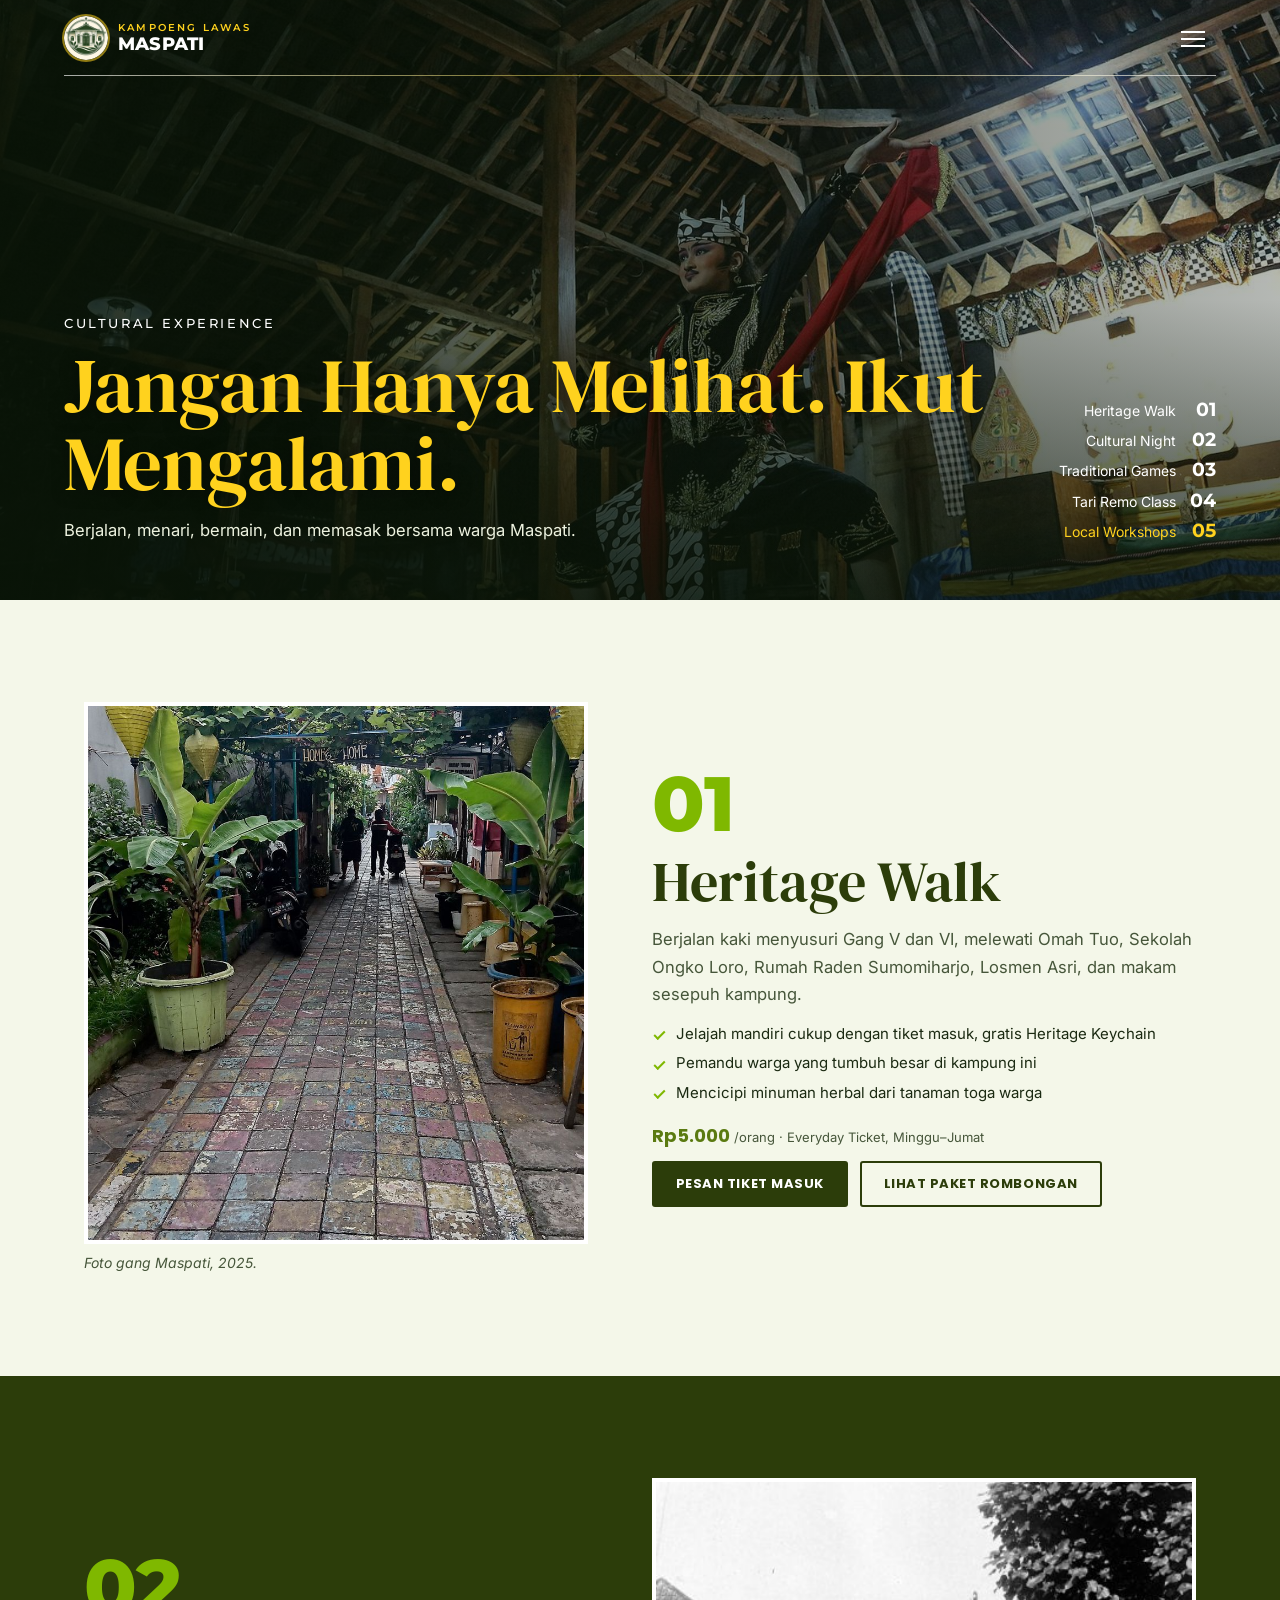
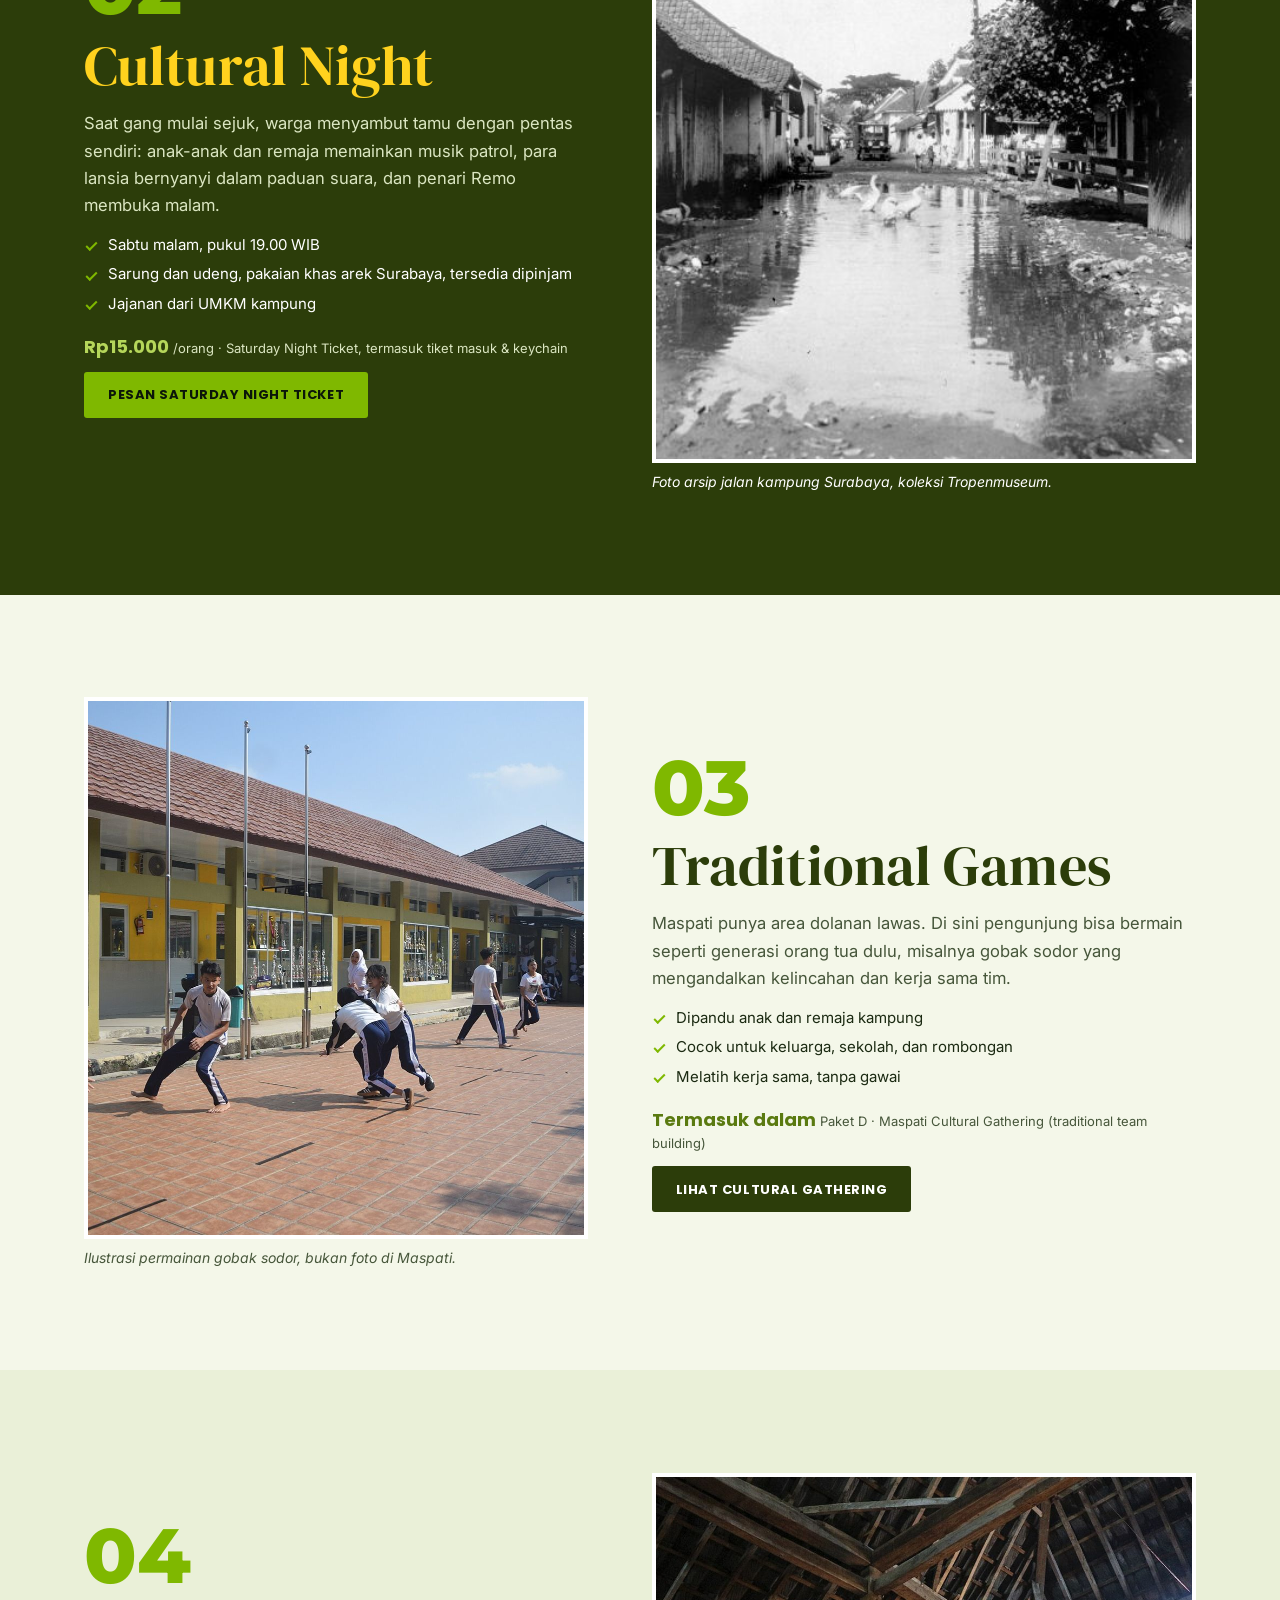
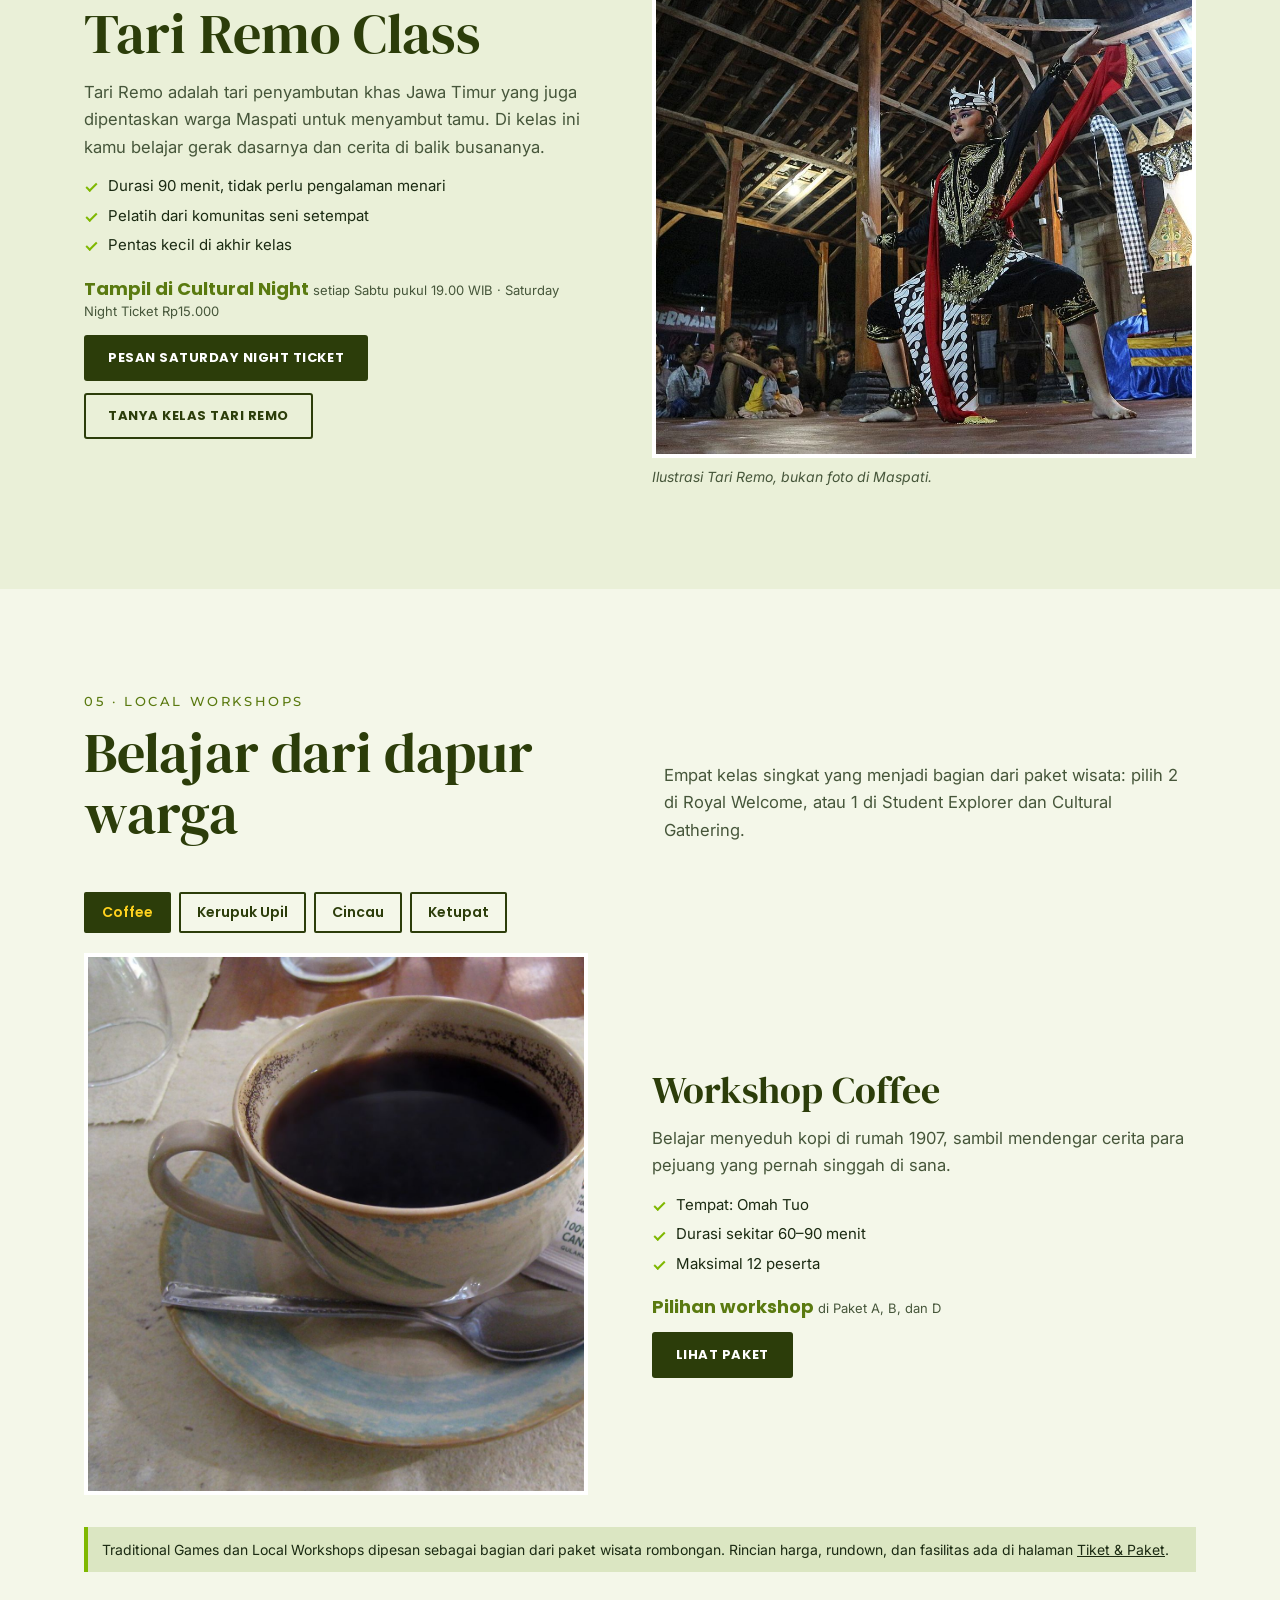
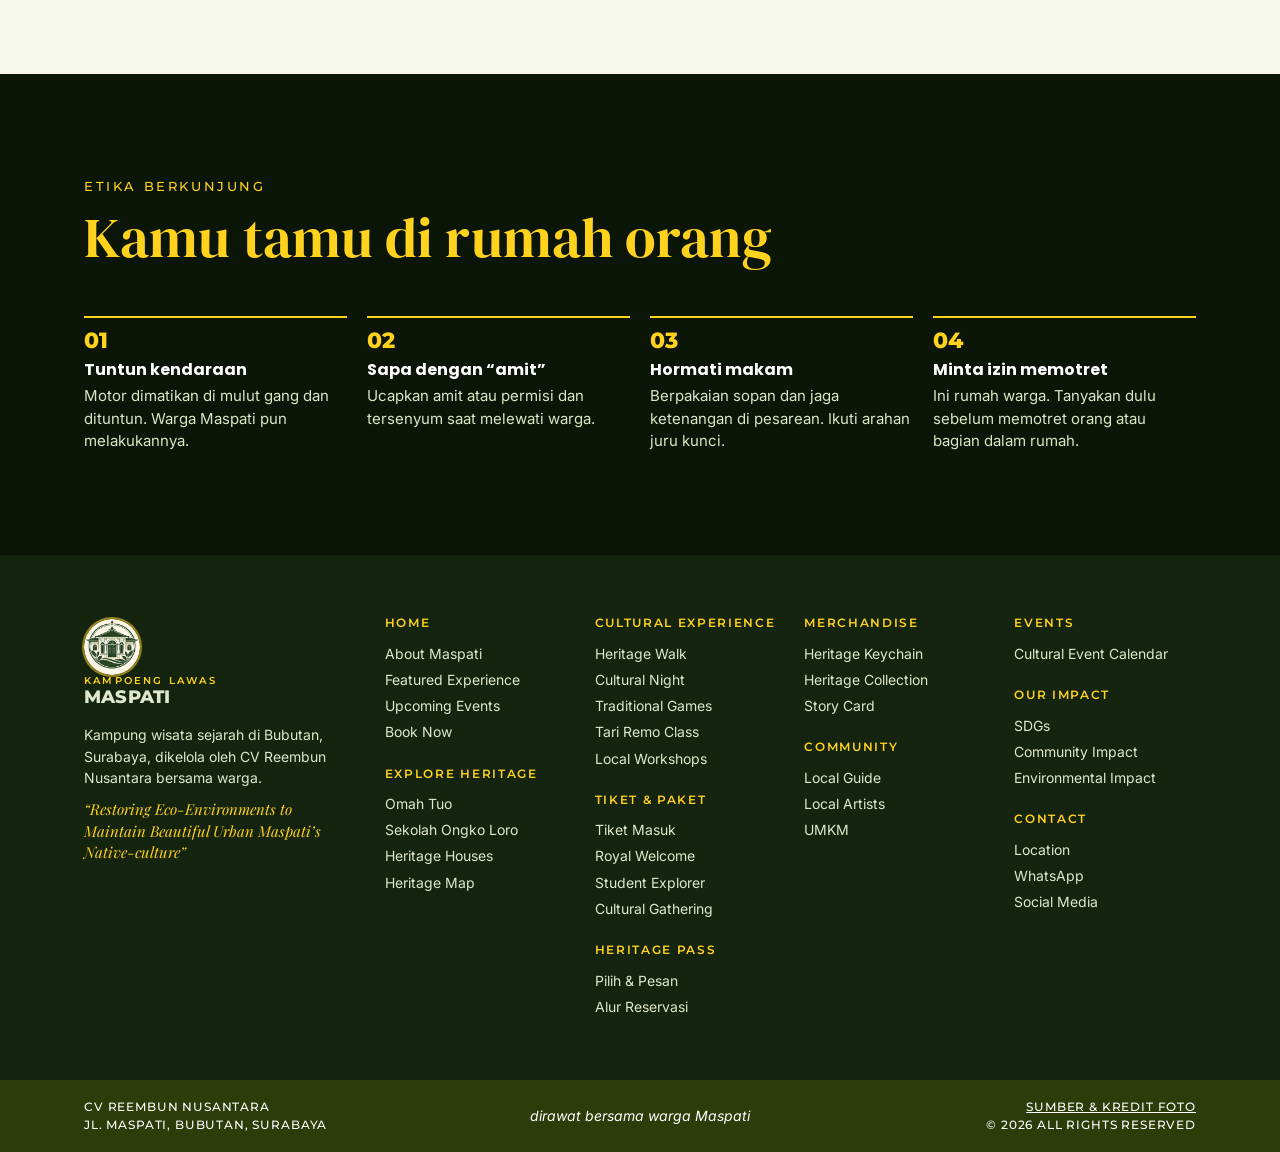
<file: experience.html>
<!doctype html>
<html lang="id">
<head>
<meta charset="utf-8">
<meta name="viewport" content="width=device-width, initial-scale=1">
<title>Cultural Experience | Kampoeng Lawas Maspati</title>
<meta name="description" content="Heritage Walk, Cultural Night, permainan tradisional, kelas Tari Remo, dan workshop lokal di Kampung Lawas Maspati.">
<link rel="icon" href="assets/favicon.png" type="image/png">
<link rel="apple-touch-icon" href="assets/logo.png">
<link rel="preconnect" href="https://fonts.googleapis.com">
<link rel="preconnect" href="https://fonts.gstatic.com" crossorigin>
<link href="https://fonts.googleapis.com/css2?family=DM+Serif+Display&family=Inter:ital,wght@0,400;0,600;1,400;1,500&family=Montserrat:wght@400;500;600;700;800&family=Playfair+Display:ital,wght@1,500&family=Poppins:wght@600;700;800&display=swap" rel="stylesheet">
<link rel="stylesheet" href="css/style.css">
<script>document.documentElement.classList.add("js")</script>
</head>
<body>
<a class="skip" href="#isi">Lewati ke isi</a>
<header class="site-header">
  <div class="header-in">
    <a class="brand" href="index.html" aria-label="Kampoeng Lawas Maspati, beranda"><img class="brand-logo" src="assets/logo.png" alt="" width="44" height="44"><span><small>Kampoeng Lawas</small><b>Maspati</b></span></a>
    <button class="burger" type="button" aria-label="Buka menu" aria-expanded="false" aria-controls="nav"><span></span><span></span><span></span></button>
    <nav class="nav" id="nav" aria-label="Menu utama">
      <ul class="nav-list">
        <li class="nav-item"><a class="nav-link" href="index.html">Home</a>
          <ul class="sub"><li><a href="index.html#about">About Maspati</a></li><li><a href="index.html#featured">Featured Experience</a></li><li><a href="index.html#upcoming">Upcoming Events</a></li><li><a href="index.html#book">Book Now</a></li></ul></li>
        <li class="nav-item"><a class="nav-link" href="explore.html">Explore Heritage</a>
          <ul class="sub"><li><a href="explore.html#omah-tuo">Omah Tuo</a></li><li><a href="explore.html#ongko-loro">Sekolah Ongko Loro</a></li><li><a href="explore.html#houses">Heritage Houses</a></li><li><a href="explore.html#map">Heritage Map</a></li></ul></li>
        <li class="nav-item"><a class="nav-link" href="experience.html" aria-current="page">Cultural Experience</a>
          <ul class="sub"><li><a href="experience.html#walk">Heritage Walk</a></li><li><a href="experience.html#night">Cultural Night</a></li><li><a href="experience.html#games">Traditional Games</a></li><li><a href="experience.html#remo">Tari Remo Class</a></li><li><a href="experience.html#workshops">Local Workshops</a></li></ul></li>
        <li class="nav-item"><a class="nav-link" href="paket.html">Tiket &amp; Paket</a>
          <ul class="sub"><li><a href="paket.html#tiket">Tiket Masuk</a></li><li><a href="paket.html#royal">Royal Welcome</a></li><li><a href="paket.html#student">Student Explorer</a></li><li><a href="paket.html#gathering">Cultural Gathering</a></li></ul></li>
        <li class="nav-item"><a class="nav-link" href="pass.html">Heritage Pass</a>
          <ul class="sub"><li><a href="pass.html#booking">Pilih & Pesan</a></li><li><a href="pass.html#alur">Alur Reservasi</a></li></ul></li>
        <li class="nav-item"><a class="nav-link" href="merchandise.html">Merchandise</a>
          <ul class="sub"><li><a href="merchandise.html#keychain">Heritage Keychain</a></li><li><a href="merchandise.html#collection">Heritage Collection</a></li><li><a href="merchandise.html#story">Story Card</a></li></ul></li>
        <li class="nav-item"><a class="nav-link" href="community.html">Community</a>
          <ul class="sub"><li><a href="community.html#guide">Local Guide</a></li><li><a href="community.html#artists">Local Artists</a></li><li><a href="community.html#umkm">UMKM</a></li></ul></li>
        <li class="nav-item"><a class="nav-link" href="events.html">Events</a>
          <ul class="sub"><li><a href="events.html#calendar">Cultural Event Calendar</a></li></ul></li>
        <li class="nav-item"><a class="nav-link" href="impact.html">Our Impact</a>
          <ul class="sub"><li><a href="impact.html#sdgs">SDGs</a></li><li><a href="impact.html#community">Community Impact</a></li><li><a href="impact.html#environment">Environmental Impact</a></li></ul></li>
        <li class="nav-item"><a class="nav-link" href="contact.html">Contact</a>
          <ul class="sub"><li><a href="contact.html#location">Location</a></li><li><a href="contact.html#whatsapp">WhatsApp</a></li><li><a href="contact.html#social">Social Media</a></li></ul></li>
      </ul>
    </nav>
    <a class="btn btn--lime header-cta" href="pass.html">Book Now</a>
  </div>
</header>
<main id="isi">
<section class="phero">
  <img src="assets/img/tari-remo.jpg" alt="" style="object-position:60% 40%">
  <div class="wrap phero-in">
    <div>
      <p class="eyebrow">Cultural experience</p>
      <h1>Jangan Hanya Melihat. Ikut Mengalami.</h1>
      <p class="lead">Berjalan, menari, bermain, dan memasak bersama warga Maspati.</p>
    </div>
    <nav class="pidx" aria-label="Isi halaman"><a href="#walk"><span>Heritage Walk</span><b>01</b></a><a href="#night"><span>Cultural Night</span><b>02</b></a><a href="#games"><span>Traditional Games</span><b>03</b></a><a href="#remo"><span>Tari Remo Class</span><b>04</b></a><a href="#workshops"><span>Local Workshops</span><b>05</b></a></nav>
  </div>
</section>

<section class="sec sec--light" id="walk"><div class="wrap feature">
  <figure class="feature-img reveal"><img src="assets/img/maspati-3.jpg" alt="Gang hijau Maspati dengan lantai tegel warna-warni" loading="lazy"><figcaption>Foto gang Maspati, 2025.</figcaption></figure>
  <div class="feature-txt reveal">
    <span class="feature-num">01</span>
    <h2 class="title">Heritage Walk</h2>
    <p class="lead">Berjalan kaki menyusuri Gang V dan VI, melewati Omah Tuo, Sekolah Ongko Loro, Rumah Raden Sumomiharjo, Losmen Asri, dan makam sesepuh kampung.</p>
    <ul class="check"><li>Jelajah mandiri cukup dengan tiket masuk, gratis Heritage Keychain</li><li>Pemandu warga yang tumbuh besar di kampung ini</li><li>Mencicipi minuman herbal dari tanaman toga warga</li></ul>
    <p class="price">Rp5.000 <small>/orang · Everyday Ticket, Minggu–Jumat</small></p>
    <div class="btns"><a class="btn btn--dark" href="pass.html?paket=everyday">Pesan Tiket Masuk</a><a class="btn btn--ghost" href="paket.html#royal">Lihat paket rombongan</a></div>
  </div>
</div></section>

<section class="sec sec--moss" id="night"><div class="wrap feature feature--flip">
  <figure class="feature-img reveal"><img src="assets/img/kampung-lama-2.jpg" alt="Foto arsip jalan kampung Surabaya tempo dulu" loading="lazy"><figcaption>Foto arsip jalan kampung Surabaya, koleksi Tropenmuseum.</figcaption></figure>
  <div class="feature-txt reveal">
    <span class="feature-num">02</span>
    <h2 class="title">Cultural Night</h2>
    <p class="lead">Saat gang mulai sejuk, warga menyambut tamu dengan pentas sendiri: anak-anak dan remaja memainkan musik patrol, para lansia bernyanyi dalam paduan suara, dan penari Remo membuka malam.</p>
    <ul class="check"><li>Sabtu malam, pukul 19.00 WIB</li><li>Sarung dan udeng, pakaian khas arek Surabaya, tersedia dipinjam</li><li>Jajanan dari UMKM kampung</li></ul>
    <p class="price">Rp15.000 <small>/orang · Saturday Night Ticket, termasuk tiket masuk &amp; keychain</small></p>
    <div class="btns"><a class="btn btn--lime" href="pass.html?paket=saturday-night">Pesan Saturday Night Ticket</a></div>
  </div>
</div></section>

<section class="sec sec--light" id="games"><div class="wrap feature">
  <figure class="feature-img reveal"><img src="assets/img/gobak-sodor.jpg" alt="Anak sekolah bermain gobak sodor" loading="lazy"><figcaption>Ilustrasi permainan gobak sodor, bukan foto di Maspati.</figcaption></figure>
  <div class="feature-txt reveal">
    <span class="feature-num">03</span>
    <h2 class="title">Traditional Games</h2>
    <p class="lead">Maspati punya area dolanan lawas. Di sini pengunjung bisa bermain seperti generasi orang tua dulu, misalnya gobak sodor yang mengandalkan kelincahan dan kerja sama tim.</p>
    <ul class="check"><li>Dipandu anak dan remaja kampung</li><li>Cocok untuk keluarga, sekolah, dan rombongan</li><li>Melatih kerja sama, tanpa gawai</li></ul>
    <p class="price">Termasuk dalam <small>Paket D · Maspati Cultural Gathering (traditional team building)</small></p>
    <div class="btns"><a class="btn btn--dark" href="paket.html#gathering">Lihat Cultural Gathering</a></div>
  </div>
</div></section>

<section class="sec sec--sage" id="remo"><div class="wrap feature feature--flip">
  <figure class="feature-img reveal"><img src="assets/img/tari-remo.jpg" alt="Penari Remo dengan selendang merah" loading="lazy"><figcaption>Ilustrasi Tari Remo, bukan foto di Maspati.</figcaption></figure>
  <div class="feature-txt reveal">
    <span class="feature-num">04</span>
    <h2 class="title">Tari Remo Class</h2>
    <p class="lead">Tari Remo adalah tari penyambutan khas Jawa Timur yang juga dipentaskan warga Maspati untuk menyambut tamu. Di kelas ini kamu belajar gerak dasarnya dan cerita di balik busananya.</p>
    <ul class="check"><li>Durasi 90 menit, tidak perlu pengalaman menari</li><li>Pelatih dari komunitas seni setempat</li><li>Pentas kecil di akhir kelas</li></ul>
    <p class="price">Tampil di Cultural Night <small>setiap Sabtu pukul 19.00 WIB · Saturday Night Ticket Rp15.000</small></p>
    <div class="btns"><a class="btn btn--dark" href="pass.html?paket=saturday-night">Pesan Saturday Night Ticket</a><a class="btn btn--ghost" href="contact.html#whatsapp">Tanya kelas Tari Remo</a></div>
  </div>
</div></section>

<section class="sec sec--light" id="workshops"><div class="wrap">
  <div class="sec-head sec-head--split">
  <p class="eyebrow">05 · Local workshops</p>
  <h2 class="title">Belajar dari dapur warga</h2>
  <p class="lead">Empat kelas singkat yang menjadi bagian dari paket wisata: pilih 2 di Royal Welcome, atau 1 di Student Explorer dan Cultural Gathering.</p>
</div>
  <div class="tabs" role="tablist" aria-label="Pilih workshop">
    <button type="button" role="tab" id="tab-kopi" aria-controls="ws-kopi" aria-selected="false">Coffee</button>
    <button type="button" role="tab" id="tab-kerupuk" aria-controls="ws-kerupuk" aria-selected="false">Kerupuk Upil</button>
    <button type="button" role="tab" id="tab-cincau" aria-controls="ws-cincau" aria-selected="false">Cincau</button>
    <button type="button" role="tab" id="tab-ketupat" aria-controls="ws-ketupat" aria-selected="false">Ketupat</button>
  </div>
  <div class="tabp feature" role="tabpanel" id="ws-kopi" aria-labelledby="tab-kopi" tabindex="0">
    <figure class="feature-img"><img src="assets/img/kopi.jpg" alt="Secangkir kopi hitam" loading="lazy" style="object-position:0% 50%"></figure>
    <div class="feature-txt">
      <h3 class="title title--md">Workshop Coffee</h3>
      <p class="lead">Belajar menyeduh kopi di rumah 1907, sambil mendengar cerita para pejuang yang pernah singgah di sana.</p>
      <ul class="check"><li>Tempat: Omah Tuo</li><li>Durasi sekitar 60–90 menit</li><li>Maksimal 12 peserta</li></ul>
      <p class="price">Pilihan workshop <small>di Paket A, B, dan D</small></p>
      <div class="btns"><a class="btn btn--dark" href="paket.html#student">Lihat paket</a></div>
    </div>
  </div>
  <div class="tabp feature" role="tabpanel" id="ws-kerupuk" aria-labelledby="tab-kerupuk" tabindex="0">
    <figure class="feature-img"><img src="assets/img/kerupuk.jpg" alt="Kerupuk pasir warna-warni" loading="lazy" style="object-position:50% 50%"></figure>
    <div class="feature-txt">
      <h3 class="title title--md">Workshop Kerupuk Upil</h3>
      <p class="lead">Kerupuk ini digoreng dengan pasir panas, bukan minyak. Cobalah sendiri cara lama yang unik ini.</p>
      <ul class="check"><li>Bisa dibawa pulang</li><li>Durasi sekitar 60–90 menit</li><li>Maksimal 12 peserta</li></ul>
      <p class="price">Pilihan workshop <small>di Paket A, B, dan D</small></p>
      <div class="btns"><a class="btn btn--dark" href="paket.html#student">Lihat paket</a></div>
    </div>
  </div>
  <div class="tabp feature" role="tabpanel" id="ws-cincau" aria-labelledby="tab-cincau" tabindex="0">
    <figure class="feature-img"><img src="assets/img/cincau.jpg" alt="Segelas es cincau" loading="lazy" style="object-position:50% 60%"></figure>
    <div class="feature-txt">
      <h3 class="title title--md">Workshop Cincau</h3>
      <p class="lead">Tanaman cincau tumbuh di pot-pot warga. Petik daunnya, olah jadi cincau, lalu nikmati sebagai minuman segar.</p>
      <ul class="check"><li>Produk unggulan RT 01</li><li>Durasi sekitar 60–90 menit</li><li>Maksimal 12 peserta</li></ul>
      <p class="price">Pilihan workshop <small>di Paket A, B, dan D</small></p>
      <div class="btns"><a class="btn btn--dark" href="paket.html#student">Lihat paket</a></div>
    </div>
  </div>
  <div class="tabp feature" role="tabpanel" id="ws-ketupat" aria-labelledby="tab-ketupat" tabindex="0">
    <figure class="feature-img"><img src="assets/img/ketupat.jpg" alt="Menganyam janur menjadi ketupat" loading="lazy" style="object-position:60% 90%"></figure>
    <div class="feature-txt">
      <h3 class="title title--md">Workshop Ketupat</h3>
      <p class="lead">Anyam janur muda menjadi kulit ketupat. Kelihatannya rumit, tetapi tangan warga akan menuntunmu.</p>
      <ul class="check"><li>Bisa dibawa pulang</li><li>Durasi sekitar 60–90 menit</li><li>Maksimal 12 peserta</li></ul>
      <p class="price">Pilihan workshop <small>di Paket A, B, dan D</small></p>
      <div class="btns"><a class="btn btn--dark" href="paket.html#student">Lihat paket</a></div>
    </div>
  </div>
  <p class="note mt">Traditional Games dan Local Workshops dipesan sebagai bagian dari paket wisata rombongan. Rincian harga, rundown, dan fasilitas ada di halaman <a href="paket.html">Tiket &amp; Paket</a>.</p>
</div></section>

<section class="sec sec--dark"><div class="wrap">
  <div class="sec-head">
  <p class="eyebrow">Etika berkunjung</p>
  <h2 class="title">Kamu tamu di rumah orang</h2>
  
</div>
  <ol class="rules">
    <li><b>Tuntun kendaraan</b>Motor dimatikan di mulut gang dan dituntun. Warga Maspati pun melakukannya.</li>
    <li><b>Sapa dengan “amit”</b>Ucapkan amit atau permisi dan tersenyum saat melewati warga.</li>
    <li><b>Hormati makam</b>Berpakaian sopan dan jaga ketenangan di pesarean. Ikuti arahan juru kunci.</li>
    <li><b>Minta izin memotret</b>Ini rumah warga. Tanyakan dulu sebelum memotret orang atau bagian dalam rumah.</li>
  </ol>
</div></section>
</main>
<footer>
  <div class="foot-map"><div class="wrap foot-grid">
    <div class="foot-brand">
      <a class="brand" href="index.html" aria-label="Beranda"><img class="brand-logo" src="assets/logo.png" alt="" width="44" height="44"><span><small>Kampoeng Lawas</small><b>Maspati</b></span></a>
      <p>Kampung wisata sejarah di Bubutan, Surabaya, dikelola oleh CV Reembun Nusantara bersama warga.</p>
      <em>“Restoring Eco-Environments to Maintain Beautiful Urban Maspati’s Native-culture”</em>
    </div>
    <div><h2>Home</h2><a href="index.html#about">About Maspati</a><a href="index.html#featured">Featured Experience</a><a href="index.html#upcoming">Upcoming Events</a><a href="index.html#book">Book Now</a><h2>Explore Heritage</h2><a href="explore.html#omah-tuo">Omah Tuo</a><a href="explore.html#ongko-loro">Sekolah Ongko Loro</a><a href="explore.html#houses">Heritage Houses</a><a href="explore.html#map">Heritage Map</a></div>
    <div><h2>Cultural Experience</h2><a href="experience.html#walk">Heritage Walk</a><a href="experience.html#night">Cultural Night</a><a href="experience.html#games">Traditional Games</a><a href="experience.html#remo">Tari Remo Class</a><a href="experience.html#workshops">Local Workshops</a><h2>Tiket &amp; Paket</h2><a href="paket.html#tiket">Tiket Masuk</a><a href="paket.html#royal">Royal Welcome</a><a href="paket.html#student">Student Explorer</a><a href="paket.html#gathering">Cultural Gathering</a><h2>Heritage Pass</h2><a href="pass.html#booking">Pilih & Pesan</a><a href="pass.html#alur">Alur Reservasi</a></div>
    <div><h2>Merchandise</h2><a href="merchandise.html#keychain">Heritage Keychain</a><a href="merchandise.html#collection">Heritage Collection</a><a href="merchandise.html#story">Story Card</a><h2>Community</h2><a href="community.html#guide">Local Guide</a><a href="community.html#artists">Local Artists</a><a href="community.html#umkm">UMKM</a></div>
    <div><h2>Events</h2><a href="events.html#calendar">Cultural Event Calendar</a><h2>Our Impact</h2><a href="impact.html#sdgs">SDGs</a><a href="impact.html#community">Community Impact</a><a href="impact.html#environment">Environmental Impact</a><h2>Contact</h2><a href="contact.html#location">Location</a><a href="contact.html#whatsapp">WhatsApp</a><a href="contact.html#social">Social Media</a></div>
  </div></div>
  <div class="foot-bar"><div class="wrap">
    <p>CV REEMBUN NUSANTARA<br>JL. MASPATI, BUBUTAN, SURABAYA</p>
    <p>dirawat bersama warga Maspati</p>
    <p><a href="credits.html">SUMBER &amp; KREDIT FOTO</a><br>© 2026 ALL RIGHTS RESERVED</p>
  </div></div>
</footer>
<script src="js/config.js"></script>
<script src="js/main.js"></script>
</body>
</html>
</file>
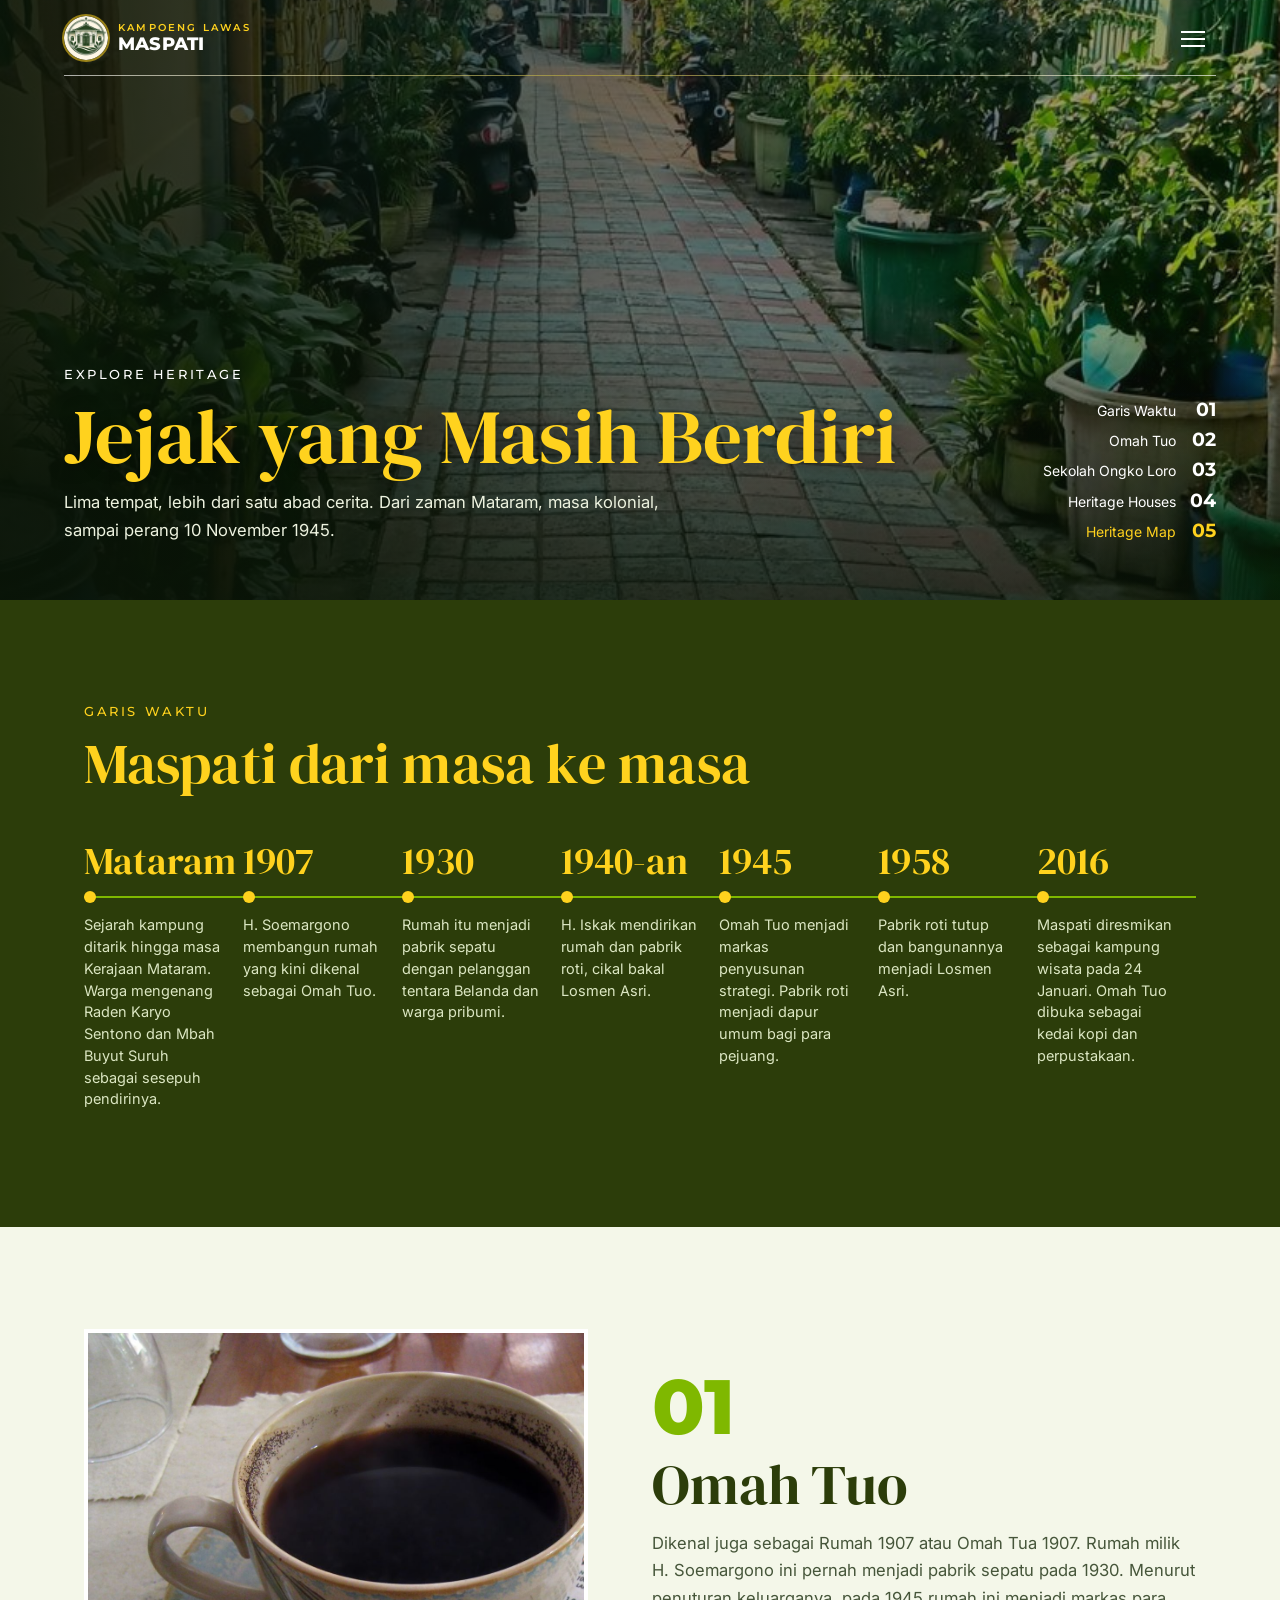
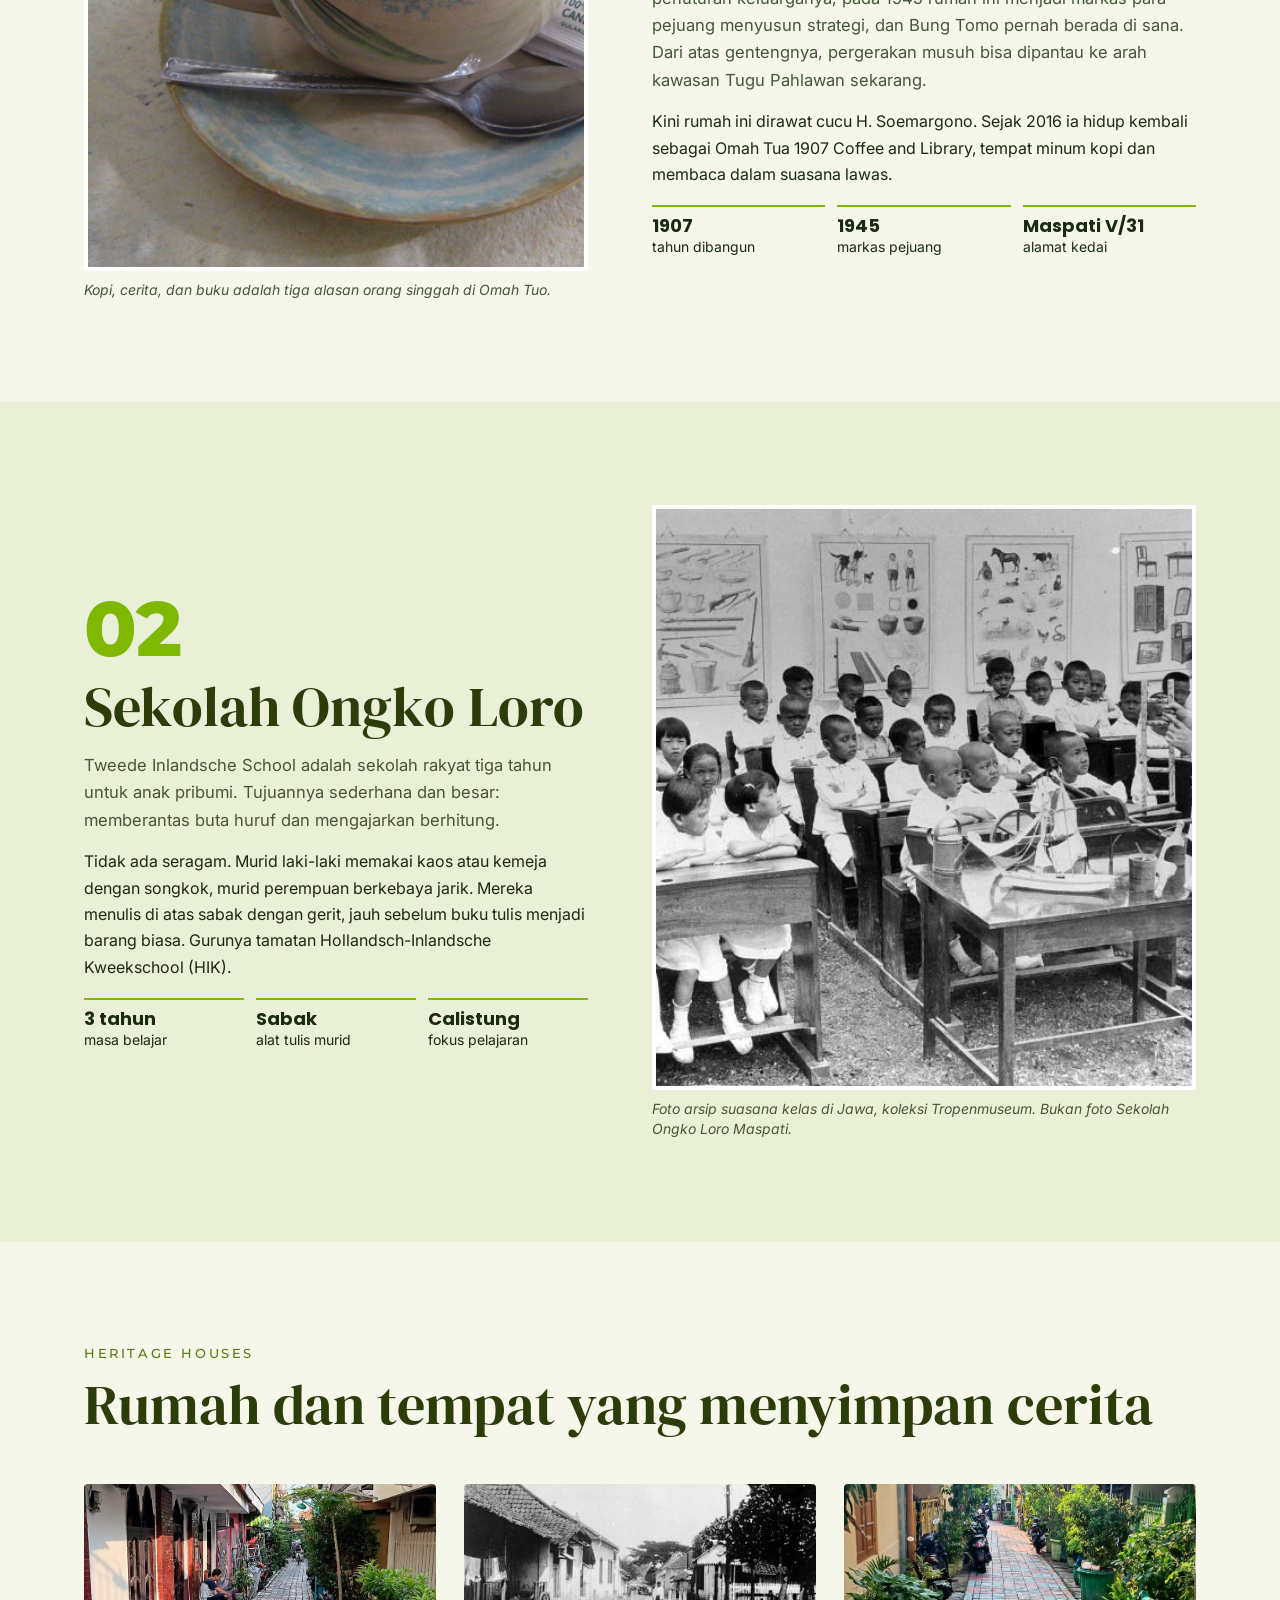
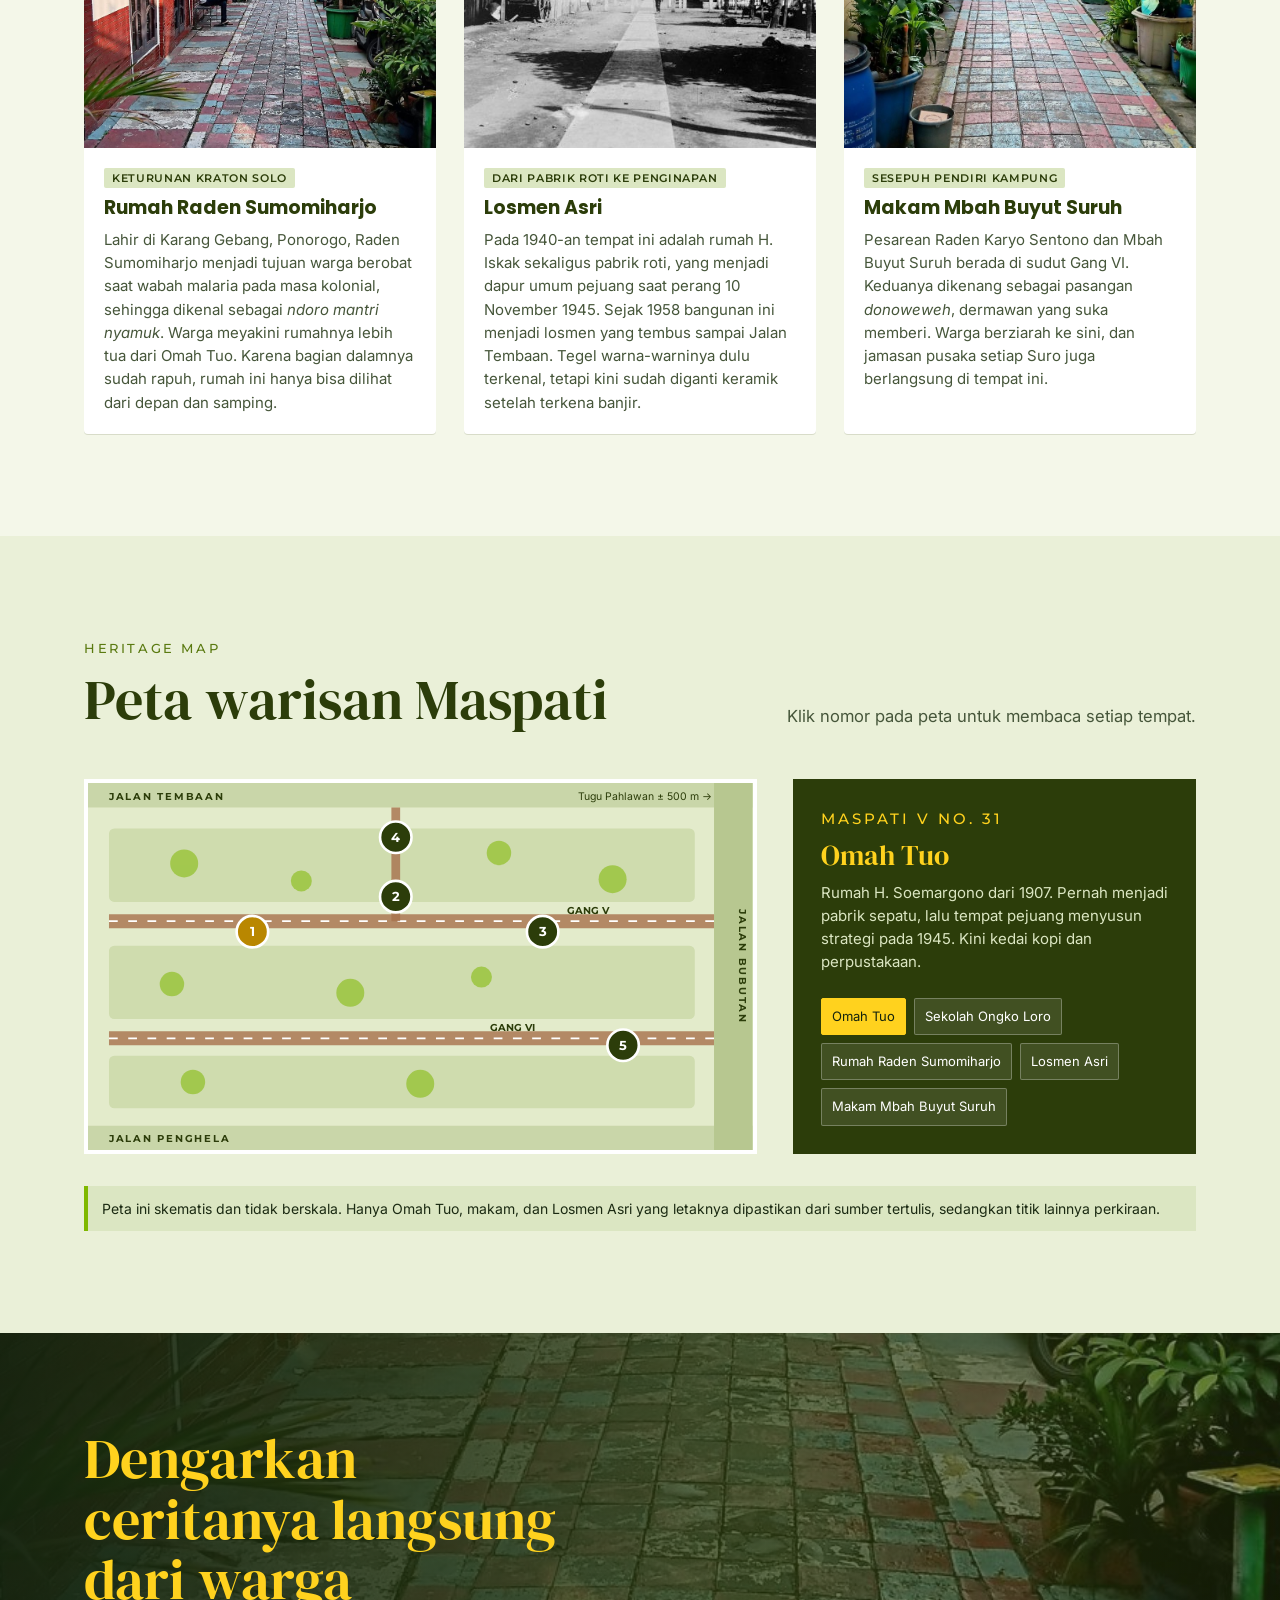
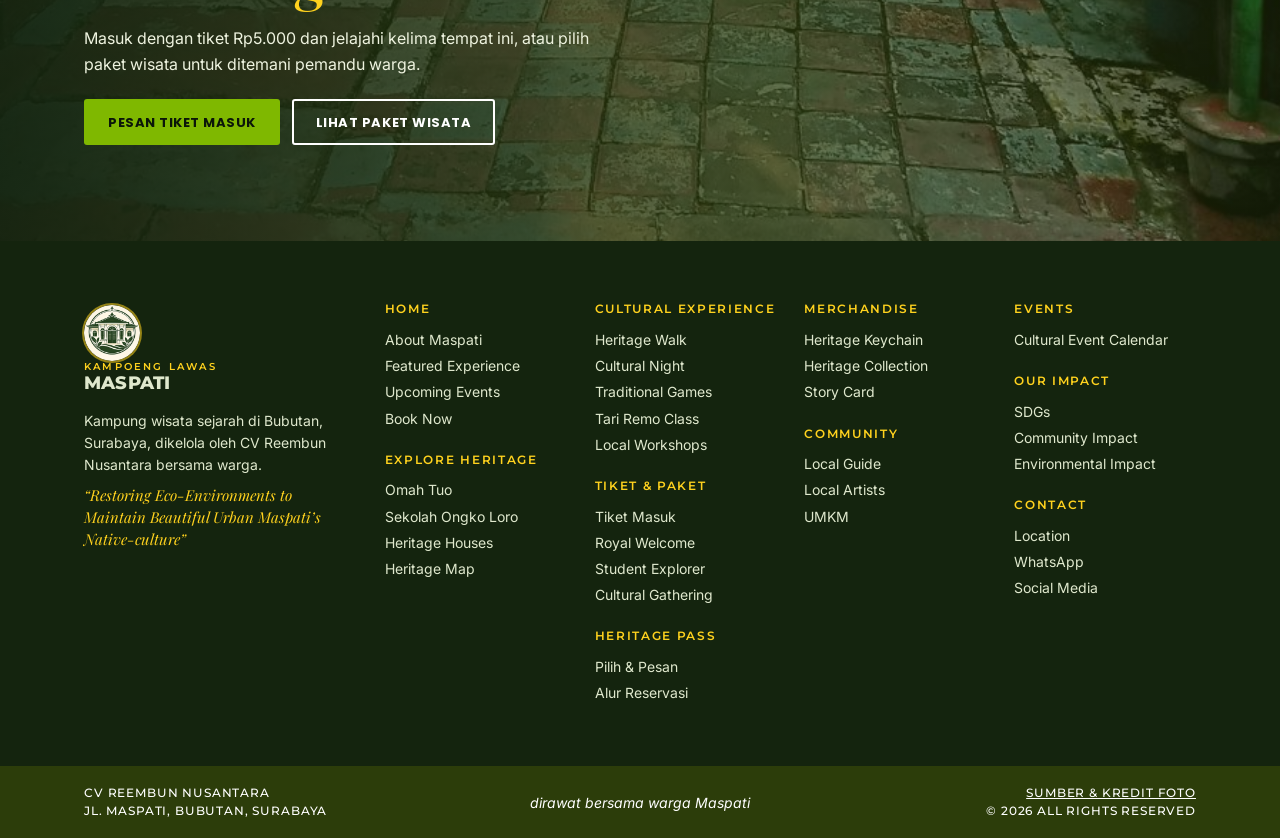
<file: explore.html>
<!doctype html>
<html lang="id">
<head>
<meta charset="utf-8">
<meta name="viewport" content="width=device-width, initial-scale=1">
<title>Explore Heritage | Kampoeng Lawas Maspati</title>
<meta name="description" content="Sejarah Omah Tuo, Sekolah Ongko Loro, rumah-rumah lawas, dan peta warisan Kampung Lawas Maspati Surabaya.">
<link rel="icon" href="assets/favicon.png" type="image/png">
<link rel="apple-touch-icon" href="assets/logo.png">
<link rel="preconnect" href="https://fonts.googleapis.com">
<link rel="preconnect" href="https://fonts.gstatic.com" crossorigin>
<link href="https://fonts.googleapis.com/css2?family=DM+Serif+Display&family=Inter:ital,wght@0,400;0,600;1,400;1,500&family=Montserrat:wght@400;500;600;700;800&family=Playfair+Display:ital,wght@1,500&family=Poppins:wght@600;700;800&display=swap" rel="stylesheet">
<link rel="stylesheet" href="css/style.css">
<script>document.documentElement.classList.add("js")</script>
</head>
<body>
<a class="skip" href="#isi">Lewati ke isi</a>
<header class="site-header">
  <div class="header-in">
    <a class="brand" href="index.html" aria-label="Kampoeng Lawas Maspati, beranda"><img class="brand-logo" src="assets/logo.png" alt="" width="44" height="44"><span><small>Kampoeng Lawas</small><b>Maspati</b></span></a>
    <button class="burger" type="button" aria-label="Buka menu" aria-expanded="false" aria-controls="nav"><span></span><span></span><span></span></button>
    <nav class="nav" id="nav" aria-label="Menu utama">
      <ul class="nav-list">
        <li class="nav-item"><a class="nav-link" href="index.html">Home</a>
          <ul class="sub"><li><a href="index.html#about">About Maspati</a></li><li><a href="index.html#featured">Featured Experience</a></li><li><a href="index.html#upcoming">Upcoming Events</a></li><li><a href="index.html#book">Book Now</a></li></ul></li>
        <li class="nav-item"><a class="nav-link" href="explore.html" aria-current="page">Explore Heritage</a>
          <ul class="sub"><li><a href="explore.html#omah-tuo">Omah Tuo</a></li><li><a href="explore.html#ongko-loro">Sekolah Ongko Loro</a></li><li><a href="explore.html#houses">Heritage Houses</a></li><li><a href="explore.html#map">Heritage Map</a></li></ul></li>
        <li class="nav-item"><a class="nav-link" href="experience.html">Cultural Experience</a>
          <ul class="sub"><li><a href="experience.html#walk">Heritage Walk</a></li><li><a href="experience.html#night">Cultural Night</a></li><li><a href="experience.html#games">Traditional Games</a></li><li><a href="experience.html#remo">Tari Remo Class</a></li><li><a href="experience.html#workshops">Local Workshops</a></li></ul></li>
        <li class="nav-item"><a class="nav-link" href="paket.html">Tiket &amp; Paket</a>
          <ul class="sub"><li><a href="paket.html#tiket">Tiket Masuk</a></li><li><a href="paket.html#royal">Royal Welcome</a></li><li><a href="paket.html#student">Student Explorer</a></li><li><a href="paket.html#gathering">Cultural Gathering</a></li></ul></li>
        <li class="nav-item"><a class="nav-link" href="pass.html">Heritage Pass</a>
          <ul class="sub"><li><a href="pass.html#booking">Pilih & Pesan</a></li><li><a href="pass.html#alur">Alur Reservasi</a></li></ul></li>
        <li class="nav-item"><a class="nav-link" href="merchandise.html">Merchandise</a>
          <ul class="sub"><li><a href="merchandise.html#keychain">Heritage Keychain</a></li><li><a href="merchandise.html#collection">Heritage Collection</a></li><li><a href="merchandise.html#story">Story Card</a></li></ul></li>
        <li class="nav-item"><a class="nav-link" href="community.html">Community</a>
          <ul class="sub"><li><a href="community.html#guide">Local Guide</a></li><li><a href="community.html#artists">Local Artists</a></li><li><a href="community.html#umkm">UMKM</a></li></ul></li>
        <li class="nav-item"><a class="nav-link" href="events.html">Events</a>
          <ul class="sub"><li><a href="events.html#calendar">Cultural Event Calendar</a></li></ul></li>
        <li class="nav-item"><a class="nav-link" href="impact.html">Our Impact</a>
          <ul class="sub"><li><a href="impact.html#sdgs">SDGs</a></li><li><a href="impact.html#community">Community Impact</a></li><li><a href="impact.html#environment">Environmental Impact</a></li></ul></li>
        <li class="nav-item"><a class="nav-link" href="contact.html">Contact</a>
          <ul class="sub"><li><a href="contact.html#location">Location</a></li><li><a href="contact.html#whatsapp">WhatsApp</a></li><li><a href="contact.html#social">Social Media</a></li></ul></li>
      </ul>
    </nav>
    <a class="btn btn--lime header-cta" href="pass.html">Book Now</a>
  </div>
</header>
<main id="isi">
<section class="phero">
  <img src="assets/img/maspati-1.jpg" alt="" style="object-position:50% 45%">
  <div class="wrap phero-in">
    <div>
      <p class="eyebrow">Explore heritage</p>
      <h1>Jejak yang Masih Berdiri</h1>
      <p class="lead">Lima tempat, lebih dari satu abad cerita. Dari zaman Mataram, masa kolonial, sampai perang 10 November 1945.</p>
    </div>
    <nav class="pidx" aria-label="Isi halaman"><a href="#sejarah"><span>Garis Waktu</span><b>01</b></a><a href="#omah-tuo"><span>Omah Tuo</span><b>02</b></a><a href="#ongko-loro"><span>Sekolah Ongko Loro</span><b>03</b></a><a href="#houses"><span>Heritage Houses</span><b>04</b></a><a href="#map"><span>Heritage Map</span><b>05</b></a></nav>
  </div>
</section>

<section class="sec sec--moss" id="sejarah"><div class="wrap">
  <div class="sec-head">
  <p class="eyebrow">Garis waktu</p>
  <h2 class="title">Maspati dari masa ke masa</h2>
  
</div>
  <ol class="tl" tabindex="0" aria-label="Garis waktu sejarah Maspati">
    <li><span class="yr">Mataram</span><span class="ln"></span><p>Sejarah kampung ditarik hingga masa Kerajaan Mataram. Warga mengenang Raden Karyo Sentono dan Mbah Buyut Suruh sebagai sesepuh pendirinya.</p></li>
    <li><span class="yr">1907</span><span class="ln"></span><p>H. Soemargono membangun rumah yang kini dikenal sebagai Omah Tuo.</p></li>
    <li><span class="yr">1930</span><span class="ln"></span><p>Rumah itu menjadi pabrik sepatu dengan pelanggan tentara Belanda dan warga pribumi.</p></li>
    <li><span class="yr">1940-an</span><span class="ln"></span><p>H. Iskak mendirikan rumah dan pabrik roti, cikal bakal Losmen Asri.</p></li>
    <li><span class="yr">1945</span><span class="ln"></span><p>Omah Tuo menjadi markas penyusunan strategi. Pabrik roti menjadi dapur umum bagi para pejuang.</p></li>
    <li><span class="yr">1958</span><span class="ln"></span><p>Pabrik roti tutup dan bangunannya menjadi Losmen Asri.</p></li>
    <li><span class="yr">2016</span><span class="ln"></span><p>Maspati diresmikan sebagai kampung wisata pada 24 Januari. Omah Tuo dibuka sebagai kedai kopi dan perpustakaan.</p></li>
  </ol>
</div></section>

<section class="sec sec--light" id="omah-tuo"><div class="wrap feature">
  <figure class="feature-img reveal"><img src="assets/img/kopi.jpg" alt="Secangkir kopi hitam di atas lepek" loading="lazy" style="object-position:0% 50%"><figcaption>Kopi, cerita, dan buku adalah tiga alasan orang singgah di Omah Tuo.</figcaption></figure>
  <div class="feature-txt reveal">
    <span class="feature-num">01</span>
    <h2 class="title">Omah Tuo</h2>
    <p class="lead">Dikenal juga sebagai Rumah 1907 atau Omah Tua 1907. Rumah milik H. Soemargono ini pernah menjadi pabrik sepatu pada 1930. Menurut penuturan keluarganya, pada 1945 rumah ini menjadi markas para pejuang menyusun strategi, dan Bung Tomo pernah berada di sana. Dari atas gentengnya, pergerakan musuh bisa dipantau ke arah kawasan Tugu Pahlawan sekarang.</p>
    <p>Kini rumah ini dirawat cucu H. Soemargono. Sejak 2016 ia hidup kembali sebagai Omah Tua 1907 Coffee and Library, tempat minum kopi dan membaca dalam suasana lawas.</p>
    <div class="fact"><div><b>1907</b>tahun dibangun</div><div><b>1945</b>markas pejuang</div><div><b>Maspati V/31</b>alamat kedai</div></div>
  </div>
</div></section>

<section class="sec sec--sage" id="ongko-loro"><div class="wrap feature feature--flip">
  <figure class="feature-img reveal"><img src="assets/img/sekolah-lama.jpg" alt="Foto arsip kelas sekolah di Jawa, murid duduk di bangku kayu menghadap guru" loading="lazy"><figcaption>Foto arsip suasana kelas di Jawa, koleksi Tropenmuseum. Bukan foto Sekolah Ongko Loro Maspati.</figcaption></figure>
  <div class="feature-txt reveal">
    <span class="feature-num">02</span>
    <h2 class="title">Sekolah Ongko Loro</h2>
    <p class="lead">Tweede Inlandsche School adalah sekolah rakyat tiga tahun untuk anak pribumi. Tujuannya sederhana dan besar: memberantas buta huruf dan mengajarkan berhitung.</p>
    <p>Tidak ada seragam. Murid laki-laki memakai kaos atau kemeja dengan songkok, murid perempuan berkebaya jarik. Mereka menulis di atas sabak dengan gerit, jauh sebelum buku tulis menjadi barang biasa. Gurunya tamatan Hollandsch-Inlandsche Kweekschool (HIK).</p>
    <div class="fact"><div><b>3 tahun</b>masa belajar</div><div><b>Sabak</b>alat tulis murid</div><div><b>Calistung</b>fokus pelajaran</div></div>
  </div>
</div></section>

<section class="sec sec--light" id="houses"><div class="wrap">
  <div class="sec-head">
  <p class="eyebrow">Heritage houses</p>
  <h2 class="title">Rumah dan tempat yang menyimpan cerita</h2>
  
</div>
  <div class="grid-3">
    <article class="card reveal"><div class="ph"><img src="assets/img/maspati-2.jpg" alt="Rumah lama di tepi gang Maspati" loading="lazy"></div><div class="bd"><span class="tag">Keturunan Kraton Solo</span><h3>Rumah Raden Sumomiharjo</h3><p>Lahir di Karang Gebang, Ponorogo, Raden Sumomiharjo menjadi tujuan warga berobat saat wabah malaria pada masa kolonial, sehingga dikenal sebagai <i>ndoro mantri nyamuk</i>. Warga meyakini rumahnya lebih tua dari Omah Tuo. Karena bagian dalamnya sudah rapuh, rumah ini hanya bisa dilihat dari depan dan samping.</p></div></article>
    <article class="card reveal"><div class="ph"><img src="assets/img/kampung-lama.jpg" alt="Foto arsip jalan kampung Surabaya" loading="lazy"></div><div class="bd"><span class="tag">Dari pabrik roti ke penginapan</span><h3>Losmen Asri</h3><p>Pada 1940-an tempat ini adalah rumah H. Iskak sekaligus pabrik roti, yang menjadi dapur umum pejuang saat perang 10 November 1945. Sejak 1958 bangunan ini menjadi losmen yang tembus sampai Jalan Tembaan. Tegel warna-warninya dulu terkenal, tetapi kini sudah diganti keramik setelah terkena banjir.</p></div></article>
    <article class="card reveal"><div class="ph"><img src="assets/img/maspati-1.jpg" alt="Gang Maspati yang asri" loading="lazy"></div><div class="bd"><span class="tag">Sesepuh pendiri kampung</span><h3>Makam Mbah Buyut Suruh</h3><p>Pesarean Raden Karyo Sentono dan Mbah Buyut Suruh berada di sudut Gang VI. Keduanya dikenang sebagai pasangan <i>donoweweh</i>, dermawan yang suka memberi. Warga berziarah ke sini, dan jamasan pusaka setiap Suro juga berlangsung di tempat ini.</p></div></article>
  </div>
</div></section>

<section class="sec sec--sage" id="map"><div class="wrap">
  <div class="sec-head sec-head--split">
  <p class="eyebrow">Heritage map</p>
  <h2 class="title">Peta warisan Maspati</h2>
  <p class="lead">Klik nomor pada peta untuk membaca setiap tempat.</p>
</div>
  <div class="map-wrap reveal">
    <svg class="map-svg" viewBox="0 0 760 420" role="img" aria-label="Peta skematis Kampung Lawas Maspati dengan lima titik warisan">
      <rect x="0" y="0" width="760" height="28" fill="#c9d6a9"/>
      <rect x="0" y="392" width="760" height="28" fill="#c9d6a9"/>
      <rect x="716" y="0" width="44" height="420" fill="#b7c790"/>
      <g fill="#cfdcae"><rect x="24" y="52" width="670" height="84" rx="6"/><rect x="24" y="186" width="670" height="84" rx="6"/><rect x="24" y="312" width="670" height="60" rx="6"/></g>
      <g fill="#7fb800" opacity=".55"><circle cx="110" cy="92" r="16"/><circle cx="244" cy="112" r="12"/><circle cx="470" cy="80" r="14"/><circle cx="600" cy="110" r="16"/><circle cx="96" cy="230" r="14"/><circle cx="300" cy="240" r="16"/><circle cx="450" cy="222" r="12"/><circle cx="120" cy="342" r="14"/><circle cx="380" cy="344" r="16"/></g>
      <g fill="none" stroke="#a9744f" stroke-width="16" opacity=".82"><path d="M24 158H716"/><path d="M24 292H716"/></g>
      <g fill="none" stroke="#fff" stroke-width="2" stroke-dasharray="10 12"><path d="M24 158H716"/><path d="M24 292H716"/></g>
      <path d="M352 28V158" stroke="#a9744f" stroke-width="10" opacity=".82"/>
      <g font-family="Montserrat,Arial,sans-serif" font-size="12" font-weight="700" fill="#2c3d0a">
        <text x="24" y="19" letter-spacing="2">JALAN TEMBAAN</text>
        <text x="24" y="411" letter-spacing="2">JALAN PENGHELA</text>
        <text x="744" y="210" letter-spacing="2" transform="rotate(90 744 210)" text-anchor="middle">JALAN BUBUTAN</text>
        <text x="548" y="150" >GANG V</text>
        <text x="460" y="284">GANG VI</text>
      </g>
      <g font-family="Inter,Arial,sans-serif" font-size="12" fill="#2c3d0a"><text x="560" y="19">Tugu Pahlawan ± 500 m →</text></g>
      <g class="pin" tabindex="0" role="button" aria-label="Omah Tuo"><circle cx="188" cy="170" r="18"/><text x="188" y="175" text-anchor="middle">1</text></g>
      <g class="pin" tabindex="0" role="button" aria-label="Sekolah Ongko Loro"><circle cx="352" cy="130" r="18"/><text x="352" y="135" text-anchor="middle">2</text></g>
      <g class="pin" tabindex="0" role="button" aria-label="Rumah Raden Sumomiharjo"><circle cx="520" cy="170" r="18"/><text x="520" y="175" text-anchor="middle">3</text></g>
      <g class="pin" tabindex="0" role="button" aria-label="Losmen Asri"><circle cx="352" cy="62" r="18"/><text x="352" y="67" text-anchor="middle">4</text></g>
      <g class="pin" tabindex="0" role="button" aria-label="Makam Mbah Buyut Suruh"><circle cx="612" cy="300" r="18"/><text x="612" y="305" text-anchor="middle">5</text></g>
    </svg>
    <div class="map-panel" id="map-panel" aria-live="polite">
      <p class="eyebrow" style="color:var(--gold)" data-map-a>Maspati V No. 31</p>
      <h3>Omah Tuo</h3>
      <p data-map-t></p>
      <div class="map-list"><button type="button">Omah Tuo</button><button type="button">Sekolah Ongko Loro</button><button type="button">Rumah Raden Sumomiharjo</button><button type="button">Losmen Asri</button><button type="button">Makam Mbah Buyut Suruh</button></div>
    </div>
  </div>
  <p class="note mt">Peta ini skematis dan tidak berskala. Hanya Omah Tuo, makam, dan Losmen Asri yang letaknya dipastikan dari sumber tertulis, sedangkan titik lainnya perkiraan.</p>
</div></section>

<section class="cta">
  <img src="assets/img/maspati-2.jpg" alt="" loading="lazy">
  <div class="wrap reveal">
    <h2 class="title">Dengarkan ceritanya langsung dari warga</h2>
    <p>Masuk dengan tiket Rp5.000 dan jelajahi kelima tempat ini, atau pilih paket wisata untuk ditemani pemandu warga.</p>
    <div class="btns"><a class="btn btn--lime" href="pass.html?paket=everyday">Pesan Tiket Masuk</a><a class="btn btn--line" href="paket.html">Lihat paket wisata</a></div>
  </div>
</section>
</main>
<footer>
  <div class="foot-map"><div class="wrap foot-grid">
    <div class="foot-brand">
      <a class="brand" href="index.html" aria-label="Beranda"><img class="brand-logo" src="assets/logo.png" alt="" width="44" height="44"><span><small>Kampoeng Lawas</small><b>Maspati</b></span></a>
      <p>Kampung wisata sejarah di Bubutan, Surabaya, dikelola oleh CV Reembun Nusantara bersama warga.</p>
      <em>“Restoring Eco-Environments to Maintain Beautiful Urban Maspati’s Native-culture”</em>
    </div>
    <div><h2>Home</h2><a href="index.html#about">About Maspati</a><a href="index.html#featured">Featured Experience</a><a href="index.html#upcoming">Upcoming Events</a><a href="index.html#book">Book Now</a><h2>Explore Heritage</h2><a href="explore.html#omah-tuo">Omah Tuo</a><a href="explore.html#ongko-loro">Sekolah Ongko Loro</a><a href="explore.html#houses">Heritage Houses</a><a href="explore.html#map">Heritage Map</a></div>
    <div><h2>Cultural Experience</h2><a href="experience.html#walk">Heritage Walk</a><a href="experience.html#night">Cultural Night</a><a href="experience.html#games">Traditional Games</a><a href="experience.html#remo">Tari Remo Class</a><a href="experience.html#workshops">Local Workshops</a><h2>Tiket &amp; Paket</h2><a href="paket.html#tiket">Tiket Masuk</a><a href="paket.html#royal">Royal Welcome</a><a href="paket.html#student">Student Explorer</a><a href="paket.html#gathering">Cultural Gathering</a><h2>Heritage Pass</h2><a href="pass.html#booking">Pilih & Pesan</a><a href="pass.html#alur">Alur Reservasi</a></div>
    <div><h2>Merchandise</h2><a href="merchandise.html#keychain">Heritage Keychain</a><a href="merchandise.html#collection">Heritage Collection</a><a href="merchandise.html#story">Story Card</a><h2>Community</h2><a href="community.html#guide">Local Guide</a><a href="community.html#artists">Local Artists</a><a href="community.html#umkm">UMKM</a></div>
    <div><h2>Events</h2><a href="events.html#calendar">Cultural Event Calendar</a><h2>Our Impact</h2><a href="impact.html#sdgs">SDGs</a><a href="impact.html#community">Community Impact</a><a href="impact.html#environment">Environmental Impact</a><h2>Contact</h2><a href="contact.html#location">Location</a><a href="contact.html#whatsapp">WhatsApp</a><a href="contact.html#social">Social Media</a></div>
  </div></div>
  <div class="foot-bar"><div class="wrap">
    <p>CV REEMBUN NUSANTARA<br>JL. MASPATI, BUBUTAN, SURABAYA</p>
    <p>dirawat bersama warga Maspati</p>
    <p><a href="credits.html">SUMBER &amp; KREDIT FOTO</a><br>© 2026 ALL RIGHTS RESERVED</p>
  </div></div>
</footer>
<script src="js/config.js"></script>
<script src="js/main.js"></script>
</body>
</html>
</file>
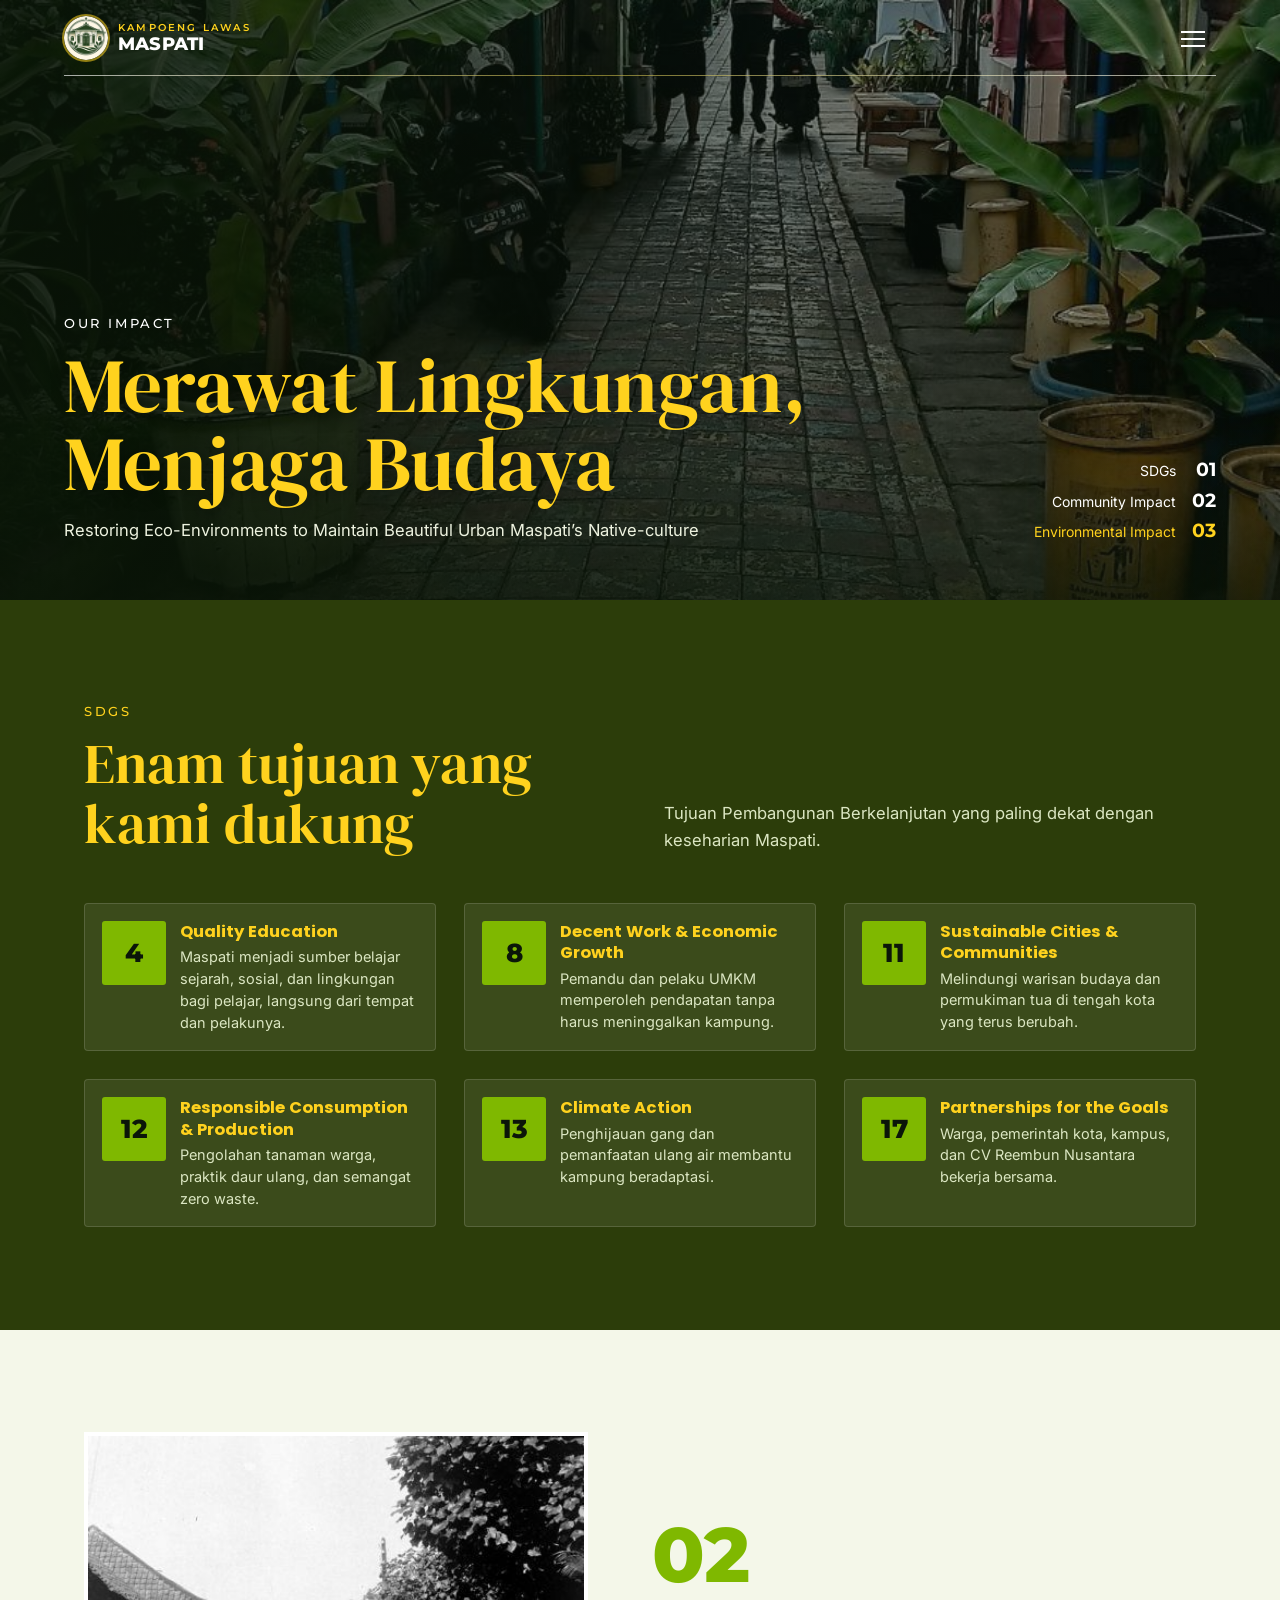
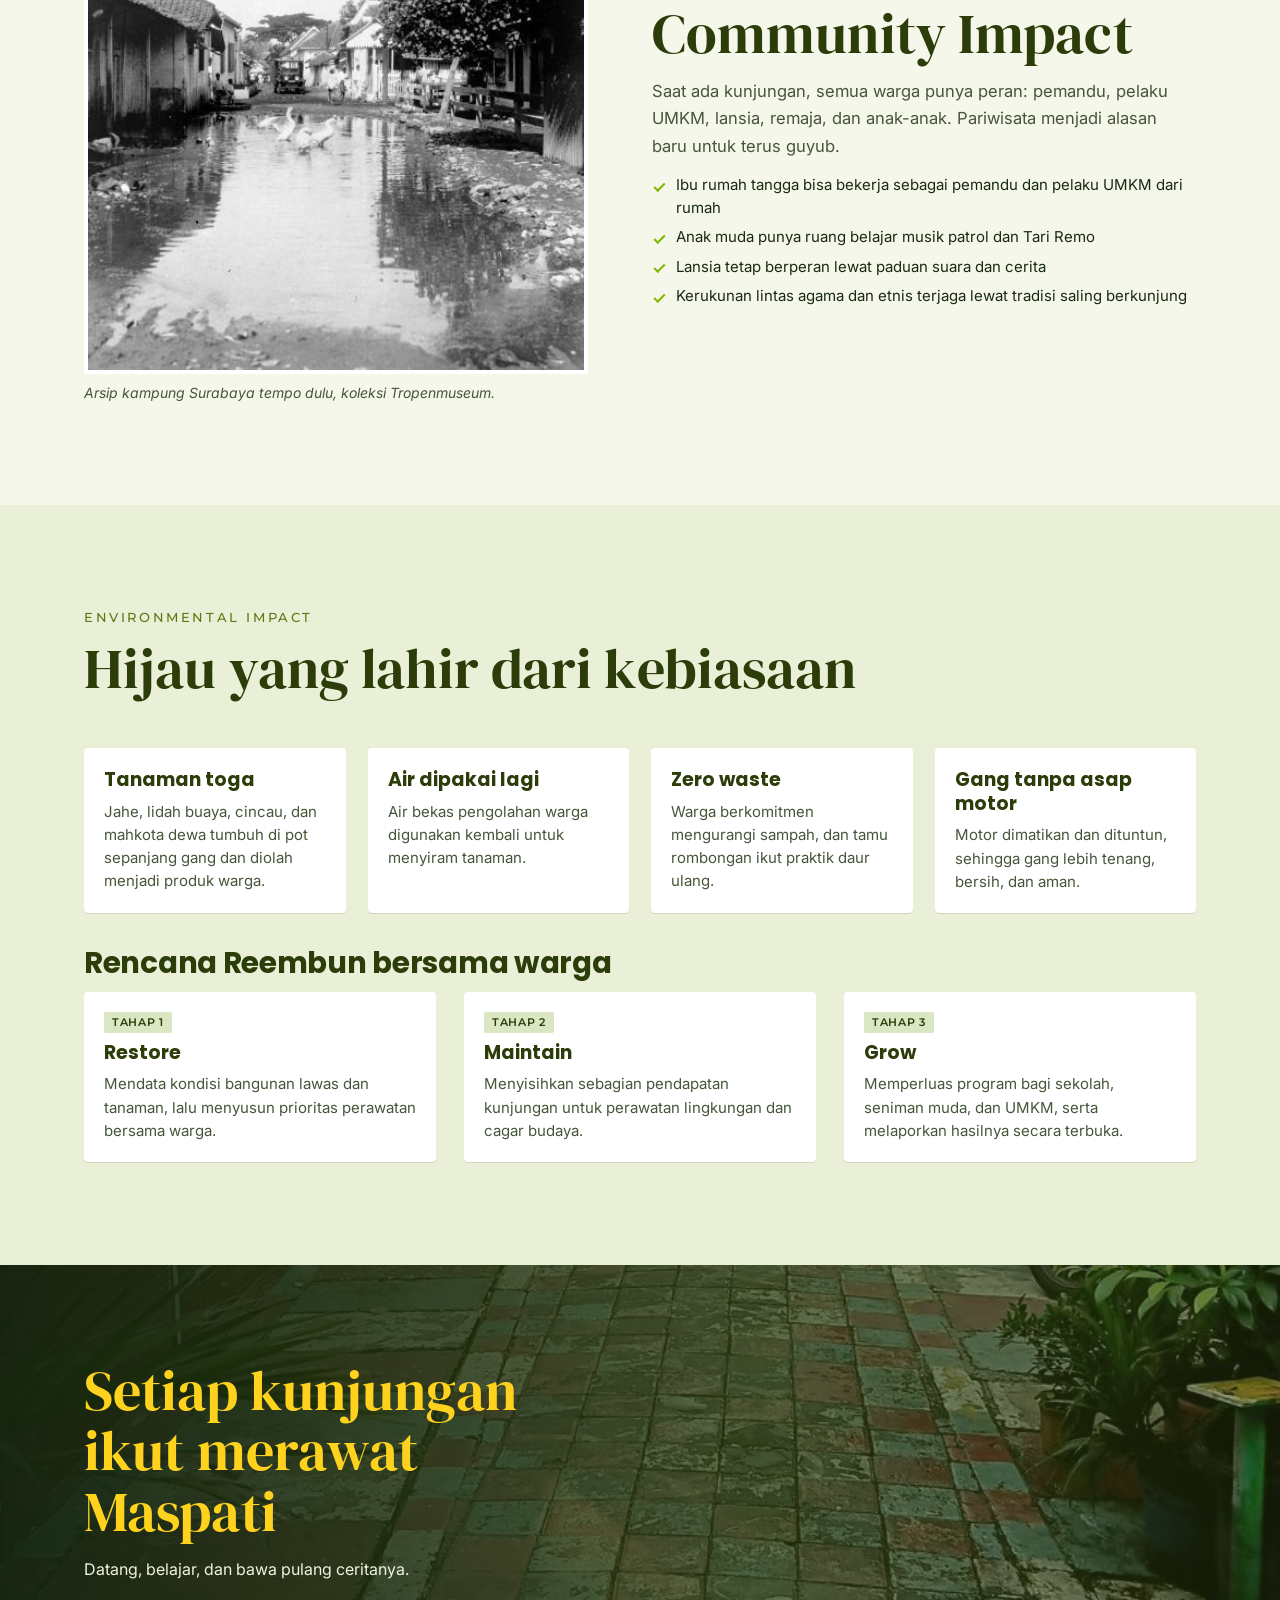
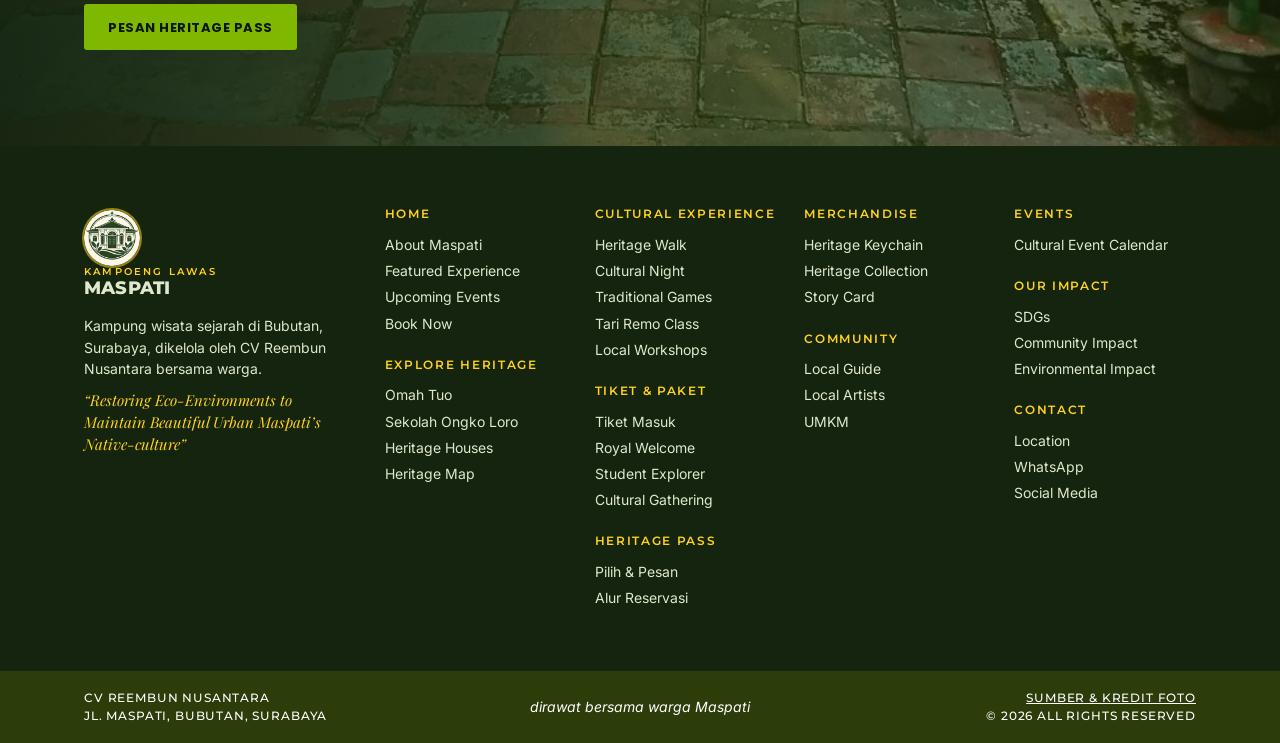
<file: impact.html>
<!doctype html>
<html lang="id">
<head>
<meta charset="utf-8">
<meta name="viewport" content="width=device-width, initial-scale=1">
<title>Our Impact | Kampoeng Lawas Maspati</title>
<meta name="description" content="Kontribusi Kampung Lawas Maspati dan CV Reembun Nusantara pada SDGs, warga, dan lingkungan.">
<link rel="icon" href="assets/favicon.png" type="image/png">
<link rel="apple-touch-icon" href="assets/logo.png">
<link rel="preconnect" href="https://fonts.googleapis.com">
<link rel="preconnect" href="https://fonts.gstatic.com" crossorigin>
<link href="https://fonts.googleapis.com/css2?family=DM+Serif+Display&family=Inter:ital,wght@0,400;0,600;1,400;1,500&family=Montserrat:wght@400;500;600;700;800&family=Playfair+Display:ital,wght@1,500&family=Poppins:wght@600;700;800&display=swap" rel="stylesheet">
<link rel="stylesheet" href="css/style.css">
<script>document.documentElement.classList.add("js")</script>
</head>
<body>
<a class="skip" href="#isi">Lewati ke isi</a>
<header class="site-header">
  <div class="header-in">
    <a class="brand" href="index.html" aria-label="Kampoeng Lawas Maspati, beranda"><img class="brand-logo" src="assets/logo.png" alt="" width="44" height="44"><span><small>Kampoeng Lawas</small><b>Maspati</b></span></a>
    <button class="burger" type="button" aria-label="Buka menu" aria-expanded="false" aria-controls="nav"><span></span><span></span><span></span></button>
    <nav class="nav" id="nav" aria-label="Menu utama">
      <ul class="nav-list">
        <li class="nav-item"><a class="nav-link" href="index.html">Home</a>
          <ul class="sub"><li><a href="index.html#about">About Maspati</a></li><li><a href="index.html#featured">Featured Experience</a></li><li><a href="index.html#upcoming">Upcoming Events</a></li><li><a href="index.html#book">Book Now</a></li></ul></li>
        <li class="nav-item"><a class="nav-link" href="explore.html">Explore Heritage</a>
          <ul class="sub"><li><a href="explore.html#omah-tuo">Omah Tuo</a></li><li><a href="explore.html#ongko-loro">Sekolah Ongko Loro</a></li><li><a href="explore.html#houses">Heritage Houses</a></li><li><a href="explore.html#map">Heritage Map</a></li></ul></li>
        <li class="nav-item"><a class="nav-link" href="experience.html">Cultural Experience</a>
          <ul class="sub"><li><a href="experience.html#walk">Heritage Walk</a></li><li><a href="experience.html#night">Cultural Night</a></li><li><a href="experience.html#games">Traditional Games</a></li><li><a href="experience.html#remo">Tari Remo Class</a></li><li><a href="experience.html#workshops">Local Workshops</a></li></ul></li>
        <li class="nav-item"><a class="nav-link" href="paket.html">Tiket &amp; Paket</a>
          <ul class="sub"><li><a href="paket.html#tiket">Tiket Masuk</a></li><li><a href="paket.html#royal">Royal Welcome</a></li><li><a href="paket.html#student">Student Explorer</a></li><li><a href="paket.html#gathering">Cultural Gathering</a></li></ul></li>
        <li class="nav-item"><a class="nav-link" href="pass.html">Heritage Pass</a>
          <ul class="sub"><li><a href="pass.html#booking">Pilih & Pesan</a></li><li><a href="pass.html#alur">Alur Reservasi</a></li></ul></li>
        <li class="nav-item"><a class="nav-link" href="merchandise.html">Merchandise</a>
          <ul class="sub"><li><a href="merchandise.html#keychain">Heritage Keychain</a></li><li><a href="merchandise.html#collection">Heritage Collection</a></li><li><a href="merchandise.html#story">Story Card</a></li></ul></li>
        <li class="nav-item"><a class="nav-link" href="community.html">Community</a>
          <ul class="sub"><li><a href="community.html#guide">Local Guide</a></li><li><a href="community.html#artists">Local Artists</a></li><li><a href="community.html#umkm">UMKM</a></li></ul></li>
        <li class="nav-item"><a class="nav-link" href="events.html">Events</a>
          <ul class="sub"><li><a href="events.html#calendar">Cultural Event Calendar</a></li></ul></li>
        <li class="nav-item"><a class="nav-link" href="impact.html" aria-current="page">Our Impact</a>
          <ul class="sub"><li><a href="impact.html#sdgs">SDGs</a></li><li><a href="impact.html#community">Community Impact</a></li><li><a href="impact.html#environment">Environmental Impact</a></li></ul></li>
        <li class="nav-item"><a class="nav-link" href="contact.html">Contact</a>
          <ul class="sub"><li><a href="contact.html#location">Location</a></li><li><a href="contact.html#whatsapp">WhatsApp</a></li><li><a href="contact.html#social">Social Media</a></li></ul></li>
      </ul>
    </nav>
    <a class="btn btn--lime header-cta" href="pass.html">Book Now</a>
  </div>
</header>
<main id="isi">
<section class="phero">
  <img src="assets/img/maspati-3.jpg" alt="" style="object-position:50% 45%">
  <div class="wrap phero-in">
    <div>
      <p class="eyebrow">Our impact</p>
      <h1>Merawat Lingkungan, Menjaga Budaya</h1>
      <p class="lead">Restoring Eco-Environments to Maintain Beautiful Urban Maspati’s Native-culture</p>
    </div>
    <nav class="pidx" aria-label="Isi halaman"><a href="#sdgs"><span>SDGs</span><b>01</b></a><a href="#community"><span>Community Impact</span><b>02</b></a><a href="#environment"><span>Environmental Impact</span><b>03</b></a></nav>
  </div>
</section>

<section class="sec sec--moss" id="sdgs"><div class="wrap">
  <div class="sec-head sec-head--split">
  <p class="eyebrow">SDGs</p>
  <h2 class="title">Enam tujuan yang kami dukung</h2>
  <p class="lead">Tujuan Pembangunan Berkelanjutan yang paling dekat dengan keseharian Maspati.</p>
</div>
  <div class="grid-3">
    <article class="sdg reveal"><b>4</b><div><h3>Quality Education</h3><p>Maspati menjadi sumber belajar sejarah, sosial, dan lingkungan bagi pelajar, langsung dari tempat dan pelakunya.</p></div></article>
    <article class="sdg reveal"><b>8</b><div><h3>Decent Work & Economic Growth</h3><p>Pemandu dan pelaku UMKM memperoleh pendapatan tanpa harus meninggalkan kampung.</p></div></article>
    <article class="sdg reveal"><b>11</b><div><h3>Sustainable Cities & Communities</h3><p>Melindungi warisan budaya dan permukiman tua di tengah kota yang terus berubah.</p></div></article>
    <article class="sdg reveal"><b>12</b><div><h3>Responsible Consumption & Production</h3><p>Pengolahan tanaman warga, praktik daur ulang, dan semangat zero waste.</p></div></article>
    <article class="sdg reveal"><b>13</b><div><h3>Climate Action</h3><p>Penghijauan gang dan pemanfaatan ulang air membantu kampung beradaptasi.</p></div></article>
    <article class="sdg reveal"><b>17</b><div><h3>Partnerships for the Goals</h3><p>Warga, pemerintah kota, kampus, dan CV Reembun Nusantara bekerja bersama.</p></div></article>
  </div>
</div></section>

<section class="sec sec--light" id="community"><div class="wrap feature">
  <figure class="feature-img reveal"><img src="assets/img/kampung-lama-2.jpg" alt="Foto arsip jalan kampung Surabaya" loading="lazy"><figcaption>Arsip kampung Surabaya tempo dulu, koleksi Tropenmuseum.</figcaption></figure>
  <div class="feature-txt reveal">
    <span class="feature-num">02</span>
    <h2 class="title">Community Impact</h2>
    <p class="lead">Saat ada kunjungan, semua warga punya peran: pemandu, pelaku UMKM, lansia, remaja, dan anak-anak. Pariwisata menjadi alasan baru untuk terus guyub.</p>
    <ul class="check"><li>Ibu rumah tangga bisa bekerja sebagai pemandu dan pelaku UMKM dari rumah</li><li>Anak muda punya ruang belajar musik patrol dan Tari Remo</li><li>Lansia tetap berperan lewat paduan suara dan cerita</li><li>Kerukunan lintas agama dan etnis terjaga lewat tradisi saling berkunjung</li></ul>
  </div>
</div></section>

<section class="sec sec--sage" id="environment"><div class="wrap">
  <div class="sec-head">
  <p class="eyebrow">Environmental impact</p>
  <h2 class="title">Hijau yang lahir dari kebiasaan</h2>
  
</div>
  <div class="grid-4">
    <article class="card reveal"><div class="bd"><h3>Tanaman toga</h3><p>Jahe, lidah buaya, cincau, dan mahkota dewa tumbuh di pot sepanjang gang dan diolah menjadi produk warga.</p></div></article>
    <article class="card reveal"><div class="bd"><h3>Air dipakai lagi</h3><p>Air bekas pengolahan warga digunakan kembali untuk menyiram tanaman.</p></div></article>
    <article class="card reveal"><div class="bd"><h3>Zero waste</h3><p>Warga berkomitmen mengurangi sampah, dan tamu rombongan ikut praktik daur ulang.</p></div></article>
    <article class="card reveal"><div class="bd"><h3>Gang tanpa asap motor</h3><p>Motor dimatikan dan dituntun, sehingga gang lebih tenang, bersih, dan aman.</p></div></article>
  </div>
  <div class="mt reveal">
    <h3 class="subtitle" style="color:var(--moss-800);margin-bottom:12px">Rencana Reembun bersama warga</h3>
    <div class="grid-3">
      <article class="card"><div class="bd"><span class="tag">Tahap 1</span><h3>Restore</h3><p>Mendata kondisi bangunan lawas dan tanaman, lalu menyusun prioritas perawatan bersama warga.</p></div></article>
      <article class="card"><div class="bd"><span class="tag">Tahap 2</span><h3>Maintain</h3><p>Menyisihkan sebagian pendapatan kunjungan untuk perawatan lingkungan dan cagar budaya.</p></div></article>
      <article class="card"><div class="bd"><span class="tag">Tahap 3</span><h3>Grow</h3><p>Memperluas program bagi sekolah, seniman muda, dan UMKM, serta melaporkan hasilnya secara terbuka.</p></div></article>
    </div>
  </div>
</div></section>

<section class="cta">
  <img src="assets/img/maspati-2.jpg" alt="" loading="lazy">
  <div class="wrap reveal">
    <h2 class="title">Setiap kunjungan ikut merawat Maspati</h2>
    <p>Datang, belajar, dan bawa pulang ceritanya.</p>
    <a class="btn btn--lime" href="pass.html">Pesan Heritage Pass</a>
  </div>
</section>
</main>
<footer>
  <div class="foot-map"><div class="wrap foot-grid">
    <div class="foot-brand">
      <a class="brand" href="index.html" aria-label="Beranda"><img class="brand-logo" src="assets/logo.png" alt="" width="44" height="44"><span><small>Kampoeng Lawas</small><b>Maspati</b></span></a>
      <p>Kampung wisata sejarah di Bubutan, Surabaya, dikelola oleh CV Reembun Nusantara bersama warga.</p>
      <em>“Restoring Eco-Environments to Maintain Beautiful Urban Maspati’s Native-culture”</em>
    </div>
    <div><h2>Home</h2><a href="index.html#about">About Maspati</a><a href="index.html#featured">Featured Experience</a><a href="index.html#upcoming">Upcoming Events</a><a href="index.html#book">Book Now</a><h2>Explore Heritage</h2><a href="explore.html#omah-tuo">Omah Tuo</a><a href="explore.html#ongko-loro">Sekolah Ongko Loro</a><a href="explore.html#houses">Heritage Houses</a><a href="explore.html#map">Heritage Map</a></div>
    <div><h2>Cultural Experience</h2><a href="experience.html#walk">Heritage Walk</a><a href="experience.html#night">Cultural Night</a><a href="experience.html#games">Traditional Games</a><a href="experience.html#remo">Tari Remo Class</a><a href="experience.html#workshops">Local Workshops</a><h2>Tiket &amp; Paket</h2><a href="paket.html#tiket">Tiket Masuk</a><a href="paket.html#royal">Royal Welcome</a><a href="paket.html#student">Student Explorer</a><a href="paket.html#gathering">Cultural Gathering</a><h2>Heritage Pass</h2><a href="pass.html#booking">Pilih & Pesan</a><a href="pass.html#alur">Alur Reservasi</a></div>
    <div><h2>Merchandise</h2><a href="merchandise.html#keychain">Heritage Keychain</a><a href="merchandise.html#collection">Heritage Collection</a><a href="merchandise.html#story">Story Card</a><h2>Community</h2><a href="community.html#guide">Local Guide</a><a href="community.html#artists">Local Artists</a><a href="community.html#umkm">UMKM</a></div>
    <div><h2>Events</h2><a href="events.html#calendar">Cultural Event Calendar</a><h2>Our Impact</h2><a href="impact.html#sdgs">SDGs</a><a href="impact.html#community">Community Impact</a><a href="impact.html#environment">Environmental Impact</a><h2>Contact</h2><a href="contact.html#location">Location</a><a href="contact.html#whatsapp">WhatsApp</a><a href="contact.html#social">Social Media</a></div>
  </div></div>
  <div class="foot-bar"><div class="wrap">
    <p>CV REEMBUN NUSANTARA<br>JL. MASPATI, BUBUTAN, SURABAYA</p>
    <p>dirawat bersama warga Maspati</p>
    <p><a href="credits.html">SUMBER &amp; KREDIT FOTO</a><br>© 2026 ALL RIGHTS RESERVED</p>
  </div></div>
</footer>
<script src="js/config.js"></script>
<script src="js/main.js"></script>
</body>
</html>
</file>
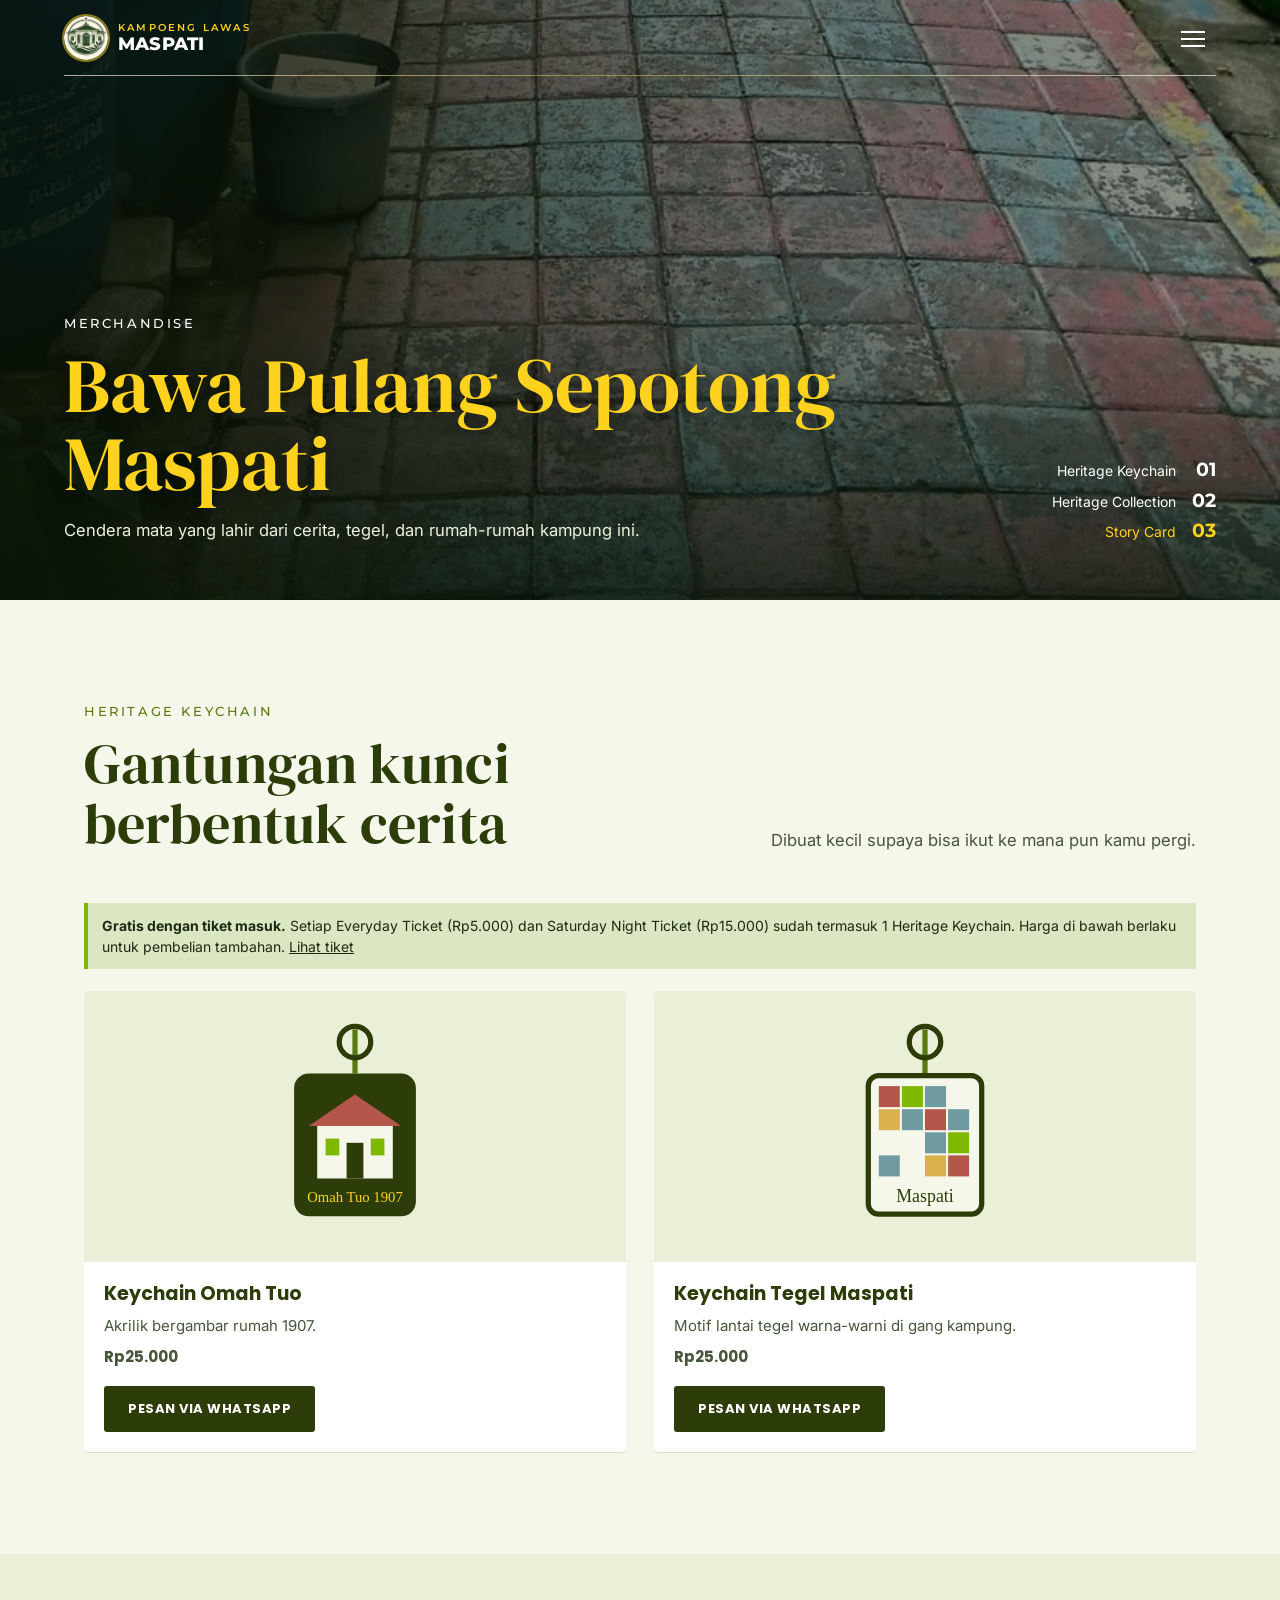
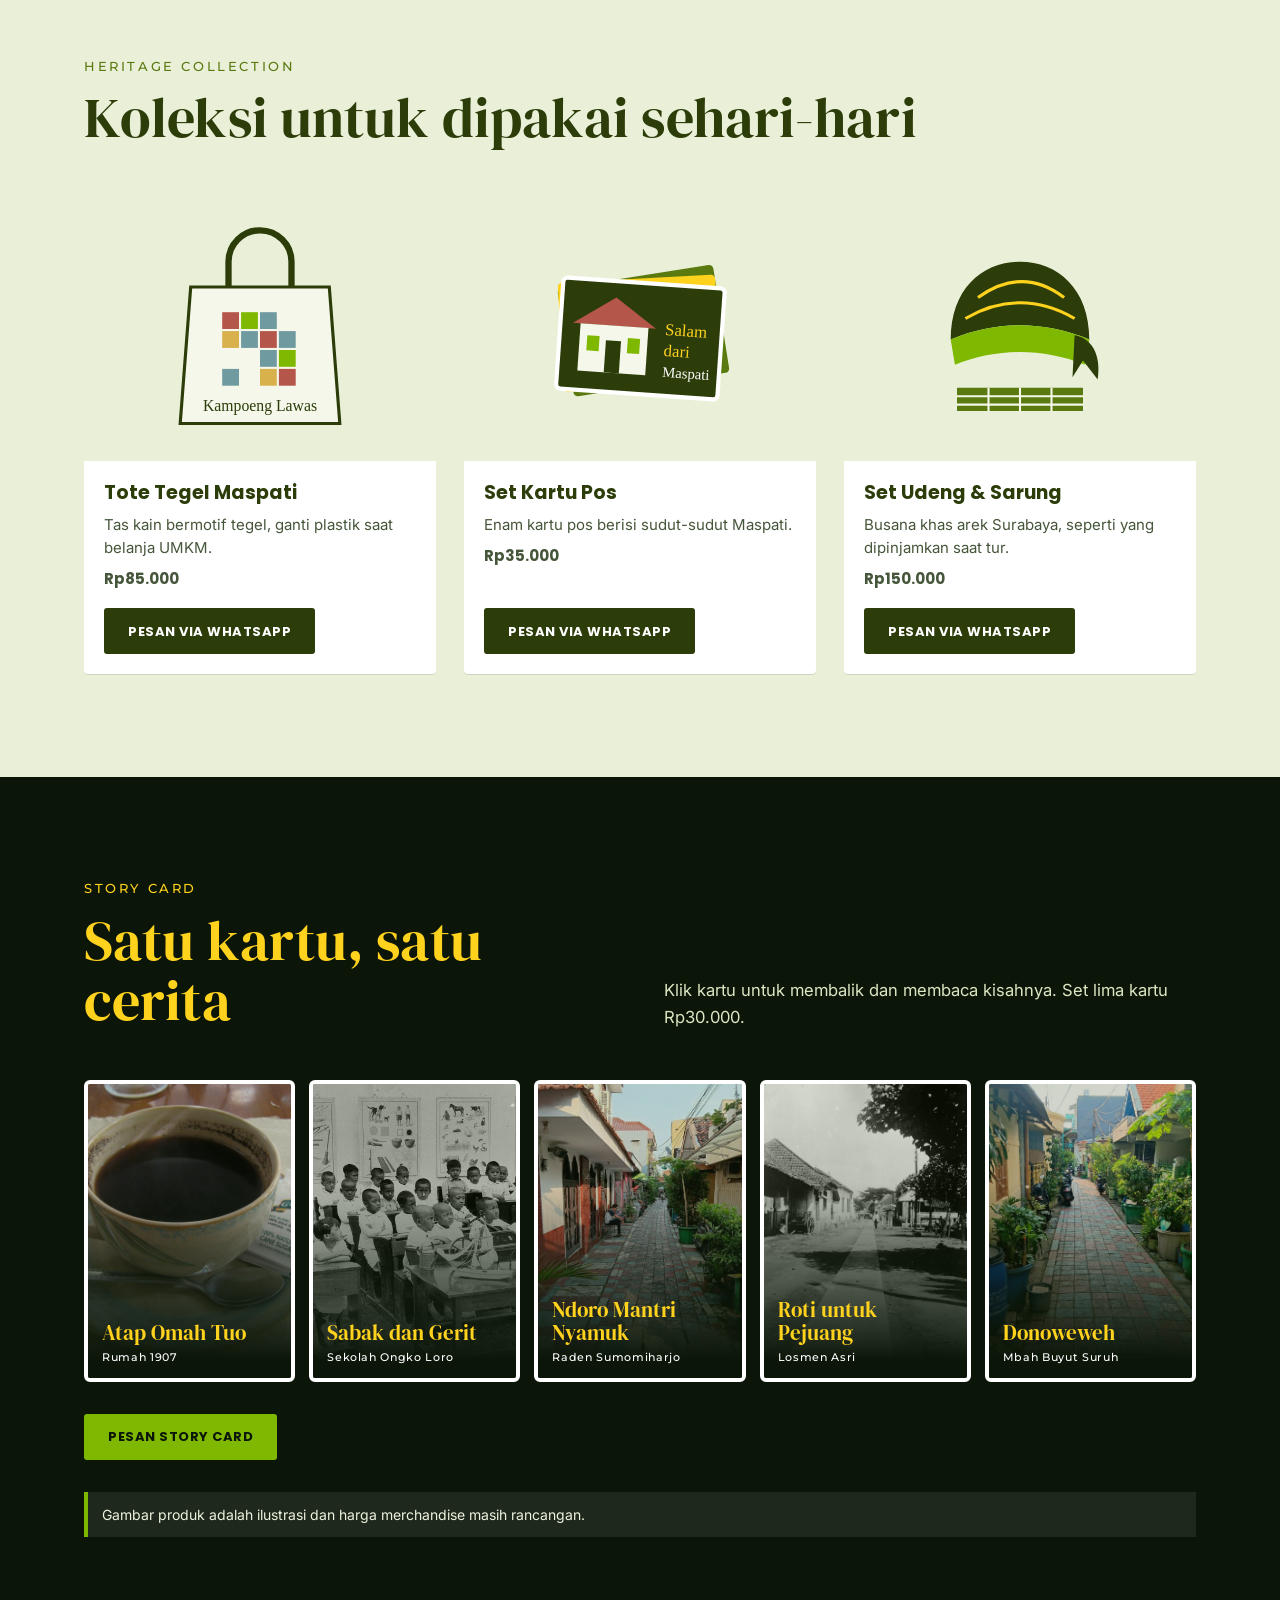
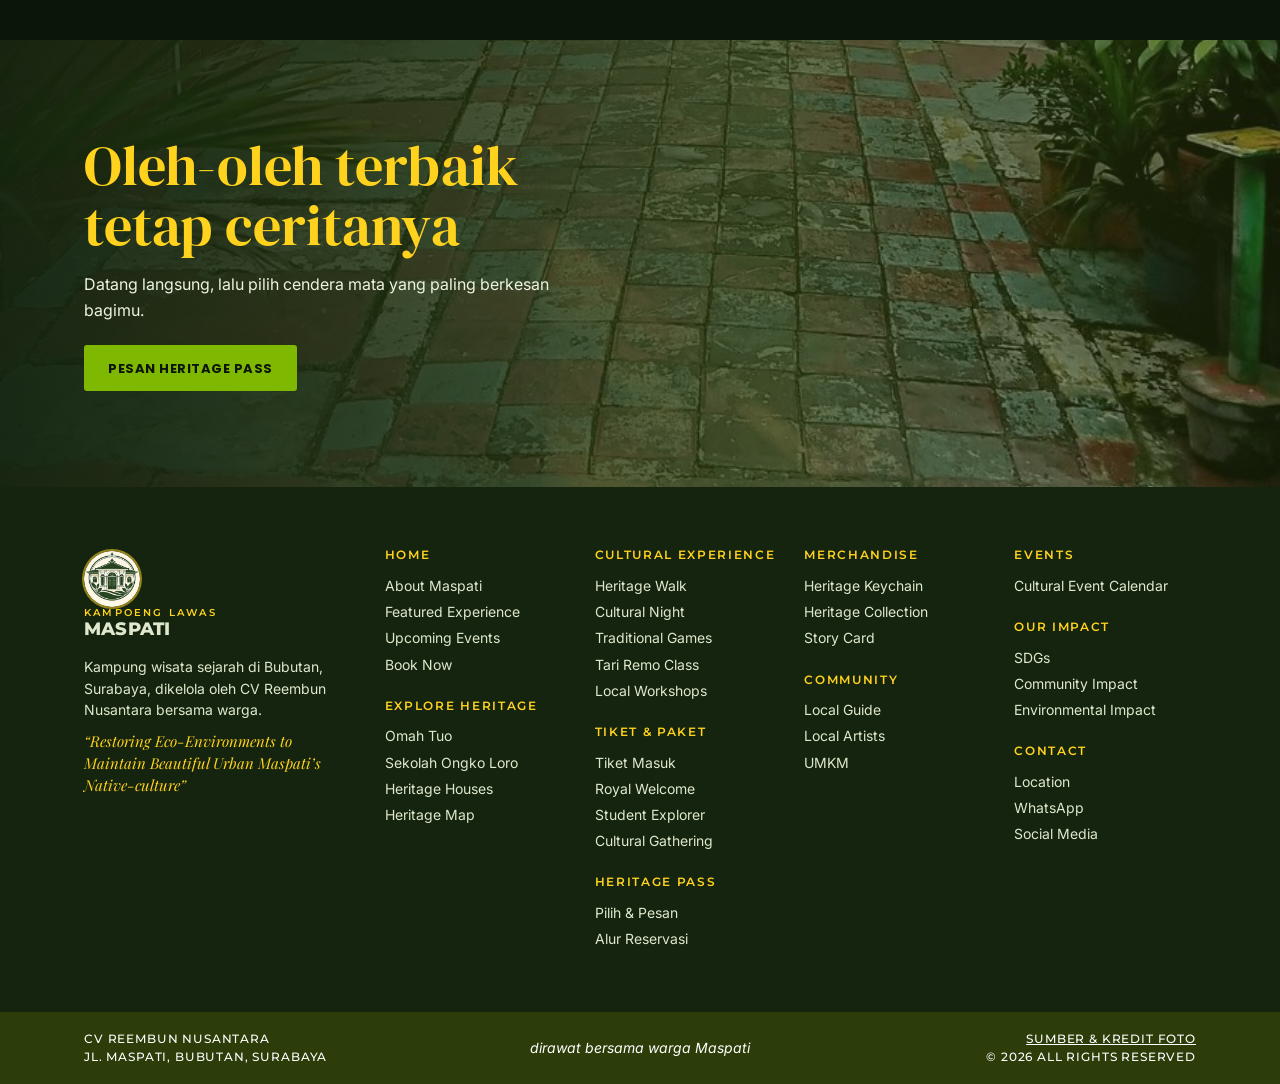
<file: merchandise.html>
<!doctype html>
<html lang="id">
<head>
<meta charset="utf-8">
<meta name="viewport" content="width=device-width, initial-scale=1">
<title>Merchandise | Kampoeng Lawas Maspati</title>
<meta name="description" content="Heritage keychain, heritage collection, dan story card khas Kampung Lawas Maspati.">
<link rel="icon" href="assets/favicon.png" type="image/png">
<link rel="apple-touch-icon" href="assets/logo.png">
<link rel="preconnect" href="https://fonts.googleapis.com">
<link rel="preconnect" href="https://fonts.gstatic.com" crossorigin>
<link href="https://fonts.googleapis.com/css2?family=DM+Serif+Display&family=Inter:ital,wght@0,400;0,600;1,400;1,500&family=Montserrat:wght@400;500;600;700;800&family=Playfair+Display:ital,wght@1,500&family=Poppins:wght@600;700;800&display=swap" rel="stylesheet">
<link rel="stylesheet" href="css/style.css">
<script>document.documentElement.classList.add("js")</script>
</head>
<body>
<a class="skip" href="#isi">Lewati ke isi</a>
<header class="site-header">
  <div class="header-in">
    <a class="brand" href="index.html" aria-label="Kampoeng Lawas Maspati, beranda"><img class="brand-logo" src="assets/logo.png" alt="" width="44" height="44"><span><small>Kampoeng Lawas</small><b>Maspati</b></span></a>
    <button class="burger" type="button" aria-label="Buka menu" aria-expanded="false" aria-controls="nav"><span></span><span></span><span></span></button>
    <nav class="nav" id="nav" aria-label="Menu utama">
      <ul class="nav-list">
        <li class="nav-item"><a class="nav-link" href="index.html">Home</a>
          <ul class="sub"><li><a href="index.html#about">About Maspati</a></li><li><a href="index.html#featured">Featured Experience</a></li><li><a href="index.html#upcoming">Upcoming Events</a></li><li><a href="index.html#book">Book Now</a></li></ul></li>
        <li class="nav-item"><a class="nav-link" href="explore.html">Explore Heritage</a>
          <ul class="sub"><li><a href="explore.html#omah-tuo">Omah Tuo</a></li><li><a href="explore.html#ongko-loro">Sekolah Ongko Loro</a></li><li><a href="explore.html#houses">Heritage Houses</a></li><li><a href="explore.html#map">Heritage Map</a></li></ul></li>
        <li class="nav-item"><a class="nav-link" href="experience.html">Cultural Experience</a>
          <ul class="sub"><li><a href="experience.html#walk">Heritage Walk</a></li><li><a href="experience.html#night">Cultural Night</a></li><li><a href="experience.html#games">Traditional Games</a></li><li><a href="experience.html#remo">Tari Remo Class</a></li><li><a href="experience.html#workshops">Local Workshops</a></li></ul></li>
        <li class="nav-item"><a class="nav-link" href="paket.html">Tiket &amp; Paket</a>
          <ul class="sub"><li><a href="paket.html#tiket">Tiket Masuk</a></li><li><a href="paket.html#royal">Royal Welcome</a></li><li><a href="paket.html#student">Student Explorer</a></li><li><a href="paket.html#gathering">Cultural Gathering</a></li></ul></li>
        <li class="nav-item"><a class="nav-link" href="pass.html">Heritage Pass</a>
          <ul class="sub"><li><a href="pass.html#booking">Pilih & Pesan</a></li><li><a href="pass.html#alur">Alur Reservasi</a></li></ul></li>
        <li class="nav-item"><a class="nav-link" href="merchandise.html" aria-current="page">Merchandise</a>
          <ul class="sub"><li><a href="merchandise.html#keychain">Heritage Keychain</a></li><li><a href="merchandise.html#collection">Heritage Collection</a></li><li><a href="merchandise.html#story">Story Card</a></li></ul></li>
        <li class="nav-item"><a class="nav-link" href="community.html">Community</a>
          <ul class="sub"><li><a href="community.html#guide">Local Guide</a></li><li><a href="community.html#artists">Local Artists</a></li><li><a href="community.html#umkm">UMKM</a></li></ul></li>
        <li class="nav-item"><a class="nav-link" href="events.html">Events</a>
          <ul class="sub"><li><a href="events.html#calendar">Cultural Event Calendar</a></li></ul></li>
        <li class="nav-item"><a class="nav-link" href="impact.html">Our Impact</a>
          <ul class="sub"><li><a href="impact.html#sdgs">SDGs</a></li><li><a href="impact.html#community">Community Impact</a></li><li><a href="impact.html#environment">Environmental Impact</a></li></ul></li>
        <li class="nav-item"><a class="nav-link" href="contact.html">Contact</a>
          <ul class="sub"><li><a href="contact.html#location">Location</a></li><li><a href="contact.html#whatsapp">WhatsApp</a></li><li><a href="contact.html#social">Social Media</a></li></ul></li>
      </ul>
    </nav>
    <a class="btn btn--lime header-cta" href="pass.html">Book Now</a>
  </div>
</header>
<main id="isi">
<section class="phero">
  <img src="assets/img/maspati-1.jpg" alt="" style="object-position:50% 82%">
  <div class="wrap phero-in">
    <div>
      <p class="eyebrow">Merchandise</p>
      <h1>Bawa Pulang Sepotong Maspati</h1>
      <p class="lead">Cendera mata yang lahir dari cerita, tegel, dan rumah-rumah kampung ini.</p>
    </div>
    <nav class="pidx" aria-label="Isi halaman"><a href="#keychain"><span>Heritage Keychain</span><b>01</b></a><a href="#collection"><span>Heritage Collection</span><b>02</b></a><a href="#story"><span>Story Card</span><b>03</b></a></nav>
  </div>
</section>

<section class="sec sec--light" id="keychain"><div class="wrap">
  <div class="sec-head sec-head--split">
  <p class="eyebrow">Heritage keychain</p>
  <h2 class="title">Gantungan kunci berbentuk cerita</h2>
  <p class="lead">Dibuat kecil supaya bisa ikut ke mana pun kamu pergi.</p>
</div>
  <p class="note" style="margin-bottom:22px"><b>Gratis dengan tiket masuk.</b> Setiap Everyday Ticket (Rp5.000) dan Saturday Night Ticket (Rp15.000) sudah termasuk 1 Heritage Keychain. Harga di bawah berlaku untuk pembelian tambahan. <a href="paket.html#tiket">Lihat tiket</a></p>
  <div class="grid-2"><article class="card prod reveal"><div class="ph"><svg viewBox="0 0 200 200" role="img" aria-label="Ilustrasi gantungan kunci berbentuk rumah"><path d="M100 8v42" stroke="#5a7a10" stroke-width="5"/><circle cx="100" cy="20" r="15" fill="none" stroke="#2c3d0a" stroke-width="5"/><rect x="42" y="50" width="116" height="136" rx="14" fill="#2c3d0a"/><g transform="translate(56 66) scale(1)"><path d="M0 34 44 4l44 30z" fill="#b5564a"/><rect x="8" y="34" width="72" height="50" fill="#f4f7e9"/><rect x="36" y="50" width="16" height="34" fill="#2c3d0a"/><rect x="16" y="46" width="13" height="16" fill="#7fb800"/><rect x="59" y="46" width="13" height="16" fill="#7fb800"/></g><text x="100" y="172" text-anchor="middle" font-family="Georgia,serif" font-size="14" fill="#ffd21e">Omah Tuo 1907</text></svg></div><div class="bd"><h3>Keychain Omah Tuo</h3><p>Akrilik bergambar rumah 1907.</p><p class="price">Rp25.000</p><div class="foot"><a class="btn btn--dark" href="contact.html#whatsapp" data-wa="Halo Reembun Nusantara, saya ingin memesan Keychain Omah Tuo." >Pesan via WhatsApp</a></div></div></article>
<article class="card prod reveal"><div class="ph"><svg viewBox="0 0 200 200" role="img" aria-label="Ilustrasi gantungan kunci bermotif tegel"><path d="M100 8v44" stroke="#5a7a10" stroke-width="5"/><circle cx="100" cy="20" r="15" fill="none" stroke="#2c3d0a" stroke-width="5"/><rect x="46" y="52" width="108" height="132" rx="10" fill="#f4f7e9" stroke="#2c3d0a" stroke-width="5"/><rect x="56" y="62" width="20" height="20" fill="#b5564a"/><rect x="78" y="62" width="20" height="20" fill="#7fb800"/><rect x="100" y="62" width="20" height="20" fill="#6f9aa0"/><rect x="122" y="62" width="20" height="20" fill="#f4f7e9"/><rect x="56" y="84" width="20" height="20" fill="#d8b04c"/><rect x="78" y="84" width="20" height="20" fill="#6f9aa0"/><rect x="100" y="84" width="20" height="20" fill="#b5564a"/><rect x="122" y="84" width="20" height="20" fill="#6f9aa0"/><rect x="56" y="106" width="20" height="20" fill="#f4f7e9"/><rect x="78" y="106" width="20" height="20" fill="#f4f7e9"/><rect x="100" y="106" width="20" height="20" fill="#6f9aa0"/><rect x="122" y="106" width="20" height="20" fill="#7fb800"/><rect x="56" y="128" width="20" height="20" fill="#6f9aa0"/><rect x="78" y="128" width="20" height="20" fill="#f4f7e9"/><rect x="100" y="128" width="20" height="20" fill="#d8b04c"/><rect x="122" y="128" width="20" height="20" fill="#b5564a"/><text x="100" y="172" text-anchor="middle" font-family="Georgia,serif" font-size="17" fill="#2c3d0a">Maspati</text></svg></div><div class="bd"><h3>Keychain Tegel Maspati</h3><p>Motif lantai tegel warna-warni di gang kampung.</p><p class="price">Rp25.000</p><div class="foot"><a class="btn btn--dark" href="contact.html#whatsapp" data-wa="Halo Reembun Nusantara, saya ingin memesan Keychain Tegel Maspati." >Pesan via WhatsApp</a></div></div></article></div>
</div></section>

<section class="sec sec--sage" id="collection"><div class="wrap">
  <div class="sec-head">
  <p class="eyebrow">Heritage collection</p>
  <h2 class="title">Koleksi untuk dipakai sehari-hari</h2>
  
</div>
  <div class="grid-3"><article class="card prod reveal"><div class="ph"><svg viewBox="0 0 200 200" role="img" aria-label="Ilustrasi tas kain bermotif tegel Maspati"><path d="M70 62V36a30 30 0 0 1 60 0v26" fill="none" stroke="#2c3d0a" stroke-width="6"/><path d="M34 60h132l10 130H24z" fill="#f4f7e9" stroke="#2c3d0a" stroke-width="3"/><rect x="64" y="84" width="16" height="16" fill="#b5564a"/><rect x="82" y="84" width="16" height="16" fill="#7fb800"/><rect x="100" y="84" width="16" height="16" fill="#6f9aa0"/><rect x="118" y="84" width="16" height="16" fill="#f4f7e9"/><rect x="64" y="102" width="16" height="16" fill="#d8b04c"/><rect x="82" y="102" width="16" height="16" fill="#6f9aa0"/><rect x="100" y="102" width="16" height="16" fill="#b5564a"/><rect x="118" y="102" width="16" height="16" fill="#6f9aa0"/><rect x="64" y="120" width="16" height="16" fill="#f4f7e9"/><rect x="82" y="120" width="16" height="16" fill="#f4f7e9"/><rect x="100" y="120" width="16" height="16" fill="#6f9aa0"/><rect x="118" y="120" width="16" height="16" fill="#7fb800"/><rect x="64" y="138" width="16" height="16" fill="#6f9aa0"/><rect x="82" y="138" width="16" height="16" fill="#f4f7e9"/><rect x="100" y="138" width="16" height="16" fill="#d8b04c"/><rect x="118" y="138" width="16" height="16" fill="#b5564a"/><text x="100" y="178" text-anchor="middle" font-family="Georgia,serif" font-size="15" fill="#2c3d0a">Kampoeng Lawas</text></svg></div><div class="bd"><h3>Tote Tegel Maspati</h3><p>Tas kain bermotif tegel, ganti plastik saat belanja UMKM.</p><p class="price">Rp85.000</p><div class="foot"><a class="btn btn--dark" href="contact.html#whatsapp" data-wa="Halo Reembun Nusantara, saya ingin memesan Tote Tegel Maspati." >Pesan via WhatsApp</a></div></div></article>
<article class="card prod reveal"><div class="ph"><svg viewBox="0 0 200 200" role="img" aria-label="Ilustrasi set kartu pos"><rect x="28" y="50" width="150" height="104" rx="4" fill="#5a7a10" transform="rotate(-9 100 100)"/><rect x="24" y="52" width="150" height="104" rx="4" fill="#ffd21e" transform="rotate(-3 100 100)"/><rect x="24" y="56" width="154" height="106" rx="4" fill="#2c3d0a" stroke="#fff" stroke-width="4" transform="rotate(4 100 100)"/><g transform="rotate(4 100 100)"><g transform="translate(36 68) scale(0.9)"><path d="M0 34 44 4l44 30z" fill="#b5564a"/><rect x="8" y="34" width="72" height="50" fill="#f4f7e9"/><rect x="36" y="50" width="16" height="34" fill="#2c3d0a"/><rect x="16" y="46" width="13" height="16" fill="#7fb800"/><rect x="59" y="46" width="13" height="16" fill="#7fb800"/></g><text x="124" y="104" font-family="Georgia,serif" font-size="16" fill="#ffd21e">Salam</text><text x="124" y="124" font-family="Georgia,serif" font-size="16" fill="#ffd21e">dari</text><text x="124" y="144" font-family="Georgia,serif" font-size="14" fill="#fff">Maspati</text></g></svg></div><div class="bd"><h3>Set Kartu Pos</h3><p>Enam kartu pos berisi sudut-sudut Maspati.</p><p class="price">Rp35.000</p><div class="foot"><a class="btn btn--dark" href="contact.html#whatsapp" data-wa="Halo Reembun Nusantara, saya ingin memesan Set Kartu Pos." >Pesan via WhatsApp</a></div></div></article>
<article class="card prod reveal"><div class="ph"><svg viewBox="0 0 200 200" role="img" aria-label="Ilustrasi udeng dan sarung"><path d="M34 110c0-48 30-74 66-74s66 26 66 74c-44-18-88-18-132 0Z" fill="#2c3d0a"/><path d="M34 110c44-18 88-18 132 0l-4 24c-41-16-83-16-124 0Z" fill="#7fb800"/><path d="M60 70c28-20 56-20 82 0M48 90c34-20 70-20 104 0" fill="none" stroke="#ffd21e" stroke-width="3"/><path d="M152 106c14 2 26 16 22 42l-14-18-10 16Z" fill="#2c3d0a"/><path d="M40 156h120v22H40z" fill="#5a7a10"/><path d="M40 164h120M40 172h120M70 156v22M100 156v22M130 156v22" stroke="#f4f7e9" stroke-width="2"/></svg></div><div class="bd"><h3>Set Udeng & Sarung</h3><p>Busana khas arek Surabaya, seperti yang dipinjamkan saat tur.</p><p class="price">Rp150.000</p><div class="foot"><a class="btn btn--dark" href="contact.html#whatsapp" data-wa="Halo Reembun Nusantara, saya ingin memesan Set Udeng & Sarung." >Pesan via WhatsApp</a></div></div></article></div>
</div></section>

<section class="sec sec--dark" id="story"><div class="wrap">
  <div class="sec-head sec-head--split">
  <p class="eyebrow">Story card</p>
  <h2 class="title">Satu kartu, satu cerita</h2>
  <p class="lead">Klik kartu untuk membalik dan membaca kisahnya. Set lima kartu Rp30.000.</p>
</div>
  <div class="stories">
    <button type="button" class="story reveal" aria-pressed="false" aria-label="Kartu Atap Omah Tuo. Klik untuk membalik."><span class="story-in"><span class="story-f"><img src="assets/img/kopi.jpg" alt="" loading="lazy"><span>Atap Omah Tuo</span><small>Rumah 1907</small></span><span class="story-b"><b>Atap Omah Tuo</b>Dari atap rumah ini, pejuang 1945 mengamati pergerakan musuh. Dulu tempat ini juga pabrik sepatu. Kini ia kedai kopi dan perpustakaan.</span></span></button>
    <button type="button" class="story reveal" aria-pressed="false" aria-label="Kartu Sabak dan Gerit. Klik untuk membalik."><span class="story-in"><span class="story-f"><img src="assets/img/sekolah-lama.jpg" alt="" loading="lazy"><span>Sabak dan Gerit</span><small>Sekolah Ongko Loro</small></span><span class="story-b"><b>Sabak dan Gerit</b>Sebelum ada buku tulis, murid menulis di sabak. Tiga tahun di sekolah rakyat ini membuka pintu baca dan hitung bagi anak pribumi.</span></span></button>
    <button type="button" class="story reveal" aria-pressed="false" aria-label="Kartu Ndoro Mantri Nyamuk. Klik untuk membalik."><span class="story-in"><span class="story-f"><img src="assets/img/maspati-2.jpg" alt="" loading="lazy"><span>Ndoro Mantri Nyamuk</span><small>Raden Sumomiharjo</small></span><span class="story-b"><b>Ndoro Mantri Nyamuk</b>Saat malaria mewabah, warga berobat kepadanya. Dari situlah sebutan ndoro mantri nyamuk lahir dan terus diingat.</span></span></button>
    <button type="button" class="story reveal" aria-pressed="false" aria-label="Kartu Roti untuk Pejuang. Klik untuk membalik."><span class="story-in"><span class="story-f"><img src="assets/img/kampung-lama.jpg" alt="" loading="lazy"><span>Roti untuk Pejuang</span><small>Losmen Asri</small></span><span class="story-b"><b>Roti untuk Pejuang</b>Pabrik roti H. Iskak menjadi dapur umum pada perang 10 November. Sejak 1958, bangunannya menyambut tamu sebagai losmen.</span></span></button>
    <button type="button" class="story reveal" aria-pressed="false" aria-label="Kartu Donoweweh. Klik untuk membalik."><span class="story-in"><span class="story-f"><img src="assets/img/maspati-1.jpg" alt="" loading="lazy"><span>Donoweweh</span><small>Mbah Buyut Suruh</small></span><span class="story-b"><b>Donoweweh</b>Sesepuh kampung ini dikenal dermawan dan suka memberi. Sebelum menikah, sebagian warga masih berdoa di pesareannya.</span></span></button>
  </div>
  <p class="btns mt"><a class="btn btn--lime" href="contact.html#whatsapp" data-wa="Halo Reembun Nusantara, saya ingin memesan Story Card Maspati.">Pesan Story Card</a></p>
  <p class="note mt">Gambar produk adalah ilustrasi dan harga merchandise masih rancangan.</p>
</div></section>

<section class="cta">
  <img src="assets/img/maspati-2.jpg" alt="" loading="lazy">
  <div class="wrap reveal">
    <h2 class="title">Oleh-oleh terbaik tetap ceritanya</h2>
    <p>Datang langsung, lalu pilih cendera mata yang paling berkesan bagimu.</p>
    <a class="btn btn--lime" href="pass.html">Pesan Heritage Pass</a>
  </div>
</section>
</main>
<footer>
  <div class="foot-map"><div class="wrap foot-grid">
    <div class="foot-brand">
      <a class="brand" href="index.html" aria-label="Beranda"><img class="brand-logo" src="assets/logo.png" alt="" width="44" height="44"><span><small>Kampoeng Lawas</small><b>Maspati</b></span></a>
      <p>Kampung wisata sejarah di Bubutan, Surabaya, dikelola oleh CV Reembun Nusantara bersama warga.</p>
      <em>“Restoring Eco-Environments to Maintain Beautiful Urban Maspati’s Native-culture”</em>
    </div>
    <div><h2>Home</h2><a href="index.html#about">About Maspati</a><a href="index.html#featured">Featured Experience</a><a href="index.html#upcoming">Upcoming Events</a><a href="index.html#book">Book Now</a><h2>Explore Heritage</h2><a href="explore.html#omah-tuo">Omah Tuo</a><a href="explore.html#ongko-loro">Sekolah Ongko Loro</a><a href="explore.html#houses">Heritage Houses</a><a href="explore.html#map">Heritage Map</a></div>
    <div><h2>Cultural Experience</h2><a href="experience.html#walk">Heritage Walk</a><a href="experience.html#night">Cultural Night</a><a href="experience.html#games">Traditional Games</a><a href="experience.html#remo">Tari Remo Class</a><a href="experience.html#workshops">Local Workshops</a><h2>Tiket &amp; Paket</h2><a href="paket.html#tiket">Tiket Masuk</a><a href="paket.html#royal">Royal Welcome</a><a href="paket.html#student">Student Explorer</a><a href="paket.html#gathering">Cultural Gathering</a><h2>Heritage Pass</h2><a href="pass.html#booking">Pilih & Pesan</a><a href="pass.html#alur">Alur Reservasi</a></div>
    <div><h2>Merchandise</h2><a href="merchandise.html#keychain">Heritage Keychain</a><a href="merchandise.html#collection">Heritage Collection</a><a href="merchandise.html#story">Story Card</a><h2>Community</h2><a href="community.html#guide">Local Guide</a><a href="community.html#artists">Local Artists</a><a href="community.html#umkm">UMKM</a></div>
    <div><h2>Events</h2><a href="events.html#calendar">Cultural Event Calendar</a><h2>Our Impact</h2><a href="impact.html#sdgs">SDGs</a><a href="impact.html#community">Community Impact</a><a href="impact.html#environment">Environmental Impact</a><h2>Contact</h2><a href="contact.html#location">Location</a><a href="contact.html#whatsapp">WhatsApp</a><a href="contact.html#social">Social Media</a></div>
  </div></div>
  <div class="foot-bar"><div class="wrap">
    <p>CV REEMBUN NUSANTARA<br>JL. MASPATI, BUBUTAN, SURABAYA</p>
    <p>dirawat bersama warga Maspati</p>
    <p><a href="credits.html">SUMBER &amp; KREDIT FOTO</a><br>© 2026 ALL RIGHTS RESERVED</p>
  </div></div>
</footer>
<script src="js/config.js"></script>
<script src="js/main.js"></script>
</body>
</html>
</file>
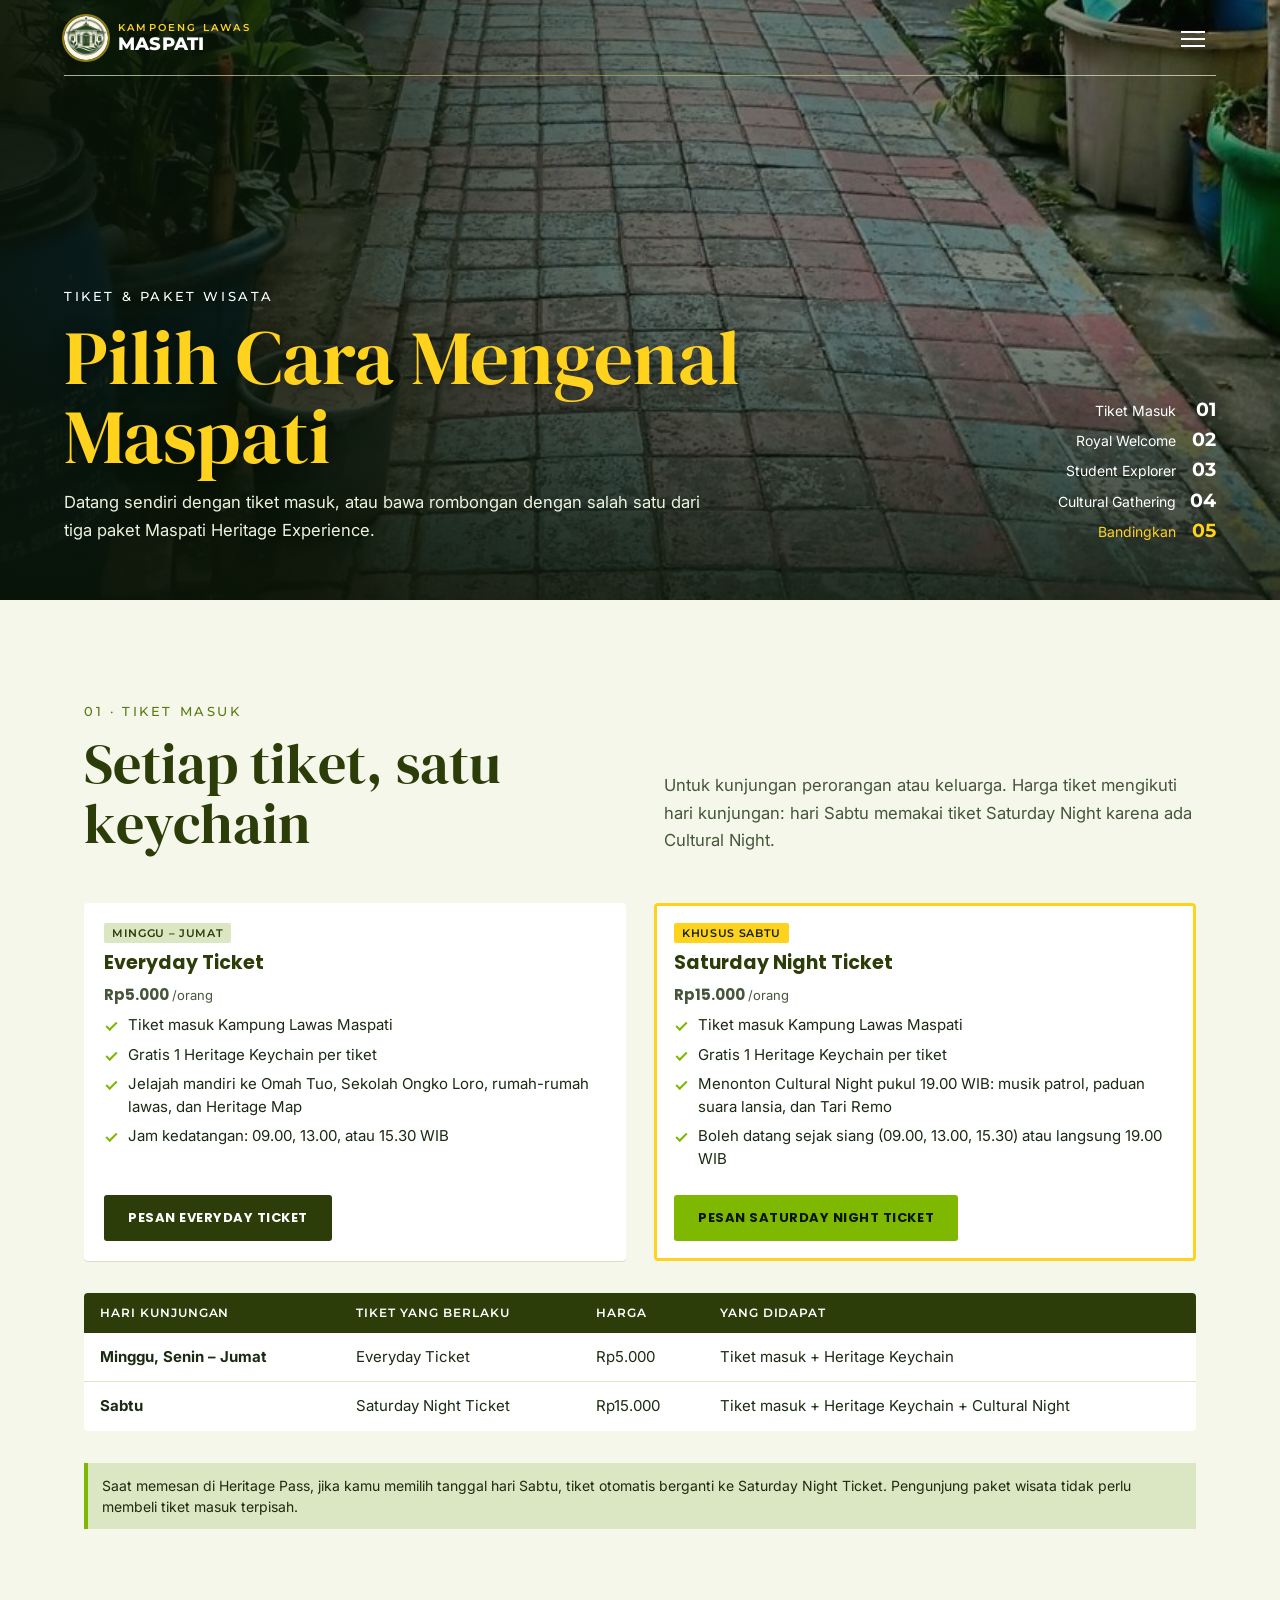
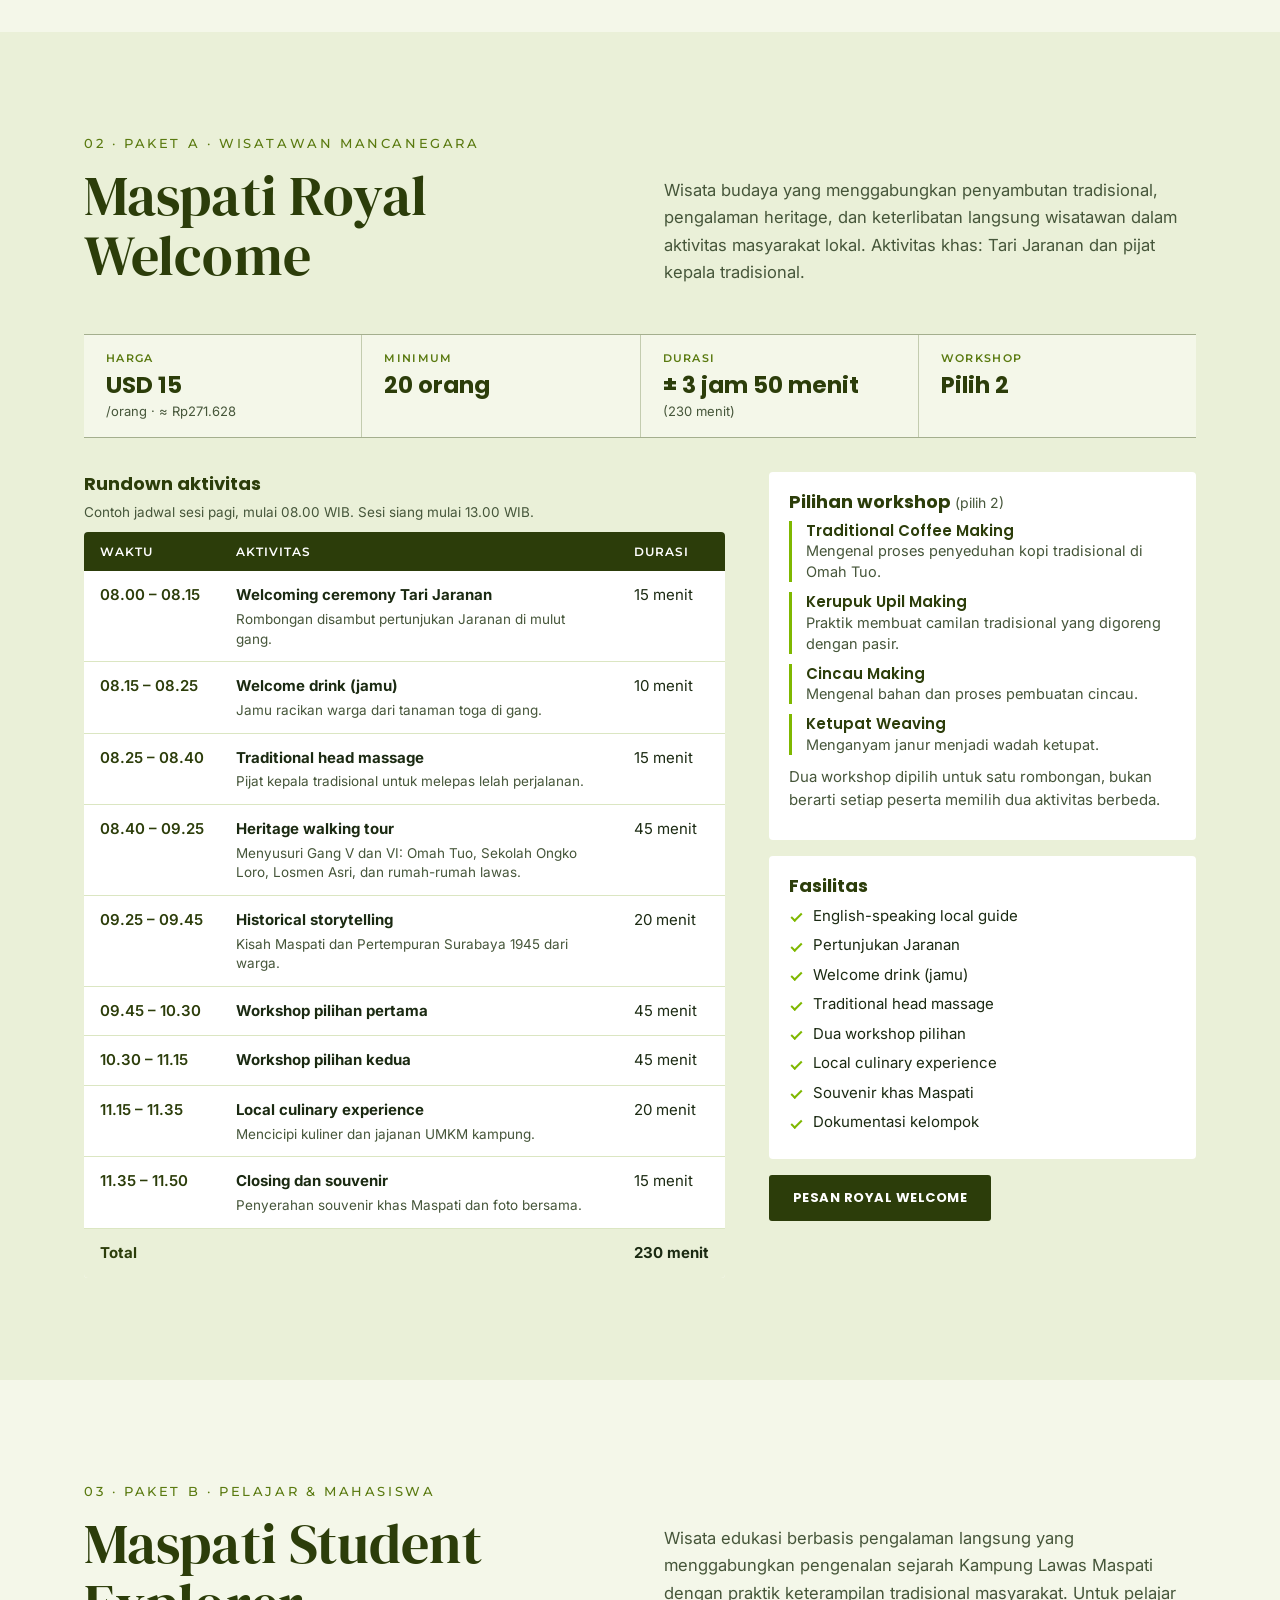
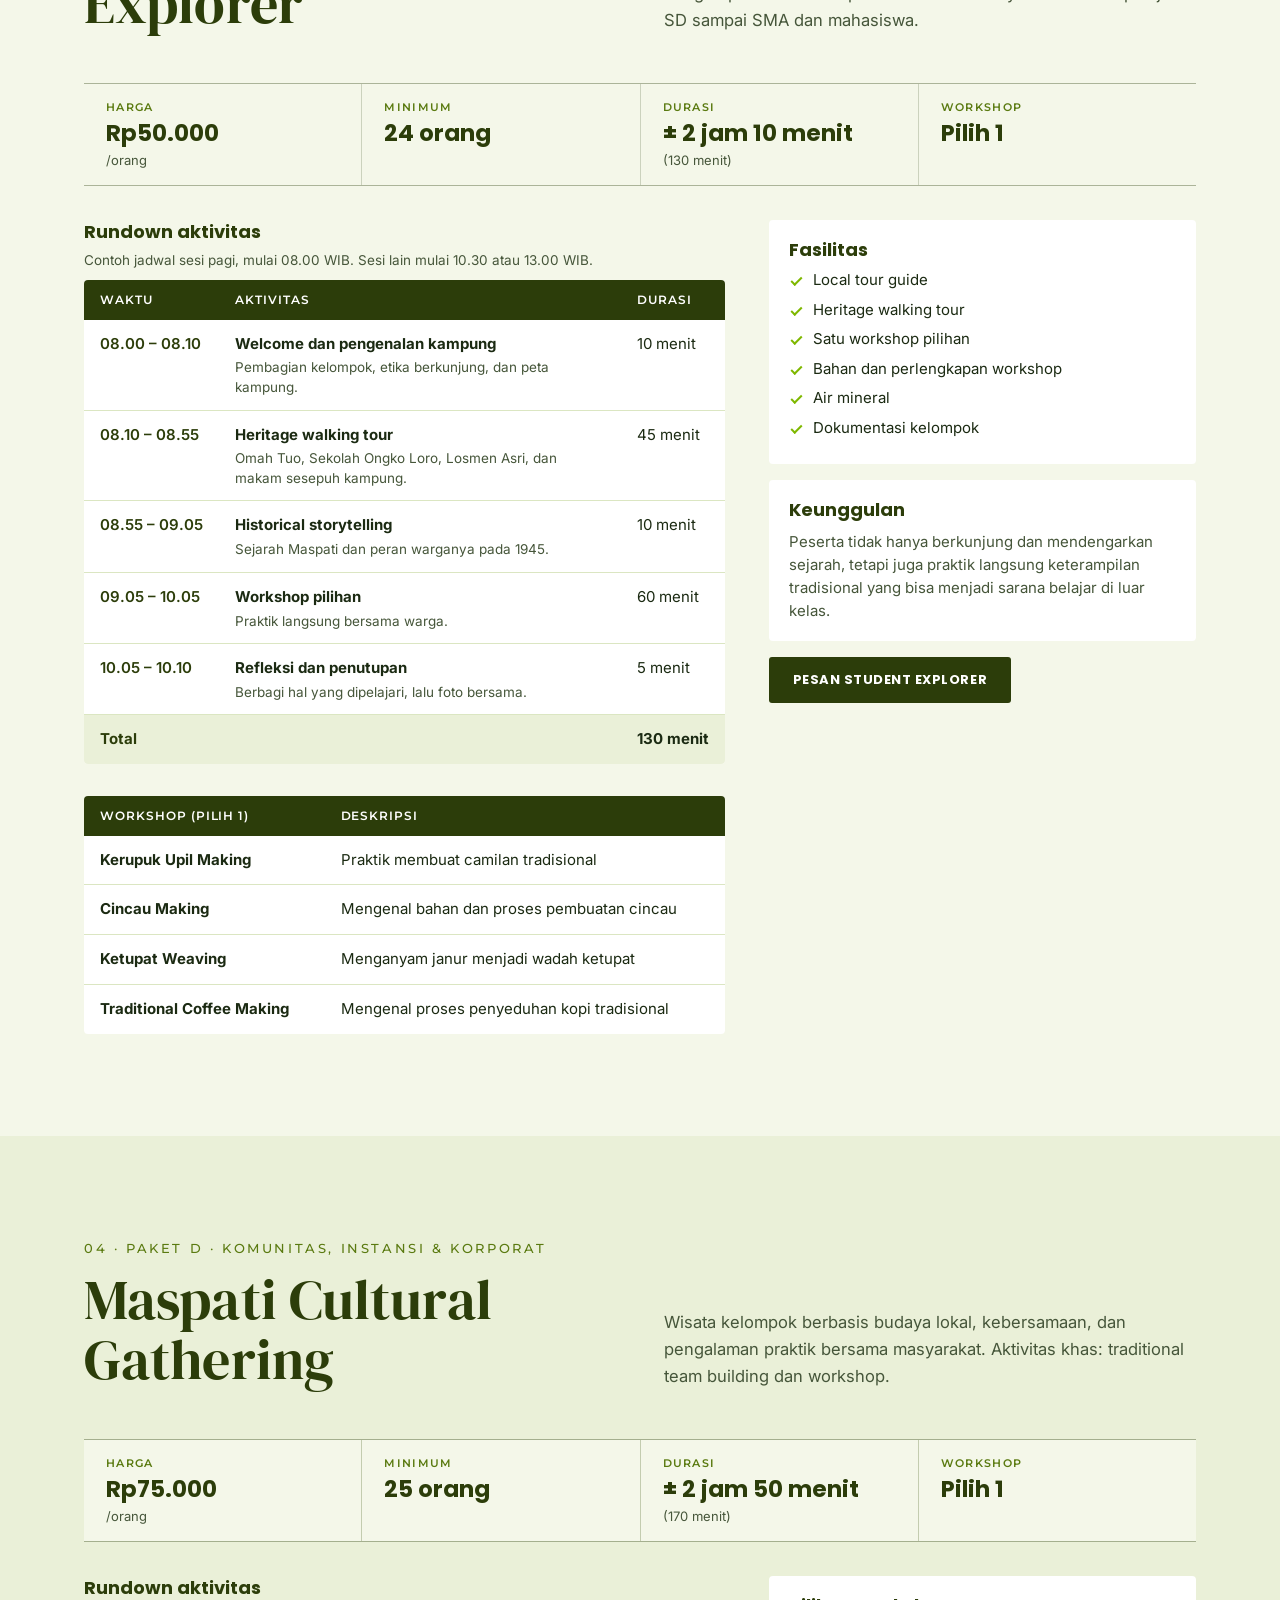
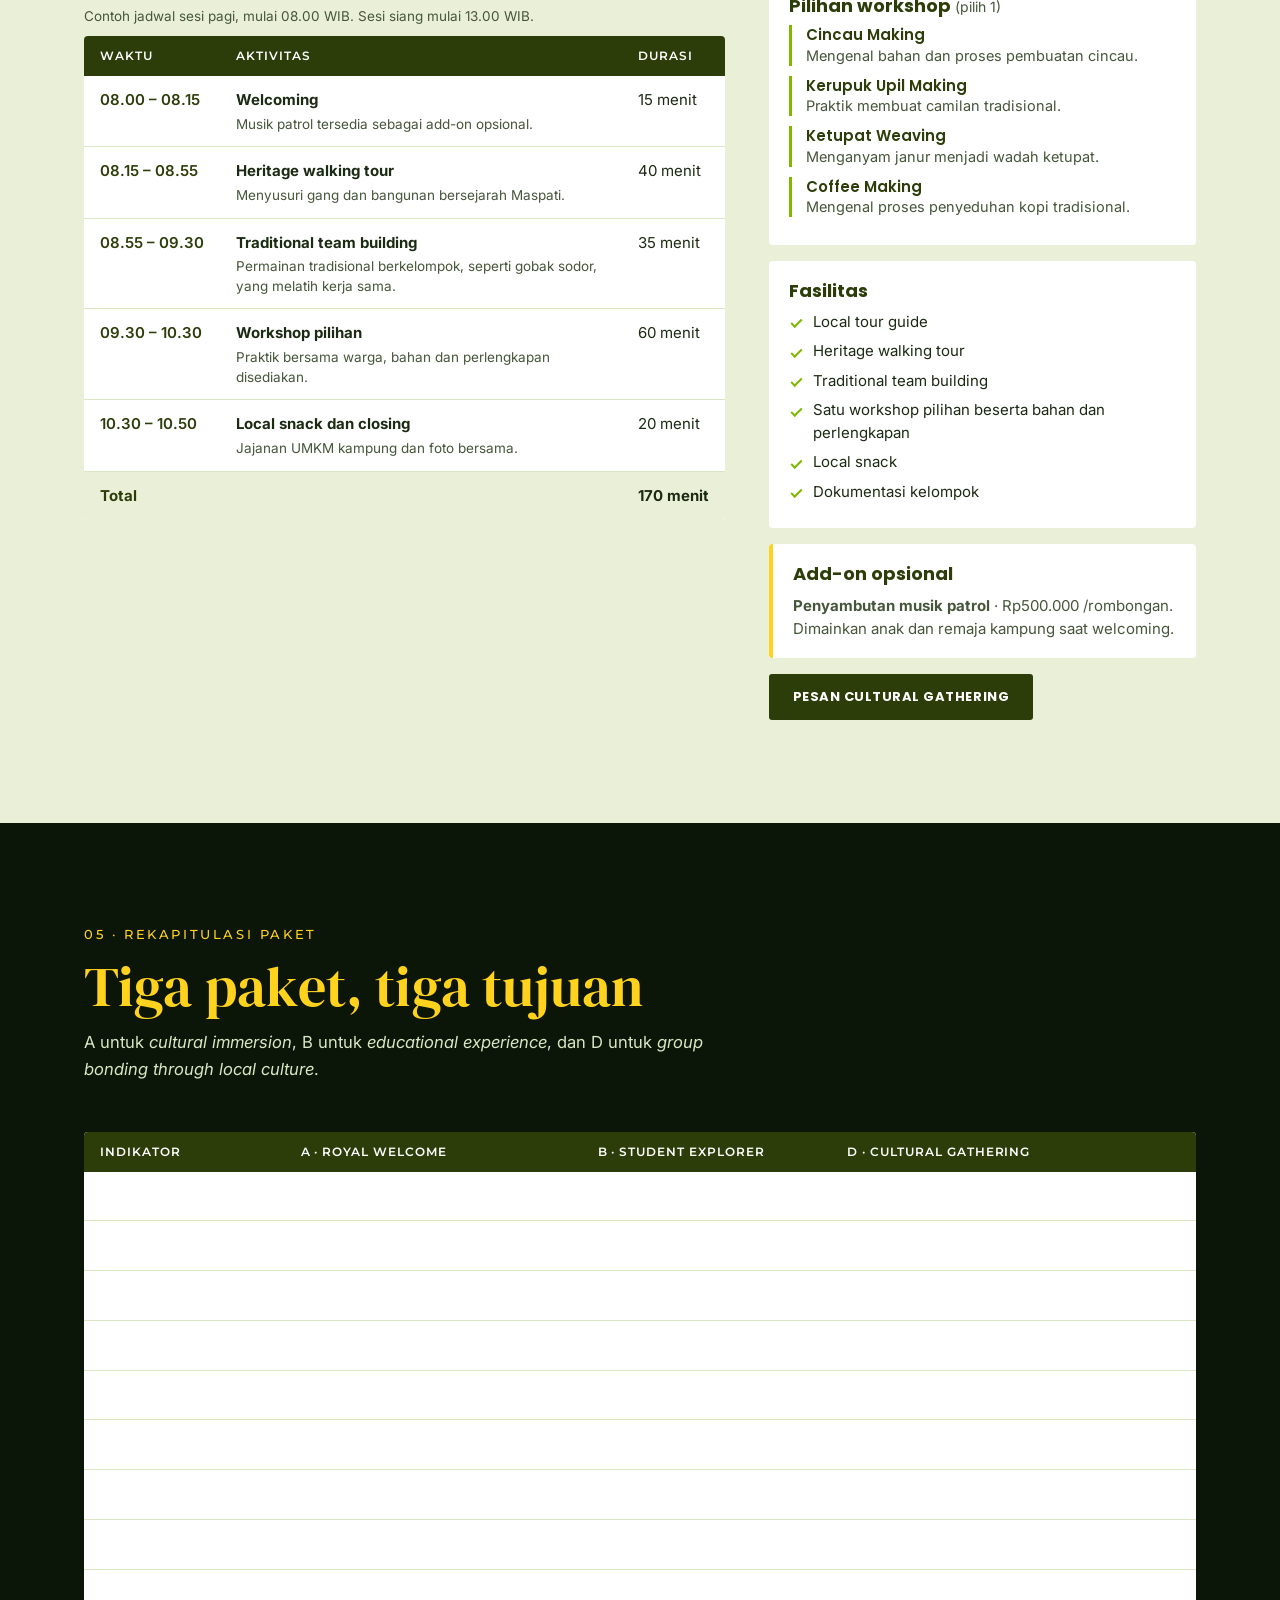
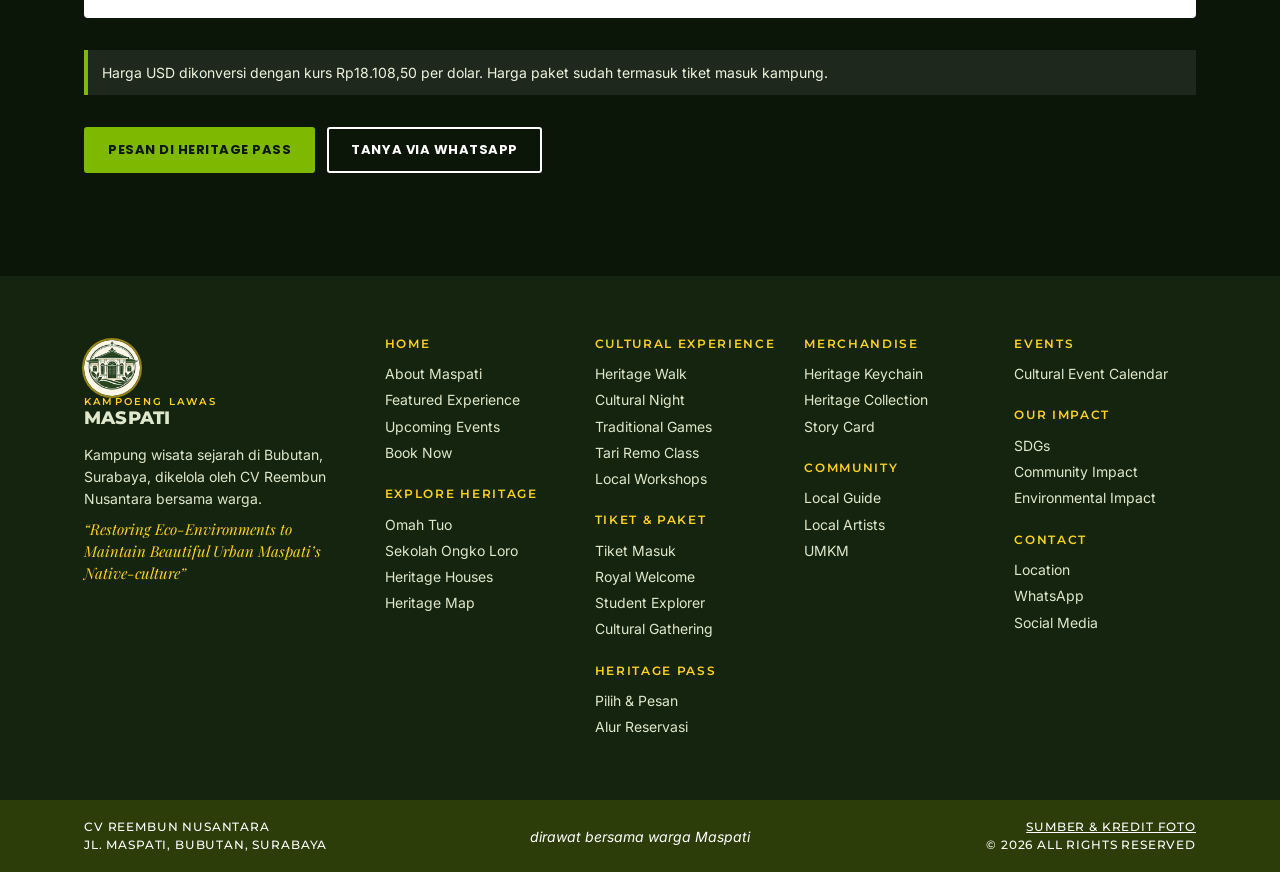
<file: paket.html>
<!doctype html>
<html lang="id">
<head>
<meta charset="utf-8">
<meta name="viewport" content="width=device-width, initial-scale=1">
<title>Tiket &amp; Paket | Kampoeng Lawas Maspati</title>
<meta name="description" content="Tiket masuk Everyday dan Saturday Night, serta tiga paket wisata Maspati Heritage Experience: Royal Welcome, Student Explorer, dan Cultural Gathering.">
<link rel="icon" href="assets/favicon.png" type="image/png">
<link rel="apple-touch-icon" href="assets/logo.png">
<link rel="preconnect" href="https://fonts.googleapis.com">
<link rel="preconnect" href="https://fonts.gstatic.com" crossorigin>
<link href="https://fonts.googleapis.com/css2?family=DM+Serif+Display&family=Inter:ital,wght@0,400;0,600;1,400;1,500&family=Montserrat:wght@400;500;600;700;800&family=Playfair+Display:ital,wght@1,500&family=Poppins:wght@600;700;800&display=swap" rel="stylesheet">
<link rel="stylesheet" href="css/style.css">
<script>document.documentElement.classList.add("js")</script>
</head>
<body>
<a class="skip" href="#isi">Lewati ke isi</a>
<header class="site-header">
  <div class="header-in">
    <a class="brand" href="index.html" aria-label="Kampoeng Lawas Maspati, beranda"><img class="brand-logo" src="assets/logo.png" alt="" width="44" height="44"><span><small>Kampoeng Lawas</small><b>Maspati</b></span></a>
    <button class="burger" type="button" aria-label="Buka menu" aria-expanded="false" aria-controls="nav"><span></span><span></span><span></span></button>
    <nav class="nav" id="nav" aria-label="Menu utama">
      <ul class="nav-list">
        <li class="nav-item"><a class="nav-link" href="index.html">Home</a>
          <ul class="sub"><li><a href="index.html#about">About Maspati</a></li><li><a href="index.html#featured">Featured Experience</a></li><li><a href="index.html#upcoming">Upcoming Events</a></li><li><a href="index.html#book">Book Now</a></li></ul></li>
        <li class="nav-item"><a class="nav-link" href="explore.html">Explore Heritage</a>
          <ul class="sub"><li><a href="explore.html#omah-tuo">Omah Tuo</a></li><li><a href="explore.html#ongko-loro">Sekolah Ongko Loro</a></li><li><a href="explore.html#houses">Heritage Houses</a></li><li><a href="explore.html#map">Heritage Map</a></li></ul></li>
        <li class="nav-item"><a class="nav-link" href="experience.html">Cultural Experience</a>
          <ul class="sub"><li><a href="experience.html#walk">Heritage Walk</a></li><li><a href="experience.html#night">Cultural Night</a></li><li><a href="experience.html#games">Traditional Games</a></li><li><a href="experience.html#remo">Tari Remo Class</a></li><li><a href="experience.html#workshops">Local Workshops</a></li></ul></li>
        <li class="nav-item"><a class="nav-link" href="paket.html" aria-current="page">Tiket &amp; Paket</a>
          <ul class="sub"><li><a href="paket.html#tiket">Tiket Masuk</a></li><li><a href="paket.html#royal">Royal Welcome</a></li><li><a href="paket.html#student">Student Explorer</a></li><li><a href="paket.html#gathering">Cultural Gathering</a></li></ul></li>
        <li class="nav-item"><a class="nav-link" href="pass.html">Heritage Pass</a>
          <ul class="sub"><li><a href="pass.html#booking">Pilih & Pesan</a></li><li><a href="pass.html#alur">Alur Reservasi</a></li></ul></li>
        <li class="nav-item"><a class="nav-link" href="merchandise.html">Merchandise</a>
          <ul class="sub"><li><a href="merchandise.html#keychain">Heritage Keychain</a></li><li><a href="merchandise.html#collection">Heritage Collection</a></li><li><a href="merchandise.html#story">Story Card</a></li></ul></li>
        <li class="nav-item"><a class="nav-link" href="community.html">Community</a>
          <ul class="sub"><li><a href="community.html#guide">Local Guide</a></li><li><a href="community.html#artists">Local Artists</a></li><li><a href="community.html#umkm">UMKM</a></li></ul></li>
        <li class="nav-item"><a class="nav-link" href="events.html">Events</a>
          <ul class="sub"><li><a href="events.html#calendar">Cultural Event Calendar</a></li></ul></li>
        <li class="nav-item"><a class="nav-link" href="impact.html">Our Impact</a>
          <ul class="sub"><li><a href="impact.html#sdgs">SDGs</a></li><li><a href="impact.html#community">Community Impact</a></li><li><a href="impact.html#environment">Environmental Impact</a></li></ul></li>
        <li class="nav-item"><a class="nav-link" href="contact.html">Contact</a>
          <ul class="sub"><li><a href="contact.html#location">Location</a></li><li><a href="contact.html#whatsapp">WhatsApp</a></li><li><a href="contact.html#social">Social Media</a></li></ul></li>
      </ul>
    </nav>
    <a class="btn btn--lime header-cta" href="pass.html">Book Now</a>
  </div>
</header>
<main id="isi">
<section class="phero">
  <img src="assets/img/maspati-1.jpg" alt="" style="object-position:50% 65%">
  <div class="wrap phero-in">
    <div>
      <p class="eyebrow">Tiket &amp; paket wisata</p>
      <h1>Pilih Cara Mengenal Maspati</h1>
      <p class="lead">Datang sendiri dengan tiket masuk, atau bawa rombongan dengan salah satu dari tiga paket Maspati Heritage Experience.</p>
    </div>
    <nav class="pidx" aria-label="Isi halaman"><a href="#tiket"><span>Tiket Masuk</span><b>01</b></a><a href="#royal"><span>Royal Welcome</span><b>02</b></a><a href="#student"><span>Student Explorer</span><b>03</b></a><a href="#gathering"><span>Cultural Gathering</span><b>04</b></a><a href="#bandingkan"><span>Bandingkan</span><b>05</b></a></nav>
  </div>
</section>

<!-- ===================== TIKET MASUK ===================== -->
<section class="sec sec--light" id="tiket"><div class="wrap">
  <div class="sec-head sec-head--split">
    <p class="eyebrow">01 · Tiket masuk</p>
    <h2 class="title">Setiap tiket, satu keychain</h2>
    <p class="lead">Untuk kunjungan perorangan atau keluarga. Harga tiket mengikuti hari kunjungan: hari Sabtu memakai tiket Saturday Night karena ada Cultural Night.</p>
  </div>
  <div class="grid-2">
    <article class="card reveal"><div class="bd">
      <span class="tag">Minggu – Jumat</span>
      <h3>Everyday Ticket</h3>
      <p class="price">Rp5.000 <small>/orang</small></p>
      <ul class="check">
        <li>Tiket masuk Kampung Lawas Maspati</li>
        <li>Gratis 1 Heritage Keychain per tiket</li>
        <li>Jelajah mandiri ke Omah Tuo, Sekolah Ongko Loro, rumah-rumah lawas, dan Heritage Map</li>
        <li>Jam kedatangan: 09.00, 13.00, atau 15.30 WIB</li>
      </ul>
      <div class="foot"><a class="btn btn--dark" href="pass.html?paket=everyday">Pesan Everyday Ticket</a></div>
    </div></article>
    <article class="card card--hl reveal"><div class="bd">
      <span class="tag tag--gold">Khusus Sabtu</span>
      <h3>Saturday Night Ticket</h3>
      <p class="price">Rp15.000 <small>/orang</small></p>
      <ul class="check">
        <li>Tiket masuk Kampung Lawas Maspati</li>
        <li>Gratis 1 Heritage Keychain per tiket</li>
        <li>Menonton Cultural Night pukul 19.00 WIB: musik patrol, paduan suara lansia, dan Tari Remo</li>
        <li>Boleh datang sejak siang (09.00, 13.00, 15.30) atau langsung 19.00 WIB</li>
      </ul>
      <div class="foot"><a class="btn btn--lime" href="pass.html?paket=saturday-night">Pesan Saturday Night Ticket</a></div>
    </div></article>
  </div>
  <div class="table-wrap reveal mt"><table>
    <thead><tr><th scope="col">Hari kunjungan</th><th scope="col">Tiket yang berlaku</th><th scope="col">Harga</th><th scope="col">Yang didapat</th></tr></thead>
    <tbody>
      <tr><td><b>Minggu, Senin – Jumat</b></td><td>Everyday Ticket</td><td>Rp5.000</td><td>Tiket masuk + Heritage Keychain</td></tr>
      <tr><td><b>Sabtu</b></td><td>Saturday Night Ticket</td><td>Rp15.000</td><td>Tiket masuk + Heritage Keychain + Cultural Night</td></tr>
    </tbody>
  </table></div>
  <p class="note mt">Saat memesan di Heritage Pass, jika kamu memilih tanggal hari Sabtu, tiket otomatis berganti ke Saturday Night Ticket. Pengunjung paket wisata tidak perlu membeli tiket masuk terpisah.</p>
</div></section>

<!-- ===================== PAKET A ===================== -->
<section class="sec sec--sage" id="royal"><div class="wrap">
  <div class="sec-head sec-head--split">
    <p class="eyebrow">02 · Paket A · Wisatawan mancanegara</p>
    <h2 class="title">Maspati Royal Welcome</h2>
    <p class="lead">Wisata budaya yang menggabungkan penyambutan tradisional, pengalaman heritage, dan keterlibatan langsung wisatawan dalam aktivitas masyarakat lokal. Aktivitas khas: Tari Jaranan dan pijat kepala tradisional.</p>
  </div>
  <dl class="facts reveal">
    <div><dt>Harga</dt><dd>USD 15 <small>/orang · ≈ Rp271.628</small></dd></div>
    <div><dt>Minimum</dt><dd>20 orang</dd></div>
    <div><dt>Durasi</dt><dd>± 3 jam 50 menit <small>(230 menit)</small></dd></div>
    <div><dt>Workshop</dt><dd>Pilih 2</dd></div>
  </dl>
  <div class="pk">
    <div class="reveal">
      <h3 class="pk-h">Rundown aktivitas</h3>
      <p class="hint">Contoh jadwal sesi pagi, mulai 08.00 WIB. Sesi siang mulai 13.00 WIB.</p>
      <div class="table-wrap"><table class="rd">
        <thead><tr><th scope="col">Waktu</th><th scope="col">Aktivitas</th><th scope="col">Durasi</th></tr></thead>
        <tbody>
          <tr><td>08.00 – 08.15</td><td><b>Welcoming ceremony Tari Jaranan</b><small>Rombongan disambut pertunjukan Jaranan di mulut gang.</small></td><td>15 menit</td></tr>
          <tr><td>08.15 – 08.25</td><td><b>Welcome drink (jamu)</b><small>Jamu racikan warga dari tanaman toga di gang.</small></td><td>10 menit</td></tr>
          <tr><td>08.25 – 08.40</td><td><b>Traditional head massage</b><small>Pijat kepala tradisional untuk melepas lelah perjalanan.</small></td><td>15 menit</td></tr>
          <tr><td>08.40 – 09.25</td><td><b>Heritage walking tour</b><small>Menyusuri Gang V dan VI: Omah Tuo, Sekolah Ongko Loro, Losmen Asri, dan rumah-rumah lawas.</small></td><td>45 menit</td></tr>
          <tr><td>09.25 – 09.45</td><td><b>Historical storytelling</b><small>Kisah Maspati dan Pertempuran Surabaya 1945 dari warga.</small></td><td>20 menit</td></tr>
          <tr><td>09.45 – 10.30</td><td><b>Workshop pilihan pertama</b></td><td>45 menit</td></tr>
          <tr><td>10.30 – 11.15</td><td><b>Workshop pilihan kedua</b></td><td>45 menit</td></tr>
          <tr><td>11.15 – 11.35</td><td><b>Local culinary experience</b><small>Mencicipi kuliner dan jajanan UMKM kampung.</small></td><td>20 menit</td></tr>
          <tr><td>11.35 – 11.50</td><td><b>Closing dan souvenir</b><small>Penyerahan souvenir khas Maspati dan foto bersama.</small></td><td>15 menit</td></tr>
          <tr class="tot-row"><td colspan="2"><b>Total</b></td><td><b>230 menit</b></td></tr>
        </tbody>
      </table></div>
    </div>
    <div class="pk-side reveal">
      <div class="pk-box">
        <h3 class="pk-h">Pilihan workshop <small>(pilih 2)</small></h3>
        <ul class="ws-list">
          <li><b>Traditional Coffee Making</b>Mengenal proses penyeduhan kopi tradisional di Omah Tuo.</li>
          <li><b>Kerupuk Upil Making</b>Praktik membuat camilan tradisional yang digoreng dengan pasir.</li>
          <li><b>Cincau Making</b>Mengenal bahan dan proses pembuatan cincau.</li>
          <li><b>Ketupat Weaving</b>Menganyam janur menjadi wadah ketupat.</li>
        </ul>
        <p class="hint">Dua workshop dipilih untuk satu rombongan, bukan berarti setiap peserta memilih dua aktivitas berbeda.</p>
      </div>
      <div class="pk-box">
        <h3 class="pk-h">Fasilitas</h3>
        <ul class="check">
          <li>English-speaking local guide</li>
          <li>Pertunjukan Jaranan</li>
          <li>Welcome drink (jamu)</li>
          <li>Traditional head massage</li>
          <li>Dua workshop pilihan</li>
          <li>Local culinary experience</li>
          <li>Souvenir khas Maspati</li>
          <li>Dokumentasi kelompok</li>
        </ul>
      </div>
      <a class="btn btn--dark" href="pass.html?paket=royal-welcome">Pesan Royal Welcome</a>
    </div>
  </div>
</div></section>

<!-- ===================== PAKET B ===================== -->
<section class="sec sec--light" id="student"><div class="wrap">
  <div class="sec-head sec-head--split">
    <p class="eyebrow">03 · Paket B · Pelajar &amp; mahasiswa</p>
    <h2 class="title">Maspati Student Explorer</h2>
    <p class="lead">Wisata edukasi berbasis pengalaman langsung yang menggabungkan pengenalan sejarah Kampung Lawas Maspati dengan praktik keterampilan tradisional masyarakat. Untuk pelajar SD sampai SMA dan mahasiswa.</p>
  </div>
  <dl class="facts reveal">
    <div><dt>Harga</dt><dd>Rp50.000 <small>/orang</small></dd></div>
    <div><dt>Minimum</dt><dd>24 orang</dd></div>
    <div><dt>Durasi</dt><dd>± 2 jam 10 menit <small>(130 menit)</small></dd></div>
    <div><dt>Workshop</dt><dd>Pilih 1</dd></div>
  </dl>
  <div class="pk">
    <div class="reveal">
      <h3 class="pk-h">Rundown aktivitas</h3>
      <p class="hint">Contoh jadwal sesi pagi, mulai 08.00 WIB. Sesi lain mulai 10.30 atau 13.00 WIB.</p>
      <div class="table-wrap"><table class="rd">
        <thead><tr><th scope="col">Waktu</th><th scope="col">Aktivitas</th><th scope="col">Durasi</th></tr></thead>
        <tbody>
          <tr><td>08.00 – 08.10</td><td><b>Welcome dan pengenalan kampung</b><small>Pembagian kelompok, etika berkunjung, dan peta kampung.</small></td><td>10 menit</td></tr>
          <tr><td>08.10 – 08.55</td><td><b>Heritage walking tour</b><small>Omah Tuo, Sekolah Ongko Loro, Losmen Asri, dan makam sesepuh kampung.</small></td><td>45 menit</td></tr>
          <tr><td>08.55 – 09.05</td><td><b>Historical storytelling</b><small>Sejarah Maspati dan peran warganya pada 1945.</small></td><td>10 menit</td></tr>
          <tr><td>09.05 – 10.05</td><td><b>Workshop pilihan</b><small>Praktik langsung bersama warga.</small></td><td>60 menit</td></tr>
          <tr><td>10.05 – 10.10</td><td><b>Refleksi dan penutupan</b><small>Berbagi hal yang dipelajari, lalu foto bersama.</small></td><td>5 menit</td></tr>
          <tr class="tot-row"><td colspan="2"><b>Total</b></td><td><b>130 menit</b></td></tr>
        </tbody>
      </table></div>
      <div class="table-wrap mt"><table>
        <thead><tr><th scope="col">Workshop (pilih 1)</th><th scope="col">Deskripsi</th></tr></thead>
        <tbody>
          <tr><td><b>Kerupuk Upil Making</b></td><td>Praktik membuat camilan tradisional</td></tr>
          <tr><td><b>Cincau Making</b></td><td>Mengenal bahan dan proses pembuatan cincau</td></tr>
          <tr><td><b>Ketupat Weaving</b></td><td>Menganyam janur menjadi wadah ketupat</td></tr>
          <tr><td><b>Traditional Coffee Making</b></td><td>Mengenal proses penyeduhan kopi tradisional</td></tr>
        </tbody>
      </table></div>
    </div>
    <div class="pk-side reveal">
      <div class="pk-box">
        <h3 class="pk-h">Fasilitas</h3>
        <ul class="check">
          <li>Local tour guide</li>
          <li>Heritage walking tour</li>
          <li>Satu workshop pilihan</li>
          <li>Bahan dan perlengkapan workshop</li>
          <li>Air mineral</li>
          <li>Dokumentasi kelompok</li>
        </ul>
      </div>
      <div class="pk-box">
        <h3 class="pk-h">Keunggulan</h3>
        <p>Peserta tidak hanya berkunjung dan mendengarkan sejarah, tetapi juga praktik langsung keterampilan tradisional yang bisa menjadi sarana belajar di luar kelas.</p>
      </div>
      <a class="btn btn--dark" href="pass.html?paket=student-explorer">Pesan Student Explorer</a>
    </div>
  </div>
</div></section>

<!-- ===================== PAKET D ===================== -->
<section class="sec sec--sage" id="gathering"><div class="wrap">
  <div class="sec-head sec-head--split">
    <p class="eyebrow">04 · Paket D · Komunitas, instansi &amp; korporat</p>
    <h2 class="title">Maspati Cultural Gathering</h2>
    <p class="lead">Wisata kelompok berbasis budaya lokal, kebersamaan, dan pengalaman praktik bersama masyarakat. Aktivitas khas: traditional team building dan workshop.</p>
  </div>
  <dl class="facts reveal">
    <div><dt>Harga</dt><dd>Rp75.000 <small>/orang</small></dd></div>
    <div><dt>Minimum</dt><dd>25 orang</dd></div>
    <div><dt>Durasi</dt><dd>± 2 jam 50 menit <small>(170 menit)</small></dd></div>
    <div><dt>Workshop</dt><dd>Pilih 1</dd></div>
  </dl>
  <div class="pk">
    <div class="reveal">
      <h3 class="pk-h">Rundown aktivitas</h3>
      <p class="hint">Contoh jadwal sesi pagi, mulai 08.00 WIB. Sesi siang mulai 13.00 WIB.</p>
      <div class="table-wrap"><table class="rd">
        <thead><tr><th scope="col">Waktu</th><th scope="col">Aktivitas</th><th scope="col">Durasi</th></tr></thead>
        <tbody>
          <tr><td>08.00 – 08.15</td><td><b>Welcoming</b><small>Musik patrol tersedia sebagai add-on opsional.</small></td><td>15 menit</td></tr>
          <tr><td>08.15 – 08.55</td><td><b>Heritage walking tour</b><small>Menyusuri gang dan bangunan bersejarah Maspati.</small></td><td>40 menit</td></tr>
          <tr><td>08.55 – 09.30</td><td><b>Traditional team building</b><small>Permainan tradisional berkelompok, seperti gobak sodor, yang melatih kerja sama.</small></td><td>35 menit</td></tr>
          <tr><td>09.30 – 10.30</td><td><b>Workshop pilihan</b><small>Praktik bersama warga, bahan dan perlengkapan disediakan.</small></td><td>60 menit</td></tr>
          <tr><td>10.30 – 10.50</td><td><b>Local snack dan closing</b><small>Jajanan UMKM kampung dan foto bersama.</small></td><td>20 menit</td></tr>
          <tr class="tot-row"><td colspan="2"><b>Total</b></td><td><b>170 menit</b></td></tr>
        </tbody>
      </table></div>
    </div>
    <div class="pk-side reveal">
      <div class="pk-box">
        <h3 class="pk-h">Pilihan workshop <small>(pilih 1)</small></h3>
        <ul class="ws-list">
          <li><b>Cincau Making</b>Mengenal bahan dan proses pembuatan cincau.</li>
          <li><b>Kerupuk Upil Making</b>Praktik membuat camilan tradisional.</li>
          <li><b>Ketupat Weaving</b>Menganyam janur menjadi wadah ketupat.</li>
          <li><b>Coffee Making</b>Mengenal proses penyeduhan kopi tradisional.</li>
        </ul>
      </div>
      <div class="pk-box">
        <h3 class="pk-h">Fasilitas</h3>
        <ul class="check">
          <li>Local tour guide</li>
          <li>Heritage walking tour</li>
          <li>Traditional team building</li>
          <li>Satu workshop pilihan beserta bahan dan perlengkapan</li>
          <li>Local snack</li>
          <li>Dokumentasi kelompok</li>
        </ul>
      </div>
      <div class="pk-box pk-box--addon">
        <h3 class="pk-h">Add-on opsional</h3>
        <p><b>Penyambutan musik patrol</b> · Rp500.000 /rombongan. Dimainkan anak dan remaja kampung saat welcoming.</p>
      </div>
      <a class="btn btn--dark" href="pass.html?paket=cultural-gathering">Pesan Cultural Gathering</a>
    </div>
  </div>
</div></section>

<!-- ===================== REKAP ===================== -->
<section class="sec sec--dark" id="bandingkan"><div class="wrap">
  <div class="sec-head">
    <p class="eyebrow">05 · Rekapitulasi paket</p>
    <h2 class="title">Tiga paket, tiga tujuan</h2>
    <p class="lead">A untuk <em>cultural immersion</em>, B untuk <em>educational experience</em>, dan D untuk <em>group bonding through local culture</em>.</p>
  </div>
  <div class="table-wrap reveal"><table class="cmp">
    <thead><tr><th scope="col">Indikator</th><th scope="col">A · Royal Welcome</th><th scope="col">B · Student Explorer</th><th scope="col">D · Cultural Gathering</th></tr></thead>
    <tbody>
      <tr><td><b>Target</b></td><td>Wisatawan mancanegara</td><td>Pelajar / mahasiswa</td><td>Komunitas / instansi / korporat</td></tr>
      <tr><td><b>Harga</b></td><td>USD 15 /orang</td><td>Rp50.000 /orang</td><td>Rp75.000 /orang</td></tr>
      <tr><td><b>Minimum peserta</b></td><td>20 orang</td><td>24 orang</td><td>25 orang</td></tr>
      <tr><td><b>Workshop</b></td><td>Pilih 2</td><td>Pilih 1</td><td>Pilih 1</td></tr>
      <tr><td><b>Durasi</b></td><td>3 jam 50 menit</td><td>2 jam 10 menit</td><td>2 jam 50 menit</td></tr>
      <tr><td><b>Pemandu</b></td><td>English-speaking local guide</td><td>Local tour guide</td><td>Local tour guide</td></tr>
      <tr><td><b>Konsumsi</b></td><td>Jamu + local culinary</td><td>Air mineral</td><td>Local snack</td></tr>
      <tr><td><b>Aktivitas khas</b></td><td>Jaranan dan pijat kepala</td><td>Heritage dan workshop</td><td>Team building dan workshop</td></tr>
      <tr><td><b>Add-on</b></td><td>—</td><td>—</td><td>Musik patrol Rp500.000 /rombongan</td></tr>
    </tbody>
  </table></div>
  <p class="note mt">Harga USD dikonversi dengan kurs Rp18.108,50 per dolar. Harga paket sudah termasuk tiket masuk kampung.</p>
  <div class="btns mt"><a class="btn btn--lime" href="pass.html">Pesan di Heritage Pass</a><a class="btn btn--line" href="contact.html#whatsapp">Tanya via WhatsApp</a></div>
</div></section>
</main>
<footer>
  <div class="foot-map"><div class="wrap foot-grid">
    <div class="foot-brand">
      <a class="brand" href="index.html" aria-label="Beranda"><img class="brand-logo" src="assets/logo.png" alt="" width="44" height="44"><span><small>Kampoeng Lawas</small><b>Maspati</b></span></a>
      <p>Kampung wisata sejarah di Bubutan, Surabaya, dikelola oleh CV Reembun Nusantara bersama warga.</p>
      <em>“Restoring Eco-Environments to Maintain Beautiful Urban Maspati’s Native-culture”</em>
    </div>
    <div><h2>Home</h2><a href="index.html#about">About Maspati</a><a href="index.html#featured">Featured Experience</a><a href="index.html#upcoming">Upcoming Events</a><a href="index.html#book">Book Now</a><h2>Explore Heritage</h2><a href="explore.html#omah-tuo">Omah Tuo</a><a href="explore.html#ongko-loro">Sekolah Ongko Loro</a><a href="explore.html#houses">Heritage Houses</a><a href="explore.html#map">Heritage Map</a></div>
    <div><h2>Cultural Experience</h2><a href="experience.html#walk">Heritage Walk</a><a href="experience.html#night">Cultural Night</a><a href="experience.html#games">Traditional Games</a><a href="experience.html#remo">Tari Remo Class</a><a href="experience.html#workshops">Local Workshops</a><h2>Tiket &amp; Paket</h2><a href="paket.html#tiket">Tiket Masuk</a><a href="paket.html#royal">Royal Welcome</a><a href="paket.html#student">Student Explorer</a><a href="paket.html#gathering">Cultural Gathering</a><h2>Heritage Pass</h2><a href="pass.html#booking">Pilih & Pesan</a><a href="pass.html#alur">Alur Reservasi</a></div>
    <div><h2>Merchandise</h2><a href="merchandise.html#keychain">Heritage Keychain</a><a href="merchandise.html#collection">Heritage Collection</a><a href="merchandise.html#story">Story Card</a><h2>Community</h2><a href="community.html#guide">Local Guide</a><a href="community.html#artists">Local Artists</a><a href="community.html#umkm">UMKM</a></div>
    <div><h2>Events</h2><a href="events.html#calendar">Cultural Event Calendar</a><h2>Our Impact</h2><a href="impact.html#sdgs">SDGs</a><a href="impact.html#community">Community Impact</a><a href="impact.html#environment">Environmental Impact</a><h2>Contact</h2><a href="contact.html#location">Location</a><a href="contact.html#whatsapp">WhatsApp</a><a href="contact.html#social">Social Media</a></div>
  </div></div>
  <div class="foot-bar"><div class="wrap">
    <p>CV REEMBUN NUSANTARA<br>JL. MASPATI, BUBUTAN, SURABAYA</p>
    <p>dirawat bersama warga Maspati</p>
    <p><a href="credits.html">SUMBER &amp; KREDIT FOTO</a><br>© 2026 ALL RIGHTS RESERVED</p>
  </div></div>
</footer>
<script src="js/config.js"></script>
<script src="js/main.js"></script>
</body>
</html>
</file>
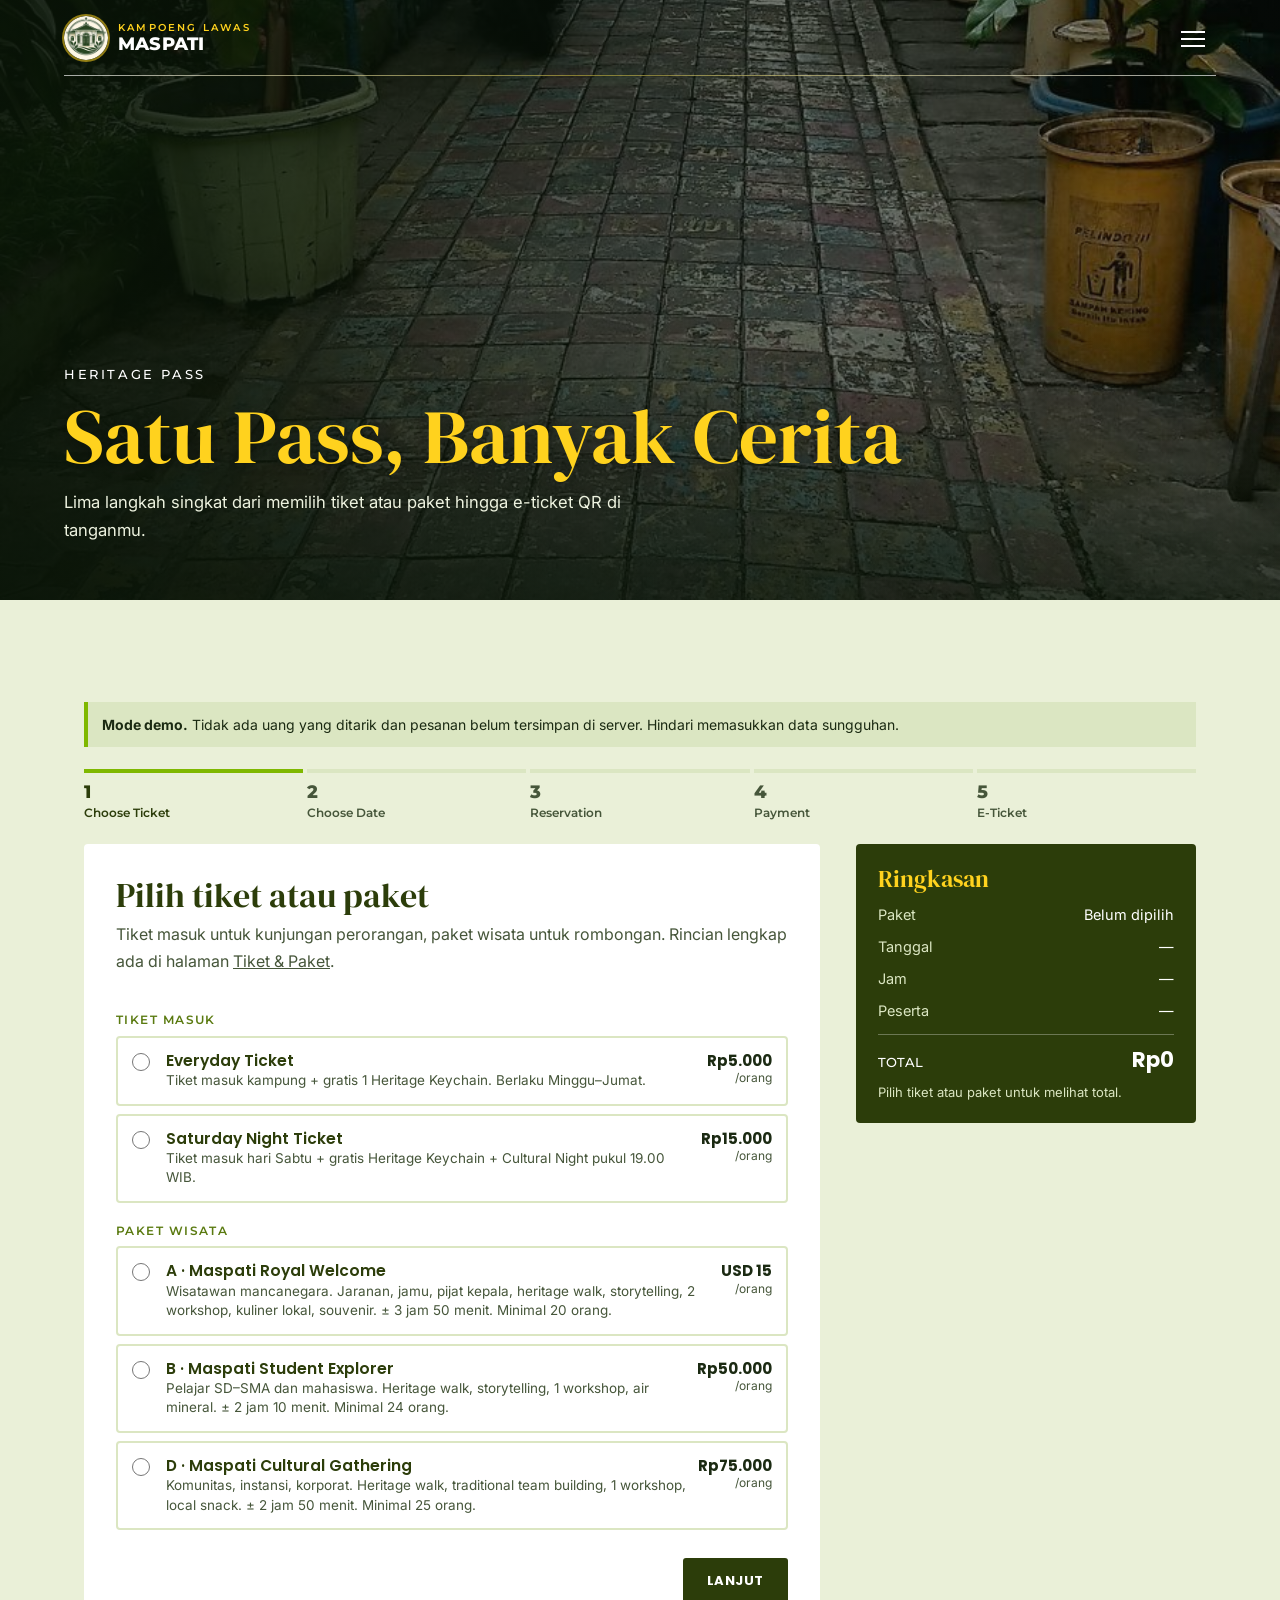
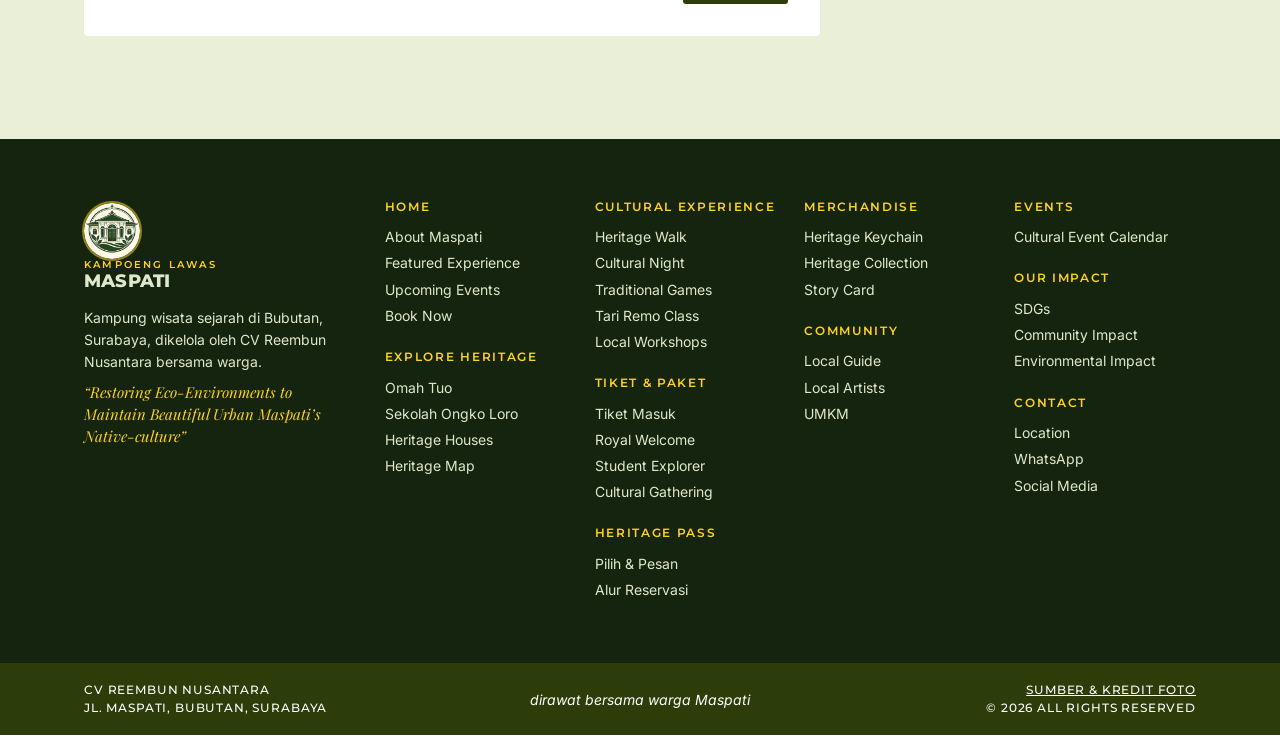
<file: pass.html>
<!doctype html>
<html lang="id">
<head>
<meta charset="utf-8">
<meta name="viewport" content="width=device-width, initial-scale=1">
<title>Heritage Pass | Kampoeng Lawas Maspati</title>
<meta name="description" content="Pesan tiket masuk dan paket wisata Kampung Lawas Maspati: pilih tiket atau paket, tanggal, reservasi, pembayaran, dan terima e-ticket QR.">
<link rel="icon" href="assets/favicon.png" type="image/png">
<link rel="apple-touch-icon" href="assets/logo.png">
<link rel="preconnect" href="https://fonts.googleapis.com">
<link rel="preconnect" href="https://fonts.gstatic.com" crossorigin>
<link href="https://fonts.googleapis.com/css2?family=DM+Serif+Display&family=Inter:ital,wght@0,400;0,600;1,400;1,500&family=Montserrat:wght@400;500;600;700;800&family=Playfair+Display:ital,wght@1,500&family=Poppins:wght@600;700;800&display=swap" rel="stylesheet">
<link rel="stylesheet" href="css/style.css">
<script>document.documentElement.classList.add("js")</script>
</head>
<body>
<a class="skip" href="#isi">Lewati ke isi</a>
<header class="site-header">
  <div class="header-in">
    <a class="brand" href="index.html" aria-label="Kampoeng Lawas Maspati, beranda"><img class="brand-logo" src="assets/logo.png" alt="" width="44" height="44"><span><small>Kampoeng Lawas</small><b>Maspati</b></span></a>
    <button class="burger" type="button" aria-label="Buka menu" aria-expanded="false" aria-controls="nav"><span></span><span></span><span></span></button>
    <nav class="nav" id="nav" aria-label="Menu utama">
      <ul class="nav-list">
        <li class="nav-item"><a class="nav-link" href="index.html">Home</a>
          <ul class="sub"><li><a href="index.html#about">About Maspati</a></li><li><a href="index.html#featured">Featured Experience</a></li><li><a href="index.html#upcoming">Upcoming Events</a></li><li><a href="index.html#book">Book Now</a></li></ul></li>
        <li class="nav-item"><a class="nav-link" href="explore.html">Explore Heritage</a>
          <ul class="sub"><li><a href="explore.html#omah-tuo">Omah Tuo</a></li><li><a href="explore.html#ongko-loro">Sekolah Ongko Loro</a></li><li><a href="explore.html#houses">Heritage Houses</a></li><li><a href="explore.html#map">Heritage Map</a></li></ul></li>
        <li class="nav-item"><a class="nav-link" href="experience.html">Cultural Experience</a>
          <ul class="sub"><li><a href="experience.html#walk">Heritage Walk</a></li><li><a href="experience.html#night">Cultural Night</a></li><li><a href="experience.html#games">Traditional Games</a></li><li><a href="experience.html#remo">Tari Remo Class</a></li><li><a href="experience.html#workshops">Local Workshops</a></li></ul></li>
        <li class="nav-item"><a class="nav-link" href="paket.html">Tiket &amp; Paket</a>
          <ul class="sub"><li><a href="paket.html#tiket">Tiket Masuk</a></li><li><a href="paket.html#royal">Royal Welcome</a></li><li><a href="paket.html#student">Student Explorer</a></li><li><a href="paket.html#gathering">Cultural Gathering</a></li></ul></li>
        <li class="nav-item"><a class="nav-link" href="pass.html" aria-current="page">Heritage Pass</a>
          <ul class="sub"><li><a href="pass.html#booking">Pilih & Pesan</a></li><li><a href="pass.html#alur">Alur Reservasi</a></li></ul></li>
        <li class="nav-item"><a class="nav-link" href="merchandise.html">Merchandise</a>
          <ul class="sub"><li><a href="merchandise.html#keychain">Heritage Keychain</a></li><li><a href="merchandise.html#collection">Heritage Collection</a></li><li><a href="merchandise.html#story">Story Card</a></li></ul></li>
        <li class="nav-item"><a class="nav-link" href="community.html">Community</a>
          <ul class="sub"><li><a href="community.html#guide">Local Guide</a></li><li><a href="community.html#artists">Local Artists</a></li><li><a href="community.html#umkm">UMKM</a></li></ul></li>
        <li class="nav-item"><a class="nav-link" href="events.html">Events</a>
          <ul class="sub"><li><a href="events.html#calendar">Cultural Event Calendar</a></li></ul></li>
        <li class="nav-item"><a class="nav-link" href="impact.html">Our Impact</a>
          <ul class="sub"><li><a href="impact.html#sdgs">SDGs</a></li><li><a href="impact.html#community">Community Impact</a></li><li><a href="impact.html#environment">Environmental Impact</a></li></ul></li>
        <li class="nav-item"><a class="nav-link" href="contact.html">Contact</a>
          <ul class="sub"><li><a href="contact.html#location">Location</a></li><li><a href="contact.html#whatsapp">WhatsApp</a></li><li><a href="contact.html#social">Social Media</a></li></ul></li>
      </ul>
    </nav>
    <a class="btn btn--lime header-cta" href="pass.html">Book Now</a>
  </div>
</header>
<main id="isi">
<section class="phero">
  <img src="assets/img/maspati-3.jpg" alt="" style="object-position:50% 62%">
  <div class="wrap phero-in">
    <div>
      <p class="eyebrow">Heritage pass</p>
      <h1>Satu Pass, Banyak Cerita</h1>
      <p class="lead">Lima langkah singkat dari memilih tiket atau paket hingga e-ticket QR di tanganmu.</p>
    </div>
    
  </div>
</section>

<section class="sec sec--sage pass-sec" id="booking"><div class="wrap">
  <p class="note no-print" style="margin-bottom:22px"><b>Mode demo.</b> Tidak ada uang yang ditarik dan pesanan belum tersimpan di server. Hindari memasukkan data sungguhan.</p>
  <ol class="steps" id="alur" aria-label="Langkah reservasi">
    <li class="on" aria-current="step"><b>1</b><span>Choose Ticket</span></li>
    <li><b>2</b><span>Choose Date</span></li>
    <li><b>3</b><span>Reservation</span></li>
    <li><b>4</b><span>Payment</span></li>
    <li><b>5</b><span>E-Ticket</span></li>
  </ol>
  <div class="pass-grid">
    <form id="pass-form" novalidate>
      <div class="pane" data-step="1">
        <h2>Pilih tiket atau paket</h2>
        <p>Tiket masuk untuk kunjungan perorangan, paket wisata untuk rombongan. Rincian lengkap ada di halaman <a href="paket.html">Tiket &amp; Paket</a>.</p>
        <div class="field" id="f-pkg" style="margin:0"><div id="pkg-list"></div><span class="err">Pilih salah satu tiket atau paket dulu.</span></div>
        <div id="pkg-extra" class="mt" hidden></div>
        <div class="pane-nav"><span></span><button type="button" class="btn btn--dark" data-next>Lanjut</button></div>
      </div>
      <div class="pane" data-step="2" hidden>
        <h2>Pilih tanggal</h2>
        <p>Tentukan hari, jam, dan jumlah peserta.</p>
        <div class="form-2">
          <div class="field" id="f-date"><label for="tanggal">Tanggal kunjungan</label><input type="date" id="tanggal" name="tanggal"><span class="err"></span><span class="hint day-note" id="date-note" hidden></span></div>
          <div class="field"><span class="lbl">Jumlah peserta</span><div class="qty"><button type="button" id="qty-minus" aria-label="Kurangi peserta">−</button><output id="qty-out" aria-live="polite">1</output><button type="button" id="qty-plus" aria-label="Tambah peserta">+</button></div><span class="hint" id="qty-hint"></span></div>
        </div>
        <div class="field" id="f-slot"><span class="lbl">Jam mulai</span><div class="slot" id="slots"></div><span class="err">Pilih jam mulai.</span></div>
        <div class="pane-nav"><button type="button" class="btn btn--ghost" data-prev>Kembali</button><button type="button" class="btn btn--dark" data-next>Lanjut</button></div>
      </div>
      <div class="pane" data-step="3" hidden>
        <h2>Data reservasi</h2>
        <p>Data ini dipakai untuk menuliskan nama di e-ticket.</p>
        <div class="field" id="f-nama"><label for="nama">Nama lengkap</label><input id="nama" name="nama" autocomplete="name"><span class="err">Tulis nama pemesan.</span></div>
        <div class="form-2">
          <div class="field" id="f-hp"><label for="hp">Nomor WhatsApp</label><input id="hp" name="hp" type="tel" inputmode="tel" autocomplete="tel" placeholder="08xxxxxxxxxx"><span class="err">Tulis nomor yang diawali 08 atau +628.</span></div>
          <div class="field" id="f-email"><label for="email">Email</label><input id="email" name="email" type="email" autocomplete="email"><span class="err">Tulis alamat email yang benar.</span></div>
        </div>
        <div class="field"><label for="catatan">Catatan (opsional)</label><textarea id="catatan" name="catatan" rows="3" placeholder="Misalnya kebutuhan kursi roda atau alergi makanan"></textarea></div>
        <div class="pane-nav"><button type="button" class="btn btn--ghost" data-prev>Kembali</button><button type="button" class="btn btn--dark" data-next>Lanjut</button></div>
      </div>
      <div class="pane" data-step="4" hidden>
        <h2>Pembayaran</h2>
        <p>Pilih cara bayar. Pada mode demo, langkah ini langsung menerbitkan tiket.</p>
        <div class="field" id="f-pay" role="radiogroup" aria-label="Cara pembayaran">
          <label class="pkg"><input type="radio" name="pay" value="qris"><span><b>QRIS</b><small>Pindai dengan aplikasi bank atau dompet digital.</small></span></label>
          <label class="pkg"><input type="radio" name="pay" value="va"><span><b>Transfer Virtual Account</b><small>Nomor pembayaran dikirim setelah reservasi.</small></span></label>
          <label class="pkg"><input type="radio" name="pay" value="tunai"><span><b>Tunai saat tiba</b><small>Bayar ke pemandu di titik kumpul.</small></span></label>
          <span class="err">Pilih cara pembayaran.</span>
        </div>
        <div class="pane-nav"><button type="button" class="btn btn--ghost" data-prev>Kembali</button><button type="button" class="btn btn--lime" data-next>Bayar &amp; terbitkan tiket</button></div>
      </div>
      <div class="pane" data-step="5" hidden>
        <p class="ok-line no-print">Reservasi berhasil dibuat</p>
        <h2 class="no-print">E-ticket kamu</h2>
        <p class="no-print">Tunjukkan QR ini kepada pemandu saat tiba di mulut gang.</p>
        <div class="ticket">
          <div class="ticket-main">
            <p class="eyebrow" style="color:var(--gold)">Heritage Pass · Kampoeng Lawas Maspati</p>
            <h3 id="t-pkg"></h3>
            <dl>
              <div><dt>Nama</dt><dd id="t-name"></dd></div>
              <div><dt>Peserta</dt><dd id="t-qty"></dd></div>
              <div><dt id="t-inc-label">Termasuk</dt><dd id="t-inc"></dd></div>
              <div><dt>Tanggal</dt><dd id="t-date"></dd></div>
              <div><dt>Jam</dt><dd id="t-slot"></dd></div>
              <div><dt>Pembayaran</dt><dd id="t-pay"></dd></div>
              <div><dt>Total</dt><dd id="t-total"></dd></div>
            </dl>
          </div>
          <div class="ticket-qr"><div id="t-qr"></div><b id="t-code"></b></div>
        </div>
        <div class="btns mt no-print">
          <button type="button" class="btn btn--dark" id="t-print">Cetak / simpan PDF</button>
          <a class="btn btn--ghost" id="t-wa" href="contact.html#whatsapp">Kirim ke WhatsApp</a>
          <button type="button" class="btn btn--ghost" id="t-new">Pesan lagi</button>
        </div>
      </div>
    </form>
    <aside class="sum" aria-label="Ringkasan pesanan">
      <h3>Ringkasan</h3>
      <dl>
        <div><dt>Paket</dt><dd id="s-pkg">Belum dipilih</dd></div>
        <div><dt>Tanggal</dt><dd id="s-date">—</dd></div>
        <div><dt>Jam</dt><dd id="s-slot">—</dd></div>
        <div><dt>Peserta</dt><dd id="s-qty">—</dd></div>
        <div id="s-inc-row" hidden><dt>Termasuk</dt><dd id="s-inc"></dd></div>
        <div id="s-ws-row" hidden><dt>Workshop</dt><dd id="s-ws"></dd></div>
      </dl>
      <div class="tot"><span>TOTAL</span><span id="s-total">Rp0</span></div>
      <p id="s-note">Pilih tiket atau paket untuk melihat total.</p>
    </aside>
  </div>
</div></section>
</main>
<footer>
  <div class="foot-map"><div class="wrap foot-grid">
    <div class="foot-brand">
      <a class="brand" href="index.html" aria-label="Beranda"><img class="brand-logo" src="assets/logo.png" alt="" width="44" height="44"><span><small>Kampoeng Lawas</small><b>Maspati</b></span></a>
      <p>Kampung wisata sejarah di Bubutan, Surabaya, dikelola oleh CV Reembun Nusantara bersama warga.</p>
      <em>“Restoring Eco-Environments to Maintain Beautiful Urban Maspati’s Native-culture”</em>
    </div>
    <div><h2>Home</h2><a href="index.html#about">About Maspati</a><a href="index.html#featured">Featured Experience</a><a href="index.html#upcoming">Upcoming Events</a><a href="index.html#book">Book Now</a><h2>Explore Heritage</h2><a href="explore.html#omah-tuo">Omah Tuo</a><a href="explore.html#ongko-loro">Sekolah Ongko Loro</a><a href="explore.html#houses">Heritage Houses</a><a href="explore.html#map">Heritage Map</a></div>
    <div><h2>Cultural Experience</h2><a href="experience.html#walk">Heritage Walk</a><a href="experience.html#night">Cultural Night</a><a href="experience.html#games">Traditional Games</a><a href="experience.html#remo">Tari Remo Class</a><a href="experience.html#workshops">Local Workshops</a><h2>Tiket &amp; Paket</h2><a href="paket.html#tiket">Tiket Masuk</a><a href="paket.html#royal">Royal Welcome</a><a href="paket.html#student">Student Explorer</a><a href="paket.html#gathering">Cultural Gathering</a><h2>Heritage Pass</h2><a href="pass.html#booking">Pilih & Pesan</a><a href="pass.html#alur">Alur Reservasi</a></div>
    <div><h2>Merchandise</h2><a href="merchandise.html#keychain">Heritage Keychain</a><a href="merchandise.html#collection">Heritage Collection</a><a href="merchandise.html#story">Story Card</a><h2>Community</h2><a href="community.html#guide">Local Guide</a><a href="community.html#artists">Local Artists</a><a href="community.html#umkm">UMKM</a></div>
    <div><h2>Events</h2><a href="events.html#calendar">Cultural Event Calendar</a><h2>Our Impact</h2><a href="impact.html#sdgs">SDGs</a><a href="impact.html#community">Community Impact</a><a href="impact.html#environment">Environmental Impact</a><h2>Contact</h2><a href="contact.html#location">Location</a><a href="contact.html#whatsapp">WhatsApp</a><a href="contact.html#social">Social Media</a></div>
  </div></div>
  <div class="foot-bar"><div class="wrap">
    <p>CV REEMBUN NUSANTARA<br>JL. MASPATI, BUBUTAN, SURABAYA</p>
    <p>dirawat bersama warga Maspati</p>
    <p><a href="credits.html">SUMBER &amp; KREDIT FOTO</a><br>© 2026 ALL RIGHTS RESERVED</p>
  </div></div>
</footer>
<script src="js/config.js"></script>
<script src="js/vendor/qrcode.js"></script>
<script src="js/booking.js"></script>
<script src="js/main.js"></script>
</body>
</html>
</file>
<file: css/style.css>
/* ==========================================================
   Kampoeng Lawas Maspati — CV Reembun Nusantara
   Palet hijau tua–muda, aksen kuning dari referensi desain.
   Font: DM Serif Display (judul), Montserrat (label),
   Poppins (subjudul), Inter (isi), Playfair Display (italik).
   ========================================================== */
:root{
  --forest-950:#0b1609; --forest-900:#14240e; --moss-800:#2c3d0a; --olive-700:#4a5c0e;
  --leaf-600:#5a7a10; --lime-500:#7fb800; --lime-300:#b5d65a; --sage-200:#dbe6c2;
  --sage-100:#eaf0d8; --sage-50:#f4f7e9; --gold:#ffd21e; --white:#fff;
  --ink:#1b2a12; --ink-soft:#46563a;
  --serif:"DM Serif Display",Georgia,serif; --label:"Montserrat",Arial,sans-serif;
  --head:"Poppins",Arial,sans-serif; --body:"Inter",Arial,sans-serif;
  --italic:"Playfair Display",Georgia,serif;
  --gutter:clamp(16px,5vw,72px); --wrap:1240px; --header:76px;
}
*,*::before,*::after{box-sizing:border-box}
html{scroll-behavior:smooth;scroll-padding-top:calc(var(--header) + 16px);-webkit-text-size-adjust:100%}
body{margin:0;background:var(--forest-950);color:var(--ink);font:400 16px/1.65 var(--body);overflow-x:hidden}
[hidden]{display:none!important}
img,svg{display:block;max-width:100%}
img{height:auto}
a{color:inherit}
h1,h2,h3,h4,p,ul,ol,figure{margin:0}
ul,ol{padding:0;list-style:none}
button,input,select,textarea{font:inherit;color:inherit}
button{cursor:pointer}
:focus-visible{outline:3px solid var(--gold);outline-offset:3px}
.skip{position:fixed;left:16px;top:-60px;z-index:200;background:var(--gold);color:var(--ink);padding:10px 16px;font-weight:600}
.skip:focus{top:12px}
.wrap{width:min(100%,var(--wrap));margin-inline:auto;padding-inline:var(--gutter)}
main{display:block}

/* ---------- tipografi ---------- */
.eyebrow{font:500 clamp(11px,1.1vw,13px)/1.5 var(--label);letter-spacing:.2em;text-transform:uppercase}
.title{font:400 clamp(32px,4.4vw,56px)/1.08 var(--serif);letter-spacing:.002em}
.title--md{font-size:clamp(26px,3vw,38px)}
.subtitle{font:700 clamp(21px,2.3vw,30px)/1.2 var(--head);letter-spacing:-.01em}
.lead{font-size:clamp(16px,1.3vw,18px);max-width:64ch}
.caption-it{font:italic 400 15px/1.5 var(--body)}
.sec-head{display:grid;gap:12px;margin-bottom:clamp(28px,4vw,48px)}
.sec-head--split{grid-template-columns:minmax(0,1fr) minmax(0,1fr);align-items:end;gap:12px 48px}
.sec-head--split .eyebrow{grid-column:1/-1}
.sec-head--split .lead{justify-self:end}

/* ---------- warna blok ---------- */
.sec{padding-block:clamp(56px,8vw,104px)}
.sec--light{background:var(--sage-50);color:var(--ink)}
.sec--sage{background:var(--sage-100);color:var(--ink)}
.sec--moss{background:var(--moss-800);color:var(--white)}
.sec--dark{background:var(--forest-950);color:var(--white)}
.sec--light .eyebrow,.sec--sage .eyebrow{color:var(--leaf-600)}
.sec--moss .eyebrow,.sec--dark .eyebrow{color:var(--gold)}
.sec--light .title,.sec--sage .title{color:var(--moss-800)}
.sec--moss .title,.sec--dark .title{color:var(--gold)}
.sec--light .lead,.sec--sage .lead{color:var(--ink-soft)}
.sec--moss .lead,.sec--dark .lead{color:var(--sage-200)}

/* ---------- tombol ---------- */
.btn{display:inline-flex;align-items:center;justify-content:center;gap:8px;min-height:46px;padding:10px 22px;border:2px solid transparent;border-radius:3px;font:700 13px/1.2 var(--head);letter-spacing:.04em;text-transform:uppercase;text-decoration:none;transition:background .2s,color .2s,border-color .2s,transform .2s}
.btn:hover{transform:translateY(-2px)}
.btn--lime{background:var(--lime-500);color:var(--forest-950)}
.btn--lime:hover{background:var(--lime-300)}
.btn--line{border-color:var(--white);color:var(--white);background:transparent}
.btn--line:hover{background:var(--white);color:var(--forest-950)}
.btn--dark{background:var(--moss-800);color:var(--white)}
.btn--dark:hover{background:var(--olive-700)}
.btn--ghost{border-color:var(--moss-800);color:var(--moss-800);background:transparent}
.btn--ghost:hover{background:var(--moss-800);color:var(--white)}

.btns{display:flex;flex-wrap:wrap;gap:12px}
.swipe{font:800 14px/1 var(--head);letter-spacing:.03em;text-transform:uppercase;text-decoration:none;display:inline-flex;gap:8px;align-items:center;min-height:32px}
.swipe::after{content:">>";transition:transform .2s}
.swipe:hover::after{transform:translateX(5px)}

/* ---------- header ---------- */
.site-header{position:fixed;inset:0 0 auto;z-index:100;color:var(--white);transition:background .25s,box-shadow .25s}
.site-header::after{content:"";position:absolute;left:var(--gutter);right:var(--gutter);bottom:0;height:1px;background:linear-gradient(90deg,#fff,#b9a93a 45%,#fff);opacity:.65;transition:opacity .25s}
.site-header.scrolled{background:linear-gradient(90deg,var(--moss-800),var(--olive-700) 62%,#5a6a0c);box-shadow:0 6px 22px rgba(0,0,0,.28)}
.site-header.scrolled::after{opacity:0}
.header-in{display:flex;align-items:center;gap:20px;min-height:var(--header);padding-inline:var(--gutter);max-width:1560px;margin-inline:auto}
.brand{display:flex;align-items:center;gap:10px;text-decoration:none;flex:none}
.brand svg{width:36px;height:36px}
.brand-logo{width:44px;height:44px;border-radius:50%;flex:none;box-shadow:0 0 0 2px rgba(255,210,30,.55)}
.foot-brand .brand-logo{width:56px;height:56px}
.brand small{display:block;font:600 10px/1.2 var(--label);letter-spacing:.22em;color:var(--gold);text-transform:uppercase}
.brand b{display:block;font:800 18px/1.15 var(--label);letter-spacing:.01em;text-transform:uppercase}
.nav{margin-left:auto}
.nav-list{display:flex;align-items:center;gap:clamp(10px,1.2vw,20px)}
.nav-item{position:relative}
.nav-link{display:block;padding:10px 0;font:400 13px/1.2 var(--body);letter-spacing:.02em;text-decoration:none;white-space:nowrap;border-bottom:2px solid transparent}
.nav-link:hover,.nav-item:focus-within>.nav-link{color:var(--gold)}
.nav-link[aria-current="page"]{border-bottom-color:var(--gold)}
.sub{position:absolute;top:100%;left:-16px;min-width:224px;padding:8px;background:var(--forest-900);border-top:3px solid var(--lime-500);box-shadow:0 14px 30px rgba(0,0,0,.4);opacity:0;visibility:hidden;transform:translateY(6px);transition:opacity .16s,transform .16s,visibility .16s}
.nav-item:hover .sub,.nav-item:focus-within .sub{opacity:1;visibility:visible;transform:none}
.nav-item:nth-last-child(-n+3) .sub{left:auto;right:-16px}
.sub a{display:block;padding:8px 10px;font-size:13.5px;line-height:1.3;text-decoration:none}
.sub a:hover,.sub a:focus{background:var(--moss-800);color:var(--gold)}
.header-cta{flex:none;min-height:40px;padding:8px 16px;font-size:12px}
.burger{display:none;margin-left:auto;width:46px;height:46px;background:none;border:0;padding:11px;color:#fff}
.burger span{display:block;height:2px;background:currentColor;margin:5px 0;transition:transform .2s,opacity .2s}
.burger[aria-expanded="true"] span:nth-child(1){transform:translateY(7px) rotate(45deg)}
.burger[aria-expanded="true"] span:nth-child(2){opacity:0}
.burger[aria-expanded="true"] span:nth-child(3){transform:translateY(-7px) rotate(-45deg)}
@media (max-width:1340px){
  .burger{display:block}
  .header-cta{display:none}
  .nav{position:fixed;inset:var(--header) 0 0;margin:0;background:var(--forest-900);overflow-y:auto;padding:12px var(--gutter) 40px;transform:translateX(100%);visibility:hidden;transition:transform .25s,visibility .25s}
  .nav.open{transform:none;visibility:visible}
  .nav-list{display:block}
  .nav-item{border-bottom:1px solid rgba(255,255,255,.14);padding-block:8px}
  .nav-link{font:600 16px/1.3 var(--head);padding:10px 0;border:0}
  .nav-link[aria-current="page"]{color:var(--gold)}
  .sub{position:static;opacity:1;visibility:visible;transform:none;box-shadow:none;background:none;border:0;padding:0 0 6px;display:grid;grid-template-columns:repeat(2,minmax(0,1fr))}
  body.nav-open{overflow:hidden}
  body.nav-open .site-header{background:var(--forest-900)}
}

/* ---------- hero beranda ---------- */
.hero{position:relative;min-height:max(100svh,640px);display:flex;flex-direction:column;justify-content:flex-end;color:var(--white);background:var(--forest-950);overflow:hidden;isolation:isolate}
.hero-panels{position:absolute;inset:0;display:flex;gap:3px;z-index:-2}
.hp{position:relative;flex:1 1 0;min-width:0;overflow:hidden;transition:flex-grow .7s cubic-bezier(.3,.7,.2,1)}
.hp.is-active{flex-grow:1.55}
.hp img{position:absolute;inset:0;width:100%;height:100%;object-fit:cover}
.hero::before{content:"";position:absolute;inset:0;z-index:-1;background:linear-gradient(90deg,rgba(9,20,7,.92) 0,rgba(9,20,7,.68) 40%,rgba(9,20,7,.12) 74%),linear-gradient(0deg,rgba(9,20,7,.8),transparent 44%),linear-gradient(180deg,rgba(9,20,7,.6),transparent 22%)}
.hero-body{padding:calc(var(--header) + 40px) var(--gutter) clamp(36px,6vh,72px);max-width:1560px;width:100%;margin-inline:auto;display:grid;grid-template-columns:minmax(0,1fr) auto;align-items:end;gap:32px}
.hero .eyebrow{max-width:46ch;line-height:1.7;margin-bottom:clamp(16px,3vh,30px)}
.hero h1{font:400 clamp(50px,7.8vw,116px)/.98 var(--serif);color:var(--gold);text-shadow:0 3px 22px rgba(0,0,0,.45)}
.hero h1 span{display:block}
.hero-sub{font:500 clamp(14px,1.7vw,21px)/1.4 var(--label);letter-spacing:.14em;text-transform:uppercase;margin:14px 0 18px 4px}
.hero-txt{max-width:50ch;margin-bottom:26px;color:#edf2df}
.hero-index{display:grid;gap:4px;justify-items:end;position:relative;padding-bottom:6px}
.hero-index button{min-height:44px;min-width:44px;display:flex;align-items:center;justify-content:flex-end;gap:10px;background:none;border:0;padding:3px 0;color:var(--white);font:600 22px/1.1 var(--label);transition:color .2s}
.hero-index button::after{content:"";width:0;height:2px;background:var(--white);transition:width .3s}
.hero-index button.on{color:var(--gold);font-size:34px;font-weight:800}
.hero-index button.on::after{width:64px}

/* tiga kolom di bawah hero */
.trio{background:linear-gradient(180deg,var(--forest-950),#0f1d0b);color:#f2f5e8;padding-block:clamp(40px,5vw,64px)}
.trio-grid{display:grid;grid-template-columns:repeat(3,minmax(0,1fr));gap:clamp(24px,5vw,72px)}
.trio h2{font:700 16px/1.3 var(--head);color:var(--gold);margin-bottom:8px}
.trio p{font-size:15px;line-height:1.6;margin-bottom:14px}

/* band hijau bergradasi */
.band{background:var(--moss-800);color:#fff;overflow:hidden;padding-bottom:clamp(40px,5vw,64px)}
.band-head{background:linear-gradient(90deg,var(--moss-800) 12%,#5b6b0c);padding-block:22px}
.band-head .wrap{display:flex;flex-wrap:wrap;justify-content:space-between;align-items:center;gap:8px 36px}
.band-head small{display:block;font:500 15px/1.2 var(--label);letter-spacing:.2em;color:var(--gold);text-transform:uppercase}
.band-head strong{font:800 clamp(22px,2.6vw,30px)/1.2 var(--label)}
.band-tag{padding-block:14px 16px;text-align:right}
.photo-strip{display:flex;gap:18px;overflow-x:auto;scroll-snap-type:x proximity;padding:0 var(--gutter) 14px;padding-left:max(var(--gutter),calc((100vw - var(--wrap))/2 + var(--gutter)));scrollbar-color:var(--lime-500) transparent}
.photo-strip figure{flex:0 0 clamp(240px,28vw,340px);scroll-snap-align:center}
.photo-strip .frame{border:4px solid #fff;aspect-ratio:3/4;overflow:hidden;background:var(--forest-900)}
.photo-strip img{width:100%;height:100%;object-fit:cover;transition:transform .6s}
.photo-strip figure:hover img{transform:scale(1.04)}
.photo-strip figcaption{text-align:center;padding-top:10px}

/* angka */
.stats{display:grid;grid-template-columns:repeat(4,minmax(0,1fr));gap:1px;background:rgba(44,61,10,.2);border-block:1px solid rgba(44,61,10,.2)}
.stat{background:var(--sage-50);padding:clamp(18px,2.4vw,28px)}
.stat b{display:block;font:400 clamp(34px,4vw,52px)/1 var(--serif);color:var(--moss-800)}
.stat span{display:block;margin-top:8px;font-size:14px;line-height:1.45;color:var(--ink-soft)}

/* kartu tempat */
.places{display:grid;grid-template-columns:repeat(4,minmax(0,1fr));gap:clamp(12px,1.6vw,20px)}
.place{position:relative;display:block;aspect-ratio:3/4.3;overflow:hidden;background:var(--forest-900);color:#fff;text-decoration:none}
.place img{position:absolute;inset:0;width:100%;height:100%;object-fit:cover;transition:transform .6s}
.place::after{content:"";position:absolute;inset:0;background:linear-gradient(0deg,#050b04 2%,rgba(5,11,4,.62) 28%,transparent 56%)}
.place:hover img{transform:scale(1.06)}
.place div{position:absolute;z-index:1;left:0;right:0;bottom:0;padding:18px 14px;text-align:center}
.place h3{font:700 clamp(17px,1.7vw,22px)/1.2 var(--head)}
.place p{font-size:13px;line-height:1.4;margin-top:4px;color:#e4ecd1}

/* blok foto gelap + kutipan */
.quote{position:relative;color:#fff;isolation:isolate;overflow:hidden;background:var(--forest-950)}
.quote>img{position:absolute;inset:0;width:100%;height:100%;object-fit:cover;z-index:-2;filter:brightness(.62) saturate(.85)}
.quote::before{content:"";position:absolute;inset:0;z-index:-1;background:linear-gradient(90deg,rgba(6,13,5,.92) 0,rgba(6,13,5,.55) 56%,rgba(6,13,5,.4)),linear-gradient(0deg,rgba(6,13,5,.7),transparent 40%)}
.quote-in{display:grid;grid-template-columns:minmax(0,1.1fr) minmax(0,.9fr);gap:32px clamp(28px,6vw,80px);align-items:center;padding-block:clamp(64px,10vw,130px)}
.quote-mark{font:400 96px/.7 var(--serif);color:var(--gold);height:44px}
.quote-txt{font-style:italic;font-size:clamp(16px,1.5vw,19px);line-height:1.55}
.quote-txt+.quote-txt{margin-top:10px}
.quote-big{font:italic 500 clamp(21px,2.6vw,30px)/1.2 var(--body)}
.quote-big em{display:block;font:italic 500 clamp(44px,6.2vw,80px)/1.1 var(--italic);margin-left:clamp(18px,3vw,40px)}

/* hero halaman dalam */
.phero{position:relative;min-height:min(74vh,600px);display:flex;align-items:flex-end;color:#fff;background:var(--forest-950);isolation:isolate;overflow:hidden}
.phero>img{position:absolute;inset:0;width:100%;height:100%;object-fit:cover;z-index:-2}
.phero::before{content:"";position:absolute;inset:0;z-index:-1;background:linear-gradient(90deg,rgba(9,20,7,.9),rgba(9,20,7,.55) 55%,rgba(9,20,7,.3)),linear-gradient(0deg,rgba(9,20,7,.7),transparent 50%)}
.phero-in{width:100%;display:grid;grid-template-columns:minmax(0,1fr) auto;gap:32px;align-items:end;padding-block:calc(var(--header) + 48px) clamp(32px,5vw,56px)}
.phero h1{font:400 clamp(40px,6vw,80px)/1.02 var(--serif);color:var(--gold);text-shadow:0 2px 18px rgba(0,0,0,.4)}
.phero .eyebrow{margin-bottom:12px}
.phero p.lead{margin-top:14px;color:#edf2df}
.pidx{display:grid;gap:4px;min-width:200px}
.pidx a{display:flex;gap:12px;align-items:baseline;justify-content:flex-end;text-decoration:none;font:400 14px/1.3 var(--body);padding:3px 0}
.pidx b{font:700 19px/1 var(--label);min-width:28px;text-align:right}
.pidx a.on,.pidx a:hover{color:var(--gold)}

/* kartu umum */
.grid-2{display:grid;grid-template-columns:repeat(2,minmax(0,1fr));gap:clamp(18px,2.4vw,28px)}
.grid-3{display:grid;grid-template-columns:repeat(3,minmax(0,1fr));gap:clamp(18px,2.4vw,28px)}
.grid-4{display:grid;grid-template-columns:repeat(4,minmax(0,1fr));gap:clamp(14px,2vw,22px)}
.card{background:#fff;color:var(--ink);border-radius:4px;overflow:hidden;display:flex;flex-direction:column;box-shadow:0 1px 0 rgba(44,61,10,.14)}
.card .ph{aspect-ratio:4/3;overflow:hidden;background:var(--sage-200)}
.card .ph img{width:100%;height:100%;object-fit:cover}
.card .bd{padding:20px;display:flex;flex-direction:column;gap:8px;flex:1}
.card h3{font:700 19px/1.25 var(--head);color:var(--moss-800)}
.card p{font-size:15px;line-height:1.55;color:var(--ink-soft)}
.card .foot{margin-top:auto;padding-top:10px}
.sec--dark .card,.sec--moss .card{background:rgba(255,255,255,.07);color:#fff;box-shadow:inset 0 0 0 1px rgba(255,255,255,.14)}
.sec--dark .card h3,.sec--moss .card h3{color:var(--gold)}
.sec--dark .card p,.sec--moss .card p{color:var(--sage-200)}
.tag{display:inline-block;align-self:flex-start;padding:3px 8px;background:var(--sage-200);color:var(--moss-800);font:600 11px/1.3 var(--label);letter-spacing:.06em;text-transform:uppercase;border-radius:2px}
.tag--gold{background:var(--gold);color:var(--forest-900)}
.price{font:700 18px/1.2 var(--head);color:var(--leaf-600)}
.price small{font:400 13px var(--body);color:var(--ink-soft)}
.sec--moss .price,.sec--dark .price{color:var(--lime-300)}
.sec--moss .price small,.sec--dark .price small{color:var(--sage-200)}
.note{font-size:14px;line-height:1.5;padding:12px 14px;background:var(--sage-200);color:var(--ink);border-left:4px solid var(--lime-500)}
.sec--moss .note,.sec--dark .note{background:rgba(255,255,255,.08);color:#eef3df}
.mt{margin-top:clamp(20px,3vw,32px)}
.check li{position:relative;padding-left:24px;margin-bottom:7px;font-size:15px;line-height:1.5}
.check li::before{content:"";position:absolute;left:2px;top:.55em;width:11px;height:6px;border:solid var(--lime-500);border-width:0 0 2px 2px;transform:rotate(-45deg)}

/* fitur foto + teks */
.feature{display:grid;grid-template-columns:minmax(0,1fr) minmax(0,1.08fr);gap:clamp(24px,5vw,68px);align-items:center}
.feature--flip>.feature-img{order:2}
.feature-img img{width:100%;aspect-ratio:4/4.3;object-fit:cover;border:4px solid #fff}
.feature-img figcaption{font:italic 14px/1.45 var(--body);margin-top:9px}
.sec--light .feature-img figcaption,.sec--sage .feature-img figcaption{color:var(--ink-soft)}
.feature-num{font:800 clamp(52px,6vw,80px)/.9 var(--label);color:var(--lime-500)}
.feature-txt{display:grid;gap:14px}
.fact{display:grid;grid-template-columns:repeat(3,minmax(0,1fr));gap:12px;margin-top:4px}
.fact div{border-top:2px solid var(--lime-500);padding-top:8px;font-size:14px;line-height:1.4}
.fact b{display:block;font:700 18px/1.2 var(--head)}

/* timeline */
.tl{display:grid;grid-auto-flow:column;grid-auto-columns:minmax(150px,1fr);overflow-x:auto;padding-bottom:14px;scrollbar-color:var(--lime-500) transparent}
.tl li{padding:0 20px 0 0;position:relative}
.tl .yr{display:block;font:400 clamp(28px,3vw,38px)/1 var(--serif);color:var(--gold);padding-bottom:16px}
.tl .ln{position:relative;display:block;height:2px;background:var(--lime-500);margin:0 -20px 16px 0}
.tl .ln::before{content:"";position:absolute;top:-5px;left:0;width:12px;height:12px;border-radius:50%;background:var(--gold)}
.tl p{font-size:14.5px;line-height:1.5;color:var(--sage-200)}

/* peta */
.map-wrap{display:grid;grid-template-columns:minmax(0,1.5fr) minmax(280px,.9fr);gap:clamp(18px,3vw,36px);align-items:stretch}
.map-svg{width:100%;height:auto;background:#e3ebcb;border:4px solid #fff}
.pin{cursor:pointer}
.pin circle{fill:var(--moss-800);stroke:#fff;stroke-width:3;transition:fill .2s}
.pin text{fill:#fff;font:700 15px var(--label);pointer-events:none}
.pin:hover circle,.pin:focus circle,.pin.on circle{fill:#b98700}
.pin:focus{outline:none}
.pin:focus-visible circle{stroke:#000}
.map-panel{background:var(--moss-800);color:#fff;padding:clamp(20px,2.4vw,28px);display:flex;flex-direction:column;gap:10px}
.map-panel h3{font:400 28px/1.1 var(--serif);color:var(--gold)}
.map-panel p{font-size:15px;line-height:1.55;color:var(--sage-200)}
.map-list{display:flex;flex-wrap:wrap;gap:8px;margin-top:auto;padding-top:12px}
.map-list button{background:rgba(255,255,255,.1);border:1px solid rgba(255,255,255,.28);color:#fff;padding:7px 10px;font-size:13px;border-radius:2px}
.map-list button.on{background:var(--gold);color:var(--forest-900);border-color:var(--gold)}

/* tab workshop */
.tabs{display:flex;flex-wrap:wrap;gap:8px;margin-bottom:20px}
.tabs button{background:transparent;color:var(--moss-800);border:2px solid var(--moss-800);padding:10px 16px;font:600 14px/1.2 var(--head);border-radius:2px}
.tabs button[aria-selected="true"]{background:var(--moss-800);color:var(--gold)}
.tabp[hidden]{display:none}

/* aturan */
.rules{display:grid;grid-template-columns:repeat(4,minmax(0,1fr));gap:20px;counter-reset:r}
.rules li{counter-increment:r;border-top:2px solid var(--gold);padding-top:12px;font-size:15px;line-height:1.5;color:var(--sage-200)}
.rules li::before{content:"0" counter(r);display:block;font:800 22px/1 var(--label);color:var(--gold);margin-bottom:8px}
.rules b{display:block;color:#fff;font:700 16px/1.3 var(--head);margin-bottom:4px}

/* tabel */
.table-wrap{overflow-x:auto;background:#fff;border-radius:4px}
table{width:100%;border-collapse:collapse;min-width:520px;font-size:15px}
th{font:600 12px/1.3 var(--label);letter-spacing:.08em;text-transform:uppercase;text-align:left;background:var(--moss-800);color:#fff;padding:12px 16px}
td{padding:12px 16px;border-bottom:1px solid var(--sage-200);vertical-align:top}
tr:last-child td{border-bottom:0}

/* event */
.ev-list{display:grid;gap:10px}
.ev{display:grid;grid-template-columns:76px minmax(0,1fr) auto;gap:16px;align-items:center;padding:14px 16px;background:#fff;border-radius:4px;color:var(--ink)}
.ev-date{text-align:center;background:var(--moss-800);color:#fff;padding:7px 4px;border-radius:3px;font:600 11px/1.2 var(--label);letter-spacing:.08em;text-transform:uppercase}
.ev-date b{display:block;font:400 28px/1 var(--serif);color:var(--gold);letter-spacing:0}
.ev h3{font:700 16.5px/1.3 var(--head);color:var(--moss-800)}
.ev p{font-size:14px;line-height:1.45;color:var(--ink-soft)}
.ev .tag{margin-bottom:4px}
.cal-grid{display:grid;grid-template-columns:minmax(0,1.15fr) minmax(0,1fr);gap:clamp(20px,3vw,40px);align-items:start}
.cal{background:#fff;padding:clamp(14px,2vw,22px);border-radius:4px}
.cal-top{display:flex;justify-content:space-between;align-items:center;margin-bottom:12px}
.cal-top h3{font:400 26px/1.1 var(--serif);color:var(--moss-800)}
.cal-top button{width:44px;height:44px;border:2px solid var(--moss-800);background:none;color:var(--moss-800);font-size:18px;border-radius:2px}
.cal-week,.cal-days{display:grid;grid-template-columns:repeat(7,minmax(0,1fr));gap:4px}
.cal-week span{text-align:center;font:600 11px/2 var(--label);color:var(--ink-soft)}
.cal-days button,.cal-days span{aspect-ratio:1;display:flex;flex-direction:column;align-items:center;justify-content:center;gap:2px;border:0;padding:0;background:var(--sage-50);border-radius:3px;font-size:14px;min-width:0;color:var(--ink)}
.cal-days span{background:none}
.cal-days button.has{background:var(--sage-200);font-weight:700}
.cal-days button.today{box-shadow:inset 0 0 0 2px var(--lime-500)}
.cal-days button.sel{background:var(--moss-800);color:#fff}
.cal-days i{width:6px;height:6px;border-radius:50%;background:var(--leaf-600)}
.cal-days i.tradisi{background:#b98700}
.cal-days button.sel i{background:var(--gold)}
.chips{display:flex;flex-wrap:wrap;gap:8px;margin-bottom:14px}
.chips button{background:none;border:1px solid var(--moss-800);color:var(--moss-800);padding:7px 13px;font-size:13px;border-radius:20px}
.chips button[aria-pressed="true"]{background:var(--moss-800);color:#fff}
.legend{display:flex;flex-wrap:wrap;gap:6px 16px;margin-top:10px;font-size:13px;color:var(--ink-soft)}
.legend i{display:inline-block;width:8px;height:8px;border-radius:50%;margin-right:6px;background:var(--leaf-600)}
.legend i.tradisi{background:#b98700}
.ev-empty{padding:18px;background:#fff;border-radius:4px;color:var(--ink-soft)}

/* heritage pass */
.pass-grid{display:grid;grid-template-columns:minmax(0,1fr) 340px;gap:clamp(20px,3vw,36px);align-items:start}
.steps{display:grid;grid-template-columns:repeat(5,minmax(0,1fr));gap:4px;margin-bottom:24px}
.steps li{font:600 12px/1.3 var(--label);color:var(--ink-soft);border-top:4px solid var(--sage-200);padding-top:8px}
.steps li b{display:block;font-size:18px;font-weight:800}
.steps li.on{color:var(--moss-800);border-color:var(--lime-500)}
.steps li.done{color:var(--leaf-600);border-color:var(--leaf-600)}
.pane{background:#fff;padding:clamp(18px,3vw,32px);border-radius:4px}
.pane[hidden]{display:none}
.pane h2{font:400 clamp(26px,3vw,34px)/1.15 var(--serif);color:var(--moss-800);margin-bottom:6px}
.pane>p{color:var(--ink-soft);margin-bottom:18px}
.pkg-group{font:600 12px/1.3 var(--label);letter-spacing:.12em;text-transform:uppercase;color:var(--leaf-600);margin:20px 0 8px}
.pkg{display:grid;grid-template-columns:22px minmax(0,1fr) auto;gap:12px;align-items:start;padding:13px 14px;border:2px solid var(--sage-200);border-radius:4px;margin-bottom:8px;cursor:pointer;transition:border-color .15s,background .15s}
.pkg:hover{border-color:var(--lime-500)}
.pkg:has(input:checked){border-color:var(--moss-800);background:var(--sage-50)}
.pkg input{width:18px;height:18px;margin:2px 0 0;accent-color:var(--moss-800)}
.pkg b{display:block;font:600 15.5px/1.3 var(--head);color:var(--moss-800)}
.pkg small{display:block;font:400 13.5px/1.45 var(--body);color:var(--ink-soft)}
.pkg .amt{font:700 15px/1.3 var(--head);white-space:nowrap;text-align:right;color:var(--ink)}
.pkg .amt small{font:400 12px var(--body)}
.field{display:grid;gap:6px;margin-bottom:16px;min-width:0}
.field label,.field .lbl{font:600 14px/1.3 var(--head);color:var(--moss-800)}
.field input,.field select,.field textarea{width:100%;min-height:46px;padding:10px 12px;background:#fff;border:2px solid var(--sage-200);border-radius:3px;color:var(--ink)}
.field input:focus,.field select:focus,.field textarea:focus{border-color:var(--leaf-600);outline:none}
.field.bad input,.field.bad select,.field.bad textarea{border-color:#b3261e}
.err{display:none;color:#b3261e;font-size:13.5px}
.field.bad .err{display:block}
.form-2{display:grid;grid-template-columns:repeat(2,minmax(0,1fr));gap:0 16px}
.slot{display:flex;flex-wrap:wrap;gap:8px}
.slot label{display:inline-flex;align-items:center;gap:7px;min-height:44px;padding:8px 12px;border:2px solid var(--sage-200);border-radius:3px;font:400 14px/1.3 var(--body);color:var(--ink);cursor:pointer}
.slot label:has(input:checked){border-color:var(--moss-800);background:var(--sage-50)}
.slot input{accent-color:var(--moss-800);margin:0;width:auto;min-height:0}
.qty{display:inline-flex;align-items:center;border:2px solid var(--sage-200);border-radius:3px;width:max-content}
.qty button{width:44px;height:44px;border:0;background:var(--sage-100);font-size:19px;color:var(--moss-800)}
.qty output{min-width:52px;text-align:center;font-weight:700}
.hint{font-size:13.5px;line-height:1.4;color:var(--ink-soft)}
.pane-nav{display:flex;justify-content:space-between;gap:12px;margin-top:20px}
.sum{position:sticky;top:calc(var(--header) + 16px);background:var(--moss-800);color:#fff;padding:22px;border-radius:4px}
.sum h3{font:400 24px/1.1 var(--serif);color:var(--gold);margin-bottom:10px}
.sum dl{margin:0;display:grid;gap:8px;font-size:14.5px}
.sum dl div{display:flex;justify-content:space-between;gap:16px}
.sum dt{color:var(--sage-200);flex:none}
.sum dd{margin:0;text-align:right;min-width:0}
.sum .tot{border-top:1px solid rgba(255,255,255,.3);margin-top:12px;padding-top:12px;display:flex;justify-content:space-between;align-items:baseline;font:700 21px/1.2 var(--head)}
.sum .tot span:first-child{font:500 13px var(--label)}
.sum p{font-size:13px;line-height:1.45;color:var(--sage-200);margin-top:10px}
.ticket{display:grid;grid-template-columns:minmax(0,1fr) 220px;background:var(--moss-800);color:#fff;border-radius:6px;overflow:hidden}
.ticket-main{padding:24px}
.ticket-main h3{font:400 28px/1.1 var(--serif);color:var(--gold);margin:6px 0 14px}
.ticket dl{margin:0;display:grid;grid-template-columns:repeat(2,minmax(0,1fr));gap:10px 16px}
.ticket dt{font:500 11px/1.3 var(--label);letter-spacing:.08em;text-transform:uppercase;color:var(--sage-200)}
.ticket dd{margin:2px 0 0;font-weight:600;font-size:15px;overflow-wrap:anywhere}
.ticket-qr{background:#fff;color:var(--ink);padding:18px;display:grid;justify-items:center;align-content:center;gap:8px;text-align:center;border-left:3px dashed var(--lime-500)}
.ticket-qr svg{width:170px;height:170px}
.ticket-qr b{font:700 14px var(--label);letter-spacing:.03em}
.ok-line{color:var(--leaf-600);font:700 14px var(--head);margin-bottom:6px}

/* merchandise */
.prod .ph{background:var(--sage-100);display:grid;place-items:center;padding:22px}
.prod .ph svg{width:100%;height:100%;max-height:210px}
.grid-2 .prod .ph{aspect-ratio:16/8}
.story{perspective:1100px;background:none;border:0;padding:0;aspect-ratio:3/4.3;text-align:left;width:100%}
.story-in{position:relative;display:block;width:100%;height:100%;transition:transform .55s;transform-style:preserve-3d}
.story[aria-pressed="true"] .story-in{transform:rotateY(180deg)}
.story-f,.story-b{position:absolute;inset:0;backface-visibility:hidden;-webkit-backface-visibility:hidden;border-radius:6px;padding:14px;display:flex;flex-direction:column;overflow:hidden}
.story-f{background:var(--moss-800);color:#fff;border:4px solid #fff;justify-content:flex-end}
.story-f img{position:absolute;inset:0;width:100%;height:100%;object-fit:cover;opacity:.8}
.story-f::after{content:"";position:absolute;inset:0;background:linear-gradient(0deg,#0b1609 6%,transparent 66%)}
.story-f span{position:relative;z-index:1;font:400 21px/1.1 var(--serif);color:var(--gold)}
.story-f small{position:relative;z-index:1;font:500 11px/1.3 var(--label);letter-spacing:.06em;margin-top:6px}
.story-b{background:var(--sage-50);color:var(--ink);transform:rotateY(180deg);border:4px solid var(--lime-500);font-size:13.5px;line-height:1.45;gap:6px}
.story-b b{font:700 14.5px/1.25 var(--head);color:var(--moss-800)}
.stories{display:grid;grid-template-columns:repeat(5,minmax(0,1fr));gap:14px}

/* SDG */
.sdg{display:grid;grid-template-columns:64px minmax(0,1fr);gap:14px;padding:18px;background:rgba(255,255,255,.07);box-shadow:inset 0 0 0 1px rgba(255,255,255,.14);border-radius:4px}
.sdg b{display:grid;place-items:center;width:64px;height:64px;background:var(--lime-500);color:var(--forest-950);font:800 26px/1 var(--label);border-radius:3px}
.sdg h3{font:700 16.5px/1.3 var(--head);color:var(--gold);margin-bottom:4px}
.sdg p{font-size:14.5px;line-height:1.5;color:var(--sage-200)}

/* FAQ & kontak */
.faq details{border-bottom:1px solid rgba(44,61,10,.22);padding:13px 0}
.faq summary{font:600 16px/1.35 var(--head);color:var(--moss-800);cursor:pointer}
.faq p{margin-top:8px;color:var(--ink-soft);font-size:15px}
.contact-card{display:grid;gap:6px;justify-items:start;padding:18px 0;border-top:2px solid var(--lime-500)}
.contact-card h3{font:700 17px/1.3 var(--head);color:var(--moss-800)}
.map-embed{width:100%;aspect-ratio:16/11;border:4px solid #fff;background:var(--sage-200);display:block}
.src-list li{padding:10px 0;border-bottom:1px solid rgba(44,61,10,.18);font-size:15px;line-height:1.5}
.src-list a{color:var(--leaf-600)}

/* CTA */
.cta{position:relative;color:#fff;background:var(--forest-950);isolation:isolate;overflow:hidden}
.cta>img{position:absolute;inset:0;width:100%;height:100%;object-fit:cover;object-position:50% 72%;z-index:-2}
.cta::before{content:"";position:absolute;inset:0;background:linear-gradient(90deg,rgba(20,36,14,.95),rgba(44,61,10,.72) 60%,rgba(44,61,10,.4));z-index:-1}
.cta .wrap{padding-block:clamp(56px,8vw,96px)}
.cta .title{color:var(--gold);max-width:17ch}
.cta p{max-width:52ch;margin:14px 0 22px;color:#eef3df}

/* footer */
.foot-map{background:var(--forest-900);color:#dfe8cd;padding-block:clamp(40px,5vw,60px)}
.foot-grid{display:grid;grid-template-columns:minmax(0,1.5fr) repeat(4,minmax(0,1fr));gap:28px}
.foot-grid h2{font:600 12px/1.3 var(--label);letter-spacing:.14em;text-transform:uppercase;color:var(--gold);margin-bottom:10px}
.foot-grid h2:not(:first-child){margin-top:20px}
.foot-grid a{text-decoration:none;font-size:14px;line-height:1.3;display:block;padding:4px 0}
.foot-grid a:hover{color:var(--gold)}
.foot-brand p{font-size:14px;line-height:1.55;margin-top:12px}
.foot-brand em{display:block;font:italic 15px/1.45 var(--italic);color:var(--gold);margin-top:10px}
.foot-bar{background:var(--moss-800);color:#fff;padding-block:18px;font:500 12px/1.5 var(--label);letter-spacing:.07em}
.foot-bar .wrap{display:grid;grid-template-columns:repeat(3,minmax(0,1fr));gap:12px;align-items:center}
.foot-bar p:nth-child(2){text-align:center;font:italic 14px/1.4 var(--body);letter-spacing:0}
.foot-bar p:nth-child(3){text-align:right}

/* animasi muncul */
.js .reveal{opacity:0;transform:translateY(20px);transition:opacity .6s,transform .6s}
.js .reveal.in{opacity:1;transform:none}

/* ---------- responsif ---------- */
/* ---------- tiket & paket ---------- */
.card--hl{box-shadow:inset 0 0 0 3px var(--gold)}
.facts{display:grid;grid-template-columns:repeat(4,minmax(0,1fr));gap:1px;margin:0 0 clamp(22px,3vw,34px);background:rgba(44,61,10,.2);border-block:1px solid rgba(44,61,10,.2)}
.facts div{background:var(--sage-50);padding:16px clamp(14px,2vw,22px)}
.facts dt{font:600 11px/1.3 var(--label);letter-spacing:.12em;text-transform:uppercase;color:var(--leaf-600)}
.facts dd{margin:6px 0 0;font:700 clamp(18px,2vw,23px)/1.2 var(--head);color:var(--moss-800)}
.facts dd small{display:block;font:400 13px/1.4 var(--body);color:var(--ink-soft);margin-top:3px}
.pk{display:grid;grid-template-columns:minmax(0,1.5fr) minmax(0,1fr);gap:clamp(22px,3.4vw,44px);align-items:start}
.pk-h{font:700 18px/1.3 var(--head);color:var(--moss-800);margin-bottom:8px}
.pk-h small{font:400 14px var(--body);color:var(--ink-soft)}
.pk .hint{margin-bottom:10px}
.pk-side{display:grid;gap:16px;justify-items:start}
.pk-box{background:#fff;border-radius:4px;padding:18px 20px;width:100%}
.pk-box p{font-size:15px;line-height:1.55;color:var(--ink-soft)}
.pk-box--addon{border-left:4px solid var(--gold)}
.ws-list{display:grid;gap:10px;margin-bottom:10px}
.ws-list li{font-size:14.5px;line-height:1.45;color:var(--ink-soft);padding-left:14px;border-left:3px solid var(--lime-500)}
.ws-list b{display:block;color:var(--moss-800);font:600 15px/1.3 var(--head)}
table.rd td:first-child{white-space:nowrap;font-weight:600;color:var(--moss-800)}
table.rd td:last-child{white-space:nowrap}
table.rd td small{display:block;font-size:13.5px;line-height:1.45;color:var(--ink-soft);margin-top:2px}
table.rd .tot-row td{background:var(--sage-100)}
table.cmp td:first-child{white-space:nowrap}
.ws-pick{display:grid;grid-template-columns:repeat(2,minmax(0,1fr));gap:8px}
.ws-pick label{display:flex;align-items:center;gap:9px;min-height:44px;padding:8px 12px;border:2px solid var(--sage-200);border-radius:3px;font:400 14px/1.3 var(--body);color:var(--ink);cursor:pointer}
.ws-pick label:has(input:checked){border-color:var(--moss-800);background:var(--sage-50)}
.field .ws-pick input,.field .pkg input{width:18px;height:18px;min-height:0;padding:0;margin:0;flex:none;accent-color:var(--moss-800)}
.field .pkg input{margin-top:2px}
.day-note{display:block;padding:9px 11px;background:#fff6cc;border-left:4px solid var(--gold);color:var(--ink)}
@media (max-width:1000px){
  .pk{grid-template-columns:minmax(0,1fr)}
  .facts{grid-template-columns:repeat(2,minmax(0,1fr))}
}
@media (max-width:520px){
  .ws-pick{grid-template-columns:minmax(0,1fr)}
}

@media (max-width:1000px){
  .places,.grid-4{grid-template-columns:repeat(2,minmax(0,1fr))}
  .grid-3{grid-template-columns:repeat(2,minmax(0,1fr))}
  .stats,.rules{grid-template-columns:repeat(2,minmax(0,1fr))}
  .pass-grid,.cal-grid,.map-wrap{grid-template-columns:minmax(0,1fr)}
  .sum{position:static}
  .stories{grid-template-columns:repeat(3,minmax(0,1fr))}
  .foot-grid{grid-template-columns:repeat(2,minmax(0,1fr))}
  .foot-brand{grid-column:1/-1}
  .sec-head--split{grid-template-columns:minmax(0,1fr)}
  .sec-head--split .lead{justify-self:start}
}
@media (max-width:760px){
  :root{--header:66px}
  .tl{grid-auto-columns:minmax(210px,1fr)}
  .grid-2 .prod .ph{aspect-ratio:4/3}
  .brand b{font-size:16px}
  .hero-panels{gap:0}
  .hp{flex:0 0 0%;transition:none}
  .hp.is-active{flex:1 1 100%}
  .hero::before{background:linear-gradient(0deg,rgba(9,20,7,.94) 8%,rgba(9,20,7,.5) 52%,rgba(9,20,7,.3)),linear-gradient(180deg,rgba(9,20,7,.6),transparent 22%)}
  .hero-body{grid-template-columns:minmax(0,1fr);gap:10px}
  .hero-index{display:flex;justify-content:flex-start;gap:14px;align-items:center;order:-1}
  .hero-index button,.hero-index button.on{font-size:16px;min-height:44px}
  .hero-index button.on::after{width:24px}
  .trio-grid,.grid-2,.grid-3,.feature,.quote-in,.foot-bar .wrap,.form-2{grid-template-columns:minmax(0,1fr)}
  .feature--flip>.feature-img{order:0}
  .phero-in{grid-template-columns:minmax(0,1fr)}
  .pidx{display:none}
  .band-tag{text-align:left}
  .foot-bar p,.foot-bar p:nth-child(2),.foot-bar p:nth-child(3){text-align:left}
  .ticket{grid-template-columns:minmax(0,1fr)}
  .ticket-qr{border-left:0;border-top:3px dashed var(--lime-500)}
  .steps span{display:none}
  .steps li.on span{display:block}
  .fact{grid-template-columns:minmax(0,1fr)}
  .ev{grid-template-columns:64px minmax(0,1fr)}
  .ev .btn{grid-column:1/-1}
}
@media (max-width:520px){
  .stories{grid-template-columns:repeat(2,minmax(0,1fr))}
  .pkg{grid-template-columns:22px minmax(0,1fr)}
  .pkg .amt{grid-column:2;text-align:left}
  .sub{grid-template-columns:minmax(0,1fr)}
  .rules{grid-template-columns:minmax(0,1fr)}
}
@media (prefers-reduced-motion:reduce){
  html{scroll-behavior:auto}
  *,*::before,*::after{transition-duration:.01ms!important;animation-duration:.01ms!important}
  .js .reveal{opacity:1;transform:none}
}
@media print{
  body{background:#fff}
  body>*:not(main),main>*:not(.pass-sec),.steps,.sum,.note,.pane-nav,.no-print{display:none!important}
  .pass-sec,.pass-grid{display:block;padding:0;background:#fff}
  .ticket{-webkit-print-color-adjust:exact;print-color-adjust:exact}
}
</file>
